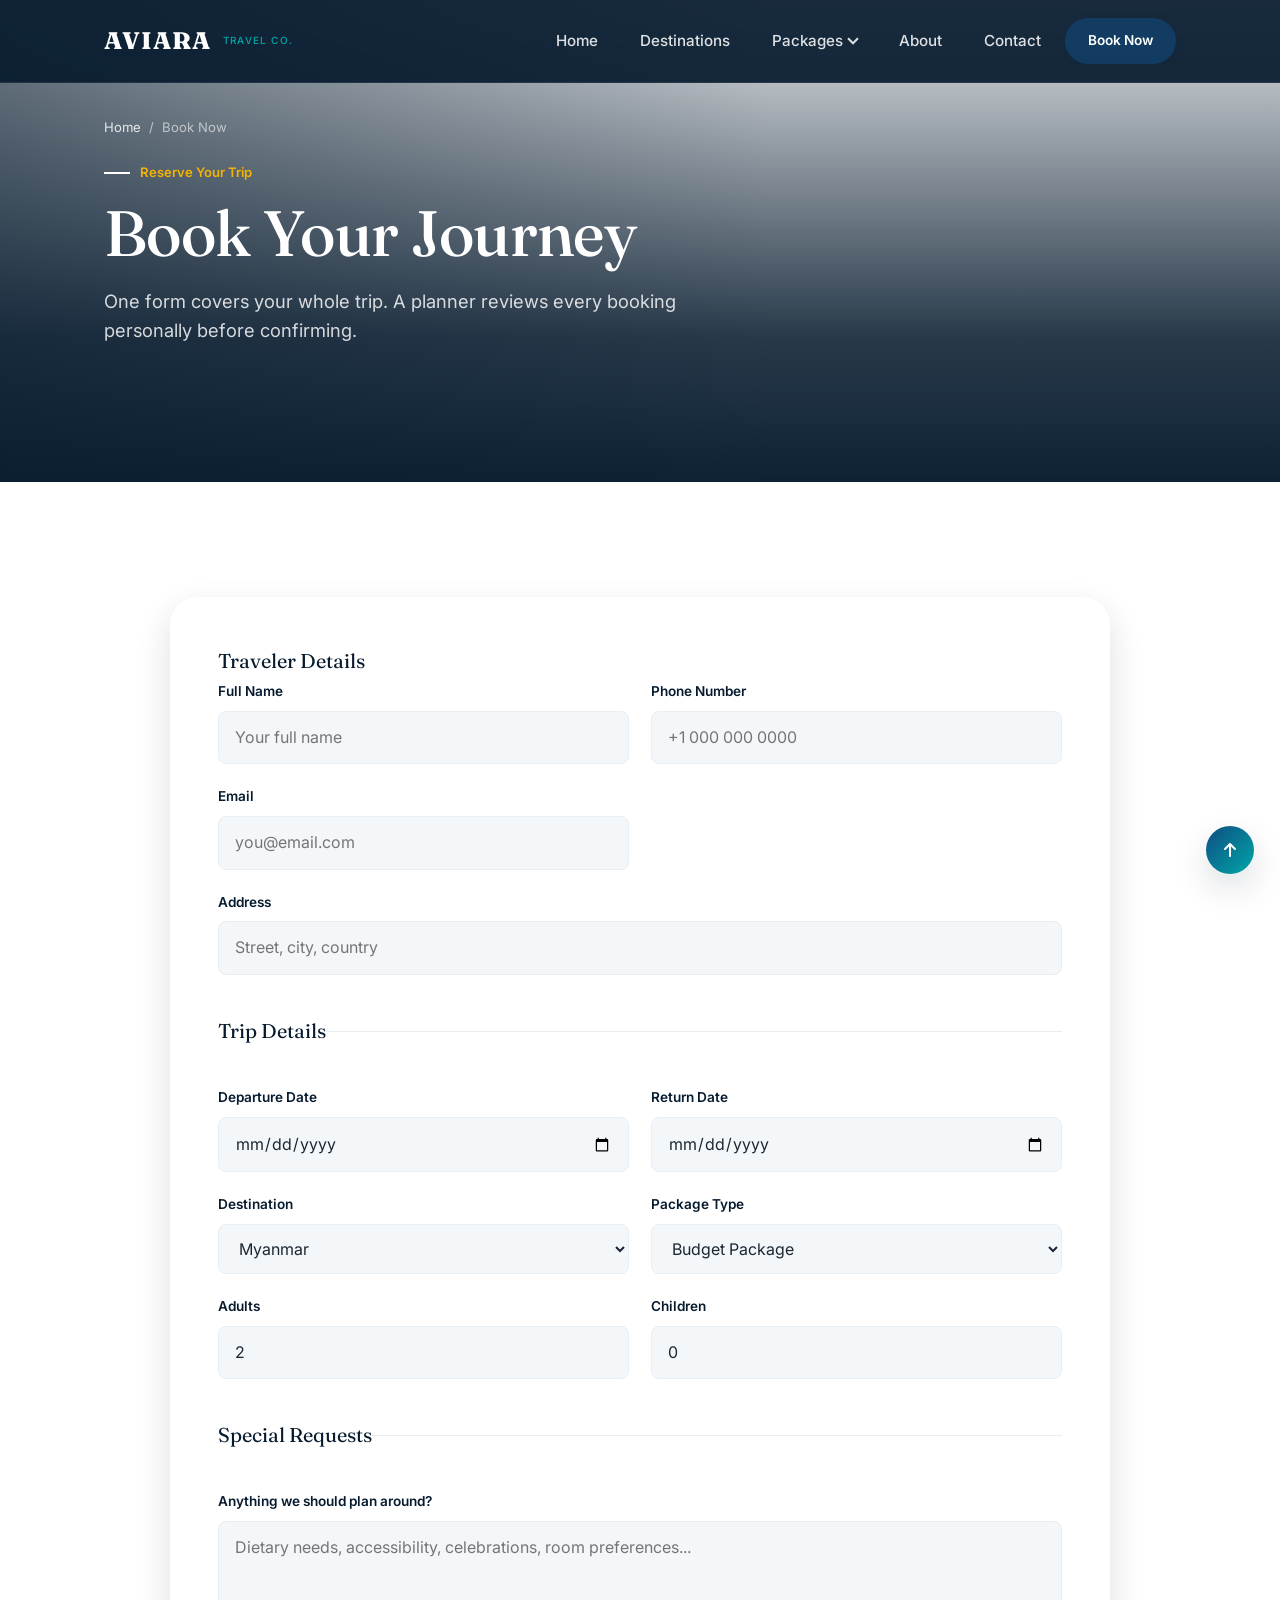
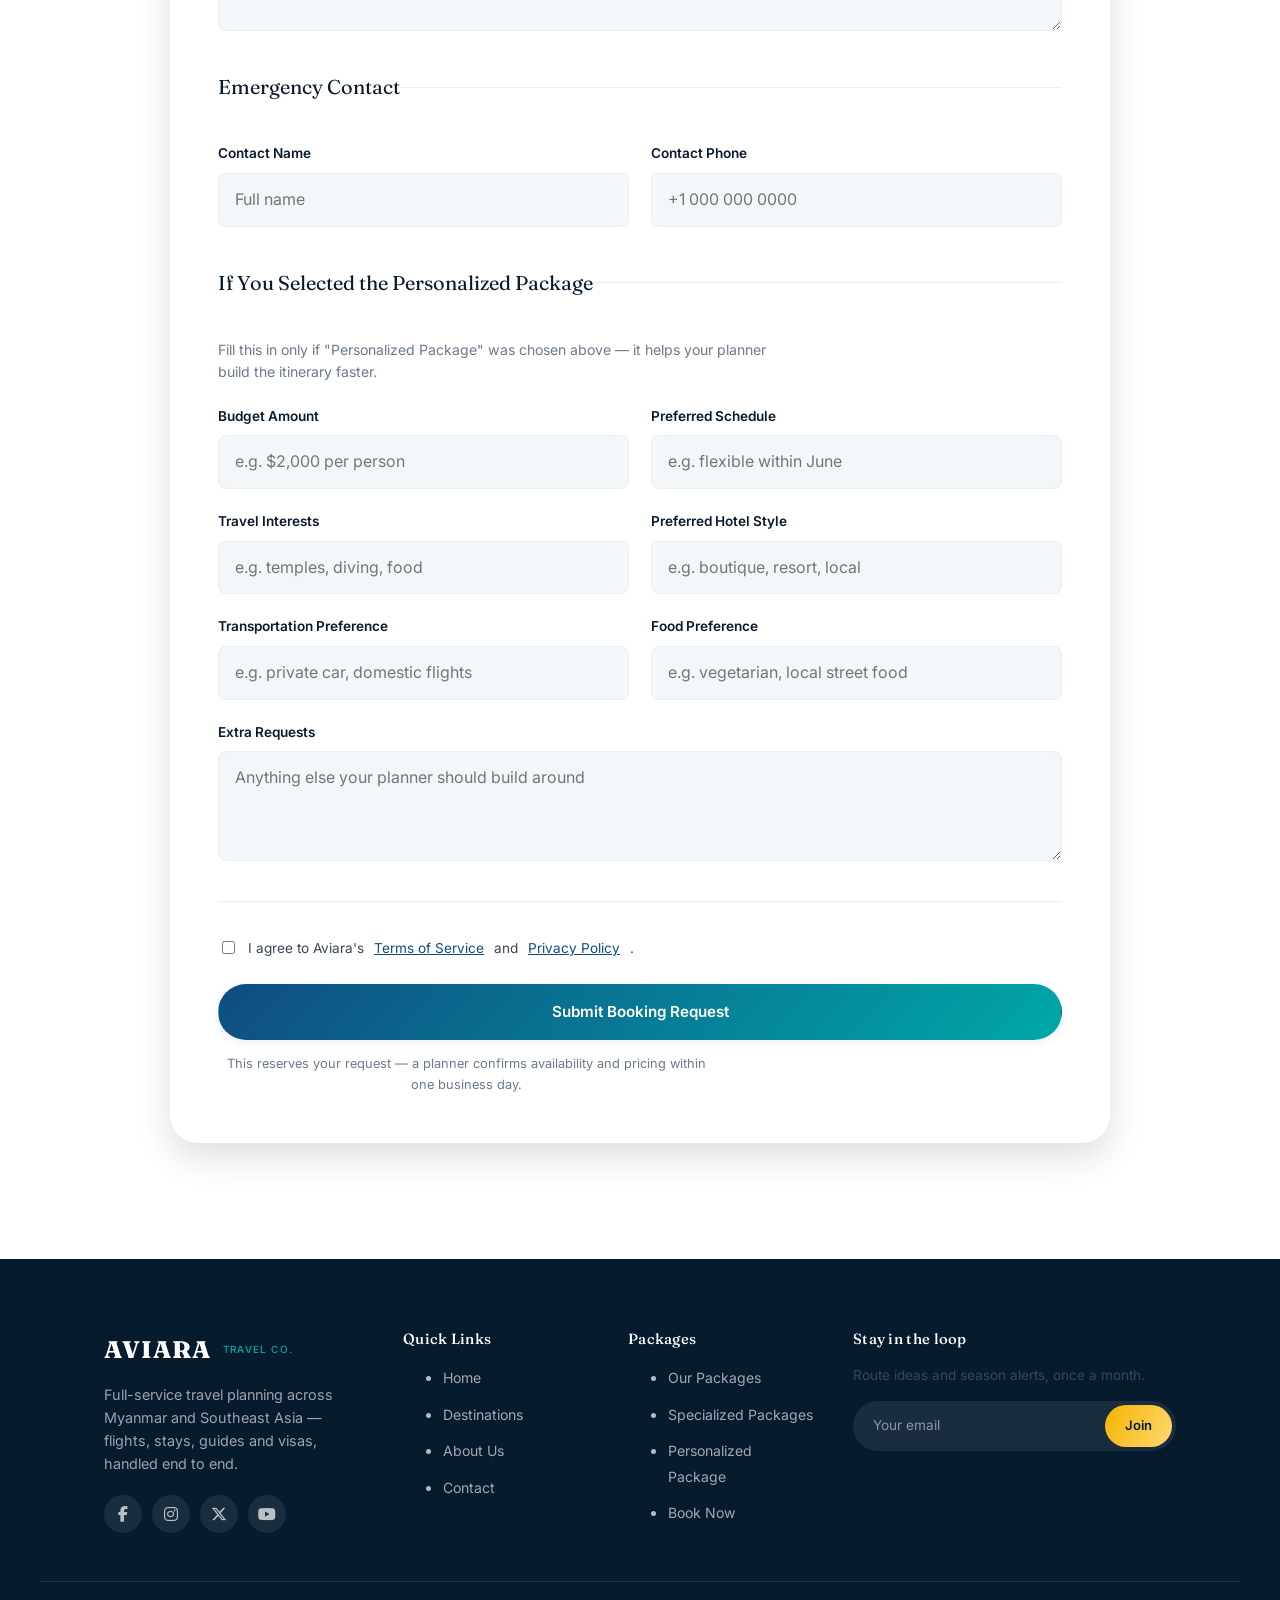
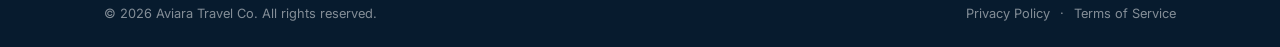
<file: booking.html>
<!DOCTYPE html>
<html lang="en">
<head>
<meta charset="UTF-8">
<meta name="viewport" content="width=device-width, initial-scale=1.0">
<title>Book Now — Aviara Travel Co.</title>
<meta name="description" content="Book your Myanmar or Southeast Asia trip with Aviara — one form, every detail covered.">
<link rel="preconnect" href="https://fonts.googleapis.com">
<link rel="stylesheet" href="https://cdnjs.cloudflare.com/ajax/libs/font-awesome/6.5.1/css/all.min.css">
<link rel="stylesheet" href="style.css">
</head>
<body>

<header class="site-header">
  <nav class="nav container">
    <a href="index.html" class="brand">AVIARA<span>Travel Co.</span></a>
    <input type="checkbox" id="nav-toggle" class="nav-toggle">
    <label for="nav-toggle" class="hamburger" aria-label="Toggle menu"><span></span><span></span><span></span></label>
    <ul class="nav-menu">
      <li><a href="index.html">Home</a></li>
      <li><a href="destinations.html">Destinations</a></li>
      <li class="has-dropdown">
        <a href="our-package.html">Packages <span class="caret"></span></a>
        <div class="dropdown">
          <a href="our-package.html"><strong>Our Packages</strong><small>Budget, Standard &amp; Exclusive tiers</small></a>
          <a href="specialized-package.html"><strong>Specialized Packages</strong><small>Adventure, honeymoon &amp; food journeys</small></a>
          <a href="personalized-package.html"><strong>Personalized Package</strong><small>Build a trip around you</small></a>
        </div>
      </li>
      <li><a href="about.html">About</a></li>
      <li><a href="contact.html">Contact</a></li>
      <li class="nav-cta is-active"><a href="booking.html" class="btn btn--gold btn--sm">Book Now</a></li>
    </ul>
  </nav>
</header>

<section class="hero hero--page" style="min-height:38vh; background-image:url('https://images.unsplash.com/photo-1488646953014-85cb44e25828?q=80&w=1800&auto=format&fit=crop');">
  <div class="container">
    <div class="hero-content">
      <div class="crumbs"><a href="index.html">Home</a> / <span>Book Now</span></div>
      <p class="eyebrow">Reserve Your Trip</p>
      <h1>Book Your Journey</h1>
      <p class="lead">One form covers your whole trip. A planner reviews every booking personally before confirming.</p>
    </div>
  </div>
</section>

<section class="section">
  <div class="container">
    <form class="form-panel" style="max-width:940px; margin-inline:auto;">

      <!-- TRAVELER DETAILS -->
      <fieldset class="form-section" style="margin-top:0; padding-top:0; border-top:none;">
        <legend>Traveler Details</legend>
        <div class="form-grid">
          <div class="field">
            <label for="bk-name">Full Name</label>
            <input type="text" id="bk-name" name="full_name" placeholder="Your full name" required>
          </div>
          <div class="field">
            <label for="bk-phone">Phone Number</label>
            <input type="tel" id="bk-phone" name="phone" placeholder="+1 000 000 0000" required>
          </div>
          <div class="field">
            <label for="bk-email">Email</label>
            <input type="email" id="bk-email" name="email" placeholder="you@email.com" required>
          </div>
          <div class="field full">
            <label for="bk-address">Address</label>
            <input type="text" id="bk-address" name="address" placeholder="Street, city, country">
          </div>
        </div>
      </fieldset>

      <!-- TRIP DETAILS -->
      <fieldset class="form-section">
        <legend>Trip Details</legend>
        <div class="form-grid">
          <div class="field">
            <label for="bk-depart">Departure Date</label>
            <input type="date" id="bk-depart" name="departure_date" required>
          </div>
          <div class="field">
            <label for="bk-return">Return Date</label>
            <input type="date" id="bk-return" name="return_date" required>
          </div>
          <div class="field">
            <label for="bk-destination">Destination</label>
            <select id="bk-destination" name="destination">
              <option>Myanmar</option>
              <option>Thailand</option>
              <option>Vietnam</option>
              <option>Singapore</option>
              <option>Malaysia</option>
              <option>Indonesia</option>
              <option>Cambodia</option>
              <option>Multi-country route</option>
            </select>
          </div>
          <div class="field">
            <label for="bk-package">Package Type</label>
            <select id="bk-package" name="package_type">
              <option>Budget Package</option>
              <option>Standard Package</option>
              <option>Exclusive Package</option>
              <option>Adventure &amp; Nature</option>
              <option>Honeymoon &amp; Couples</option>
              <option>Food &amp; Culture</option>
              <option>Personalized Package</option>
            </select>
          </div>
          <div class="field">
            <label for="bk-adults">Adults</label>
            <input type="number" id="bk-adults" name="adults" min="1" value="2">
          </div>
          <div class="field">
            <label for="bk-children">Children</label>
            <input type="number" id="bk-children" name="children" min="0" value="0">
          </div>
        </div>
      </fieldset>

      <!-- SPECIAL REQUESTS -->
      <fieldset class="form-section">
        <legend>Special Requests</legend>
        <div class="form-grid">
          <div class="field full">
            <label for="bk-requests">Anything we should plan around?</label>
            <textarea id="bk-requests" name="special_requests" placeholder="Dietary needs, accessibility, celebrations, room preferences..."></textarea>
          </div>
        </div>
      </fieldset>

      <!-- EMERGENCY CONTACT -->
      <fieldset class="form-section">
        <legend>Emergency Contact</legend>
        <div class="form-grid">
          <div class="field">
            <label for="bk-ec-name">Contact Name</label>
            <input type="text" id="bk-ec-name" name="emergency_name" placeholder="Full name">
          </div>
          <div class="field">
            <label for="bk-ec-phone">Contact Phone</label>
            <input type="tel" id="bk-ec-phone" name="emergency_phone" placeholder="+1 000 000 0000">
          </div>
        </div>
      </fieldset>

      <!-- PERSONALIZED PACKAGE ADD-ON -->
      <fieldset class="form-section">
        <legend>If You Selected the Personalized Package</legend>
        <p class="section-sub">Fill this in only if "Personalized Package" was chosen above — it helps your planner build the itinerary faster.</p>
        <div class="form-grid">
          <div class="field">
            <label for="bk-p-budget">Budget Amount</label>
            <input type="text" id="bk-p-budget" name="p_budget" placeholder="e.g. $2,000 per person">
          </div>
          <div class="field">
            <label for="bk-p-schedule">Preferred Schedule</label>
            <input type="text" id="bk-p-schedule" name="p_schedule" placeholder="e.g. flexible within June">
          </div>
          <div class="field">
            <label for="bk-p-interests">Travel Interests</label>
            <input type="text" id="bk-p-interests" name="p_interests" placeholder="e.g. temples, diving, food">
          </div>
          <div class="field">
            <label for="bk-p-hotel">Preferred Hotel Style</label>
            <input type="text" id="bk-p-hotel" name="p_hotel" placeholder="e.g. boutique, resort, local">
          </div>
          <div class="field">
            <label for="bk-p-transport">Transportation Preference</label>
            <input type="text" id="bk-p-transport" name="p_transport" placeholder="e.g. private car, domestic flights">
          </div>
          <div class="field">
            <label for="bk-p-food">Food Preference</label>
            <input type="text" id="bk-p-food" name="p_food" placeholder="e.g. vegetarian, local street food">
          </div>
          <div class="field full">
            <label for="bk-p-extra">Extra Requests</label>
            <textarea id="bk-p-extra" name="p_extra" placeholder="Anything else your planner should build around"></textarea>
          </div>
        </div>
      </fieldset>

      <!-- TERMS + SUBMIT -->
      <fieldset class="form-section">
        <label class="field-check">
          <input type="checkbox" name="terms" required>
          I agree to Aviara's <a href="#" style="color:var(--primary); text-decoration:underline;">Terms of Service</a> and <a href="#" style="color:var(--primary); text-decoration:underline;">Privacy Policy</a>.
        </label>
        <button type="submit" class="btn btn--primary btn--block" style="margin-top:24px;">Submit Booking Request</button>
        <p style="font-size:.8rem; color:var(--gray); margin-top:14px; text-align:center;">This reserves your request — a planner confirms availability and pricing within one business day.</p>
      </fieldset>

    </form>
  </div>
</section>

<footer class="site-footer">
  <div class="container footer-top">
    <div class="footer-brand">
      <a href="index.html" class="brand">AVIARA<span>Travel Co.</span></a>
      <p>Full-service travel planning across Myanmar and Southeast Asia — flights, stays, guides and visas, handled end to end.</p>
      <div class="footer-social">
        <a href="#" aria-label="Facebook"><i class="fa-brands fa-facebook-f"></i></a>
        <a href="#" aria-label="Instagram"><i class="fa-brands fa-instagram"></i></a>
        <a href="#" aria-label="X"><i class="fa-brands fa-x-twitter"></i></a>
        <a href="#" aria-label="YouTube"><i class="fa-brands fa-youtube"></i></a>
      </div>
    </div>
    <div class="footer-col">
      <h4>Quick Links</h4>
      <ul>
        <li><a href="index.html">Home</a></li>
        <li><a href="destinations.html">Destinations</a></li>
        <li><a href="about.html">About Us</a></li>
        <li><a href="contact.html">Contact</a></li>
      </ul>
    </div>
    <div class="footer-col">
      <h4>Packages</h4>
      <ul>
        <li><a href="our-package.html">Our Packages</a></li>
        <li><a href="specialized-package.html">Specialized Packages</a></li>
        <li><a href="personalized-package.html">Personalized Package</a></li>
        <li><a href="booking.html">Book Now</a></li>
      </ul>
    </div>
    <div class="footer-col">
      <h4>Stay in the loop</h4>
      <p style="font-size:.85rem; margin-bottom:14px;">Route ideas and season alerts, once a month.</p>
      <form class="newsletter">
        <label for="newsletter-email" class="sr-only" style="position:absolute; left:-9999px;">Email address</label>
        <input type="email" id="newsletter-email" placeholder="Your email">
        <button type="submit">Join</button>
      </form>
    </div>
  </div>
  <div class="container footer-bottom">
    <span>© 2026 Aviara Travel Co. All rights reserved.</span>
    <div class="flex gap-sm">
      <a href="#">Privacy Policy</a>
      <span>·</span>
      <a href="#">Terms of Service</a>
    </div>
  </div>
</footer>

<a href="#" class="back-to-top" aria-label="Back to top"><i class="fa-solid fa-arrow-up"></i></a>

</body>
</html>
</file>
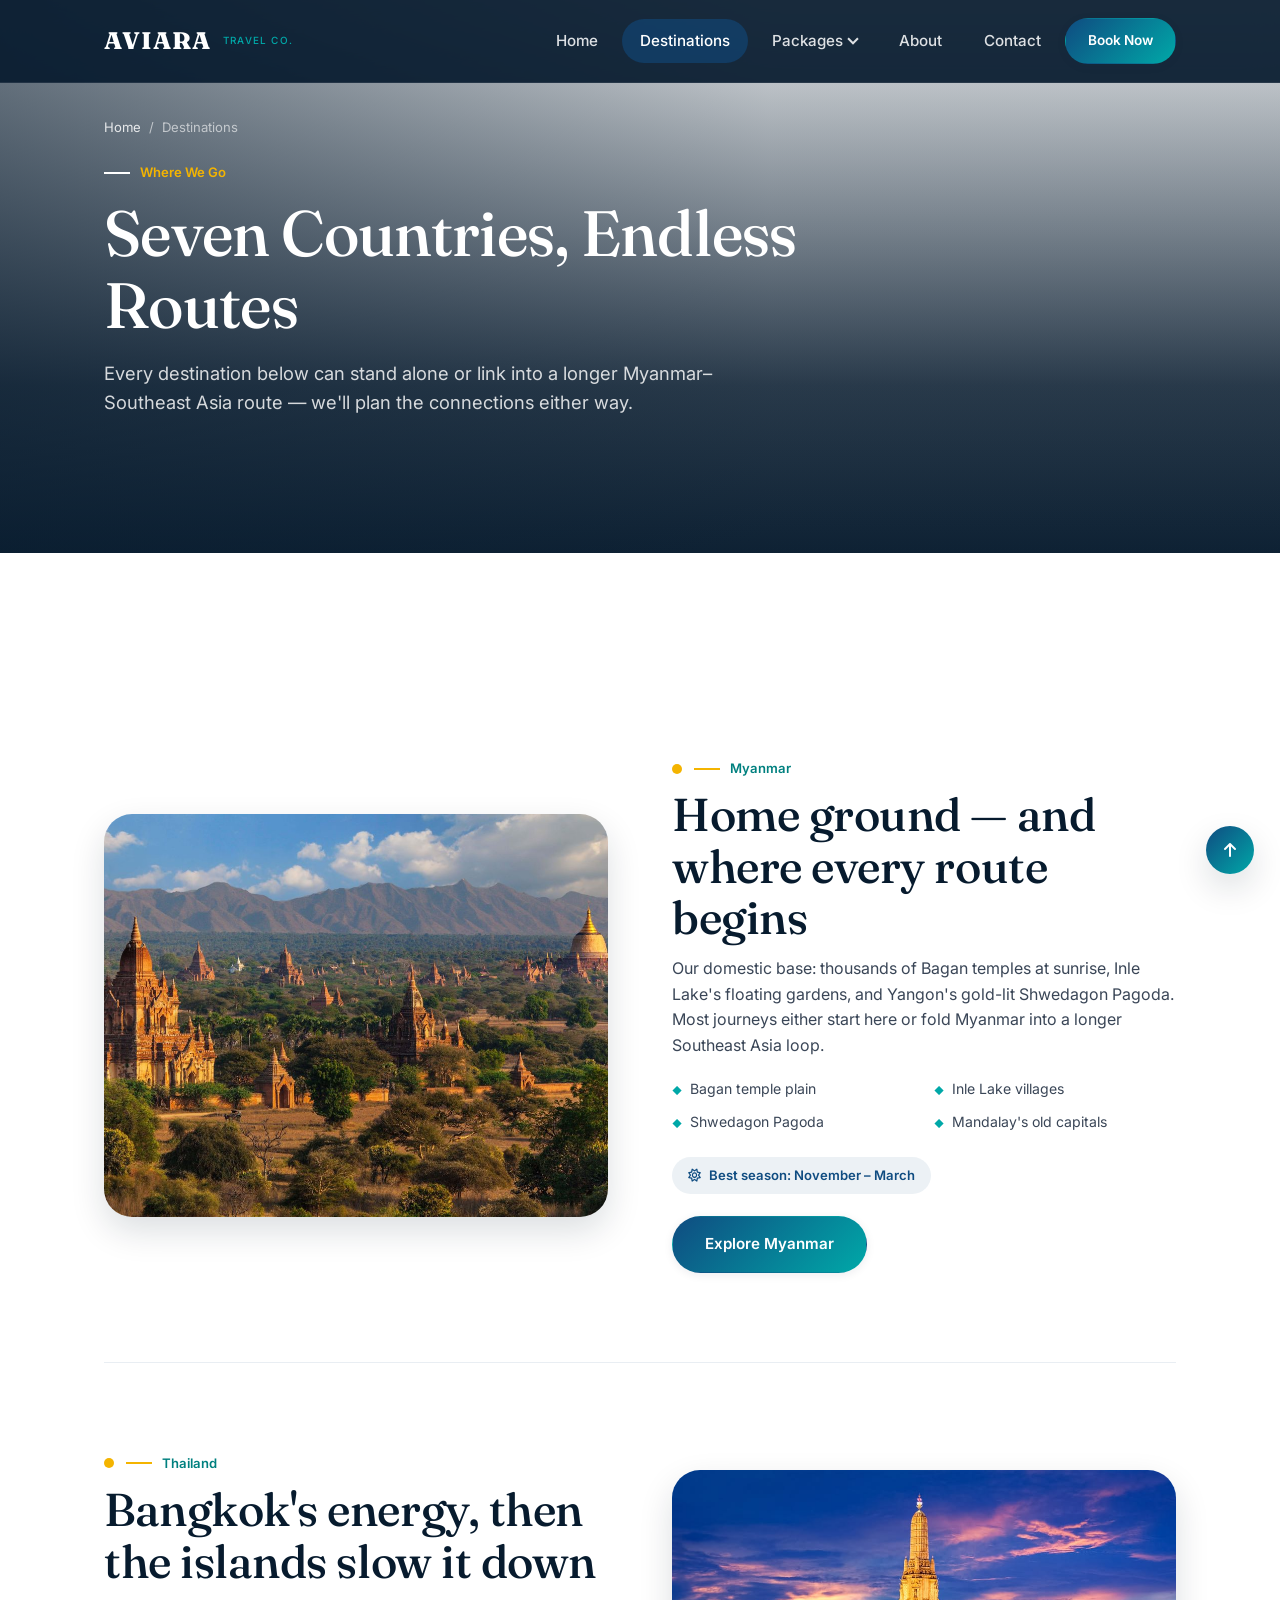
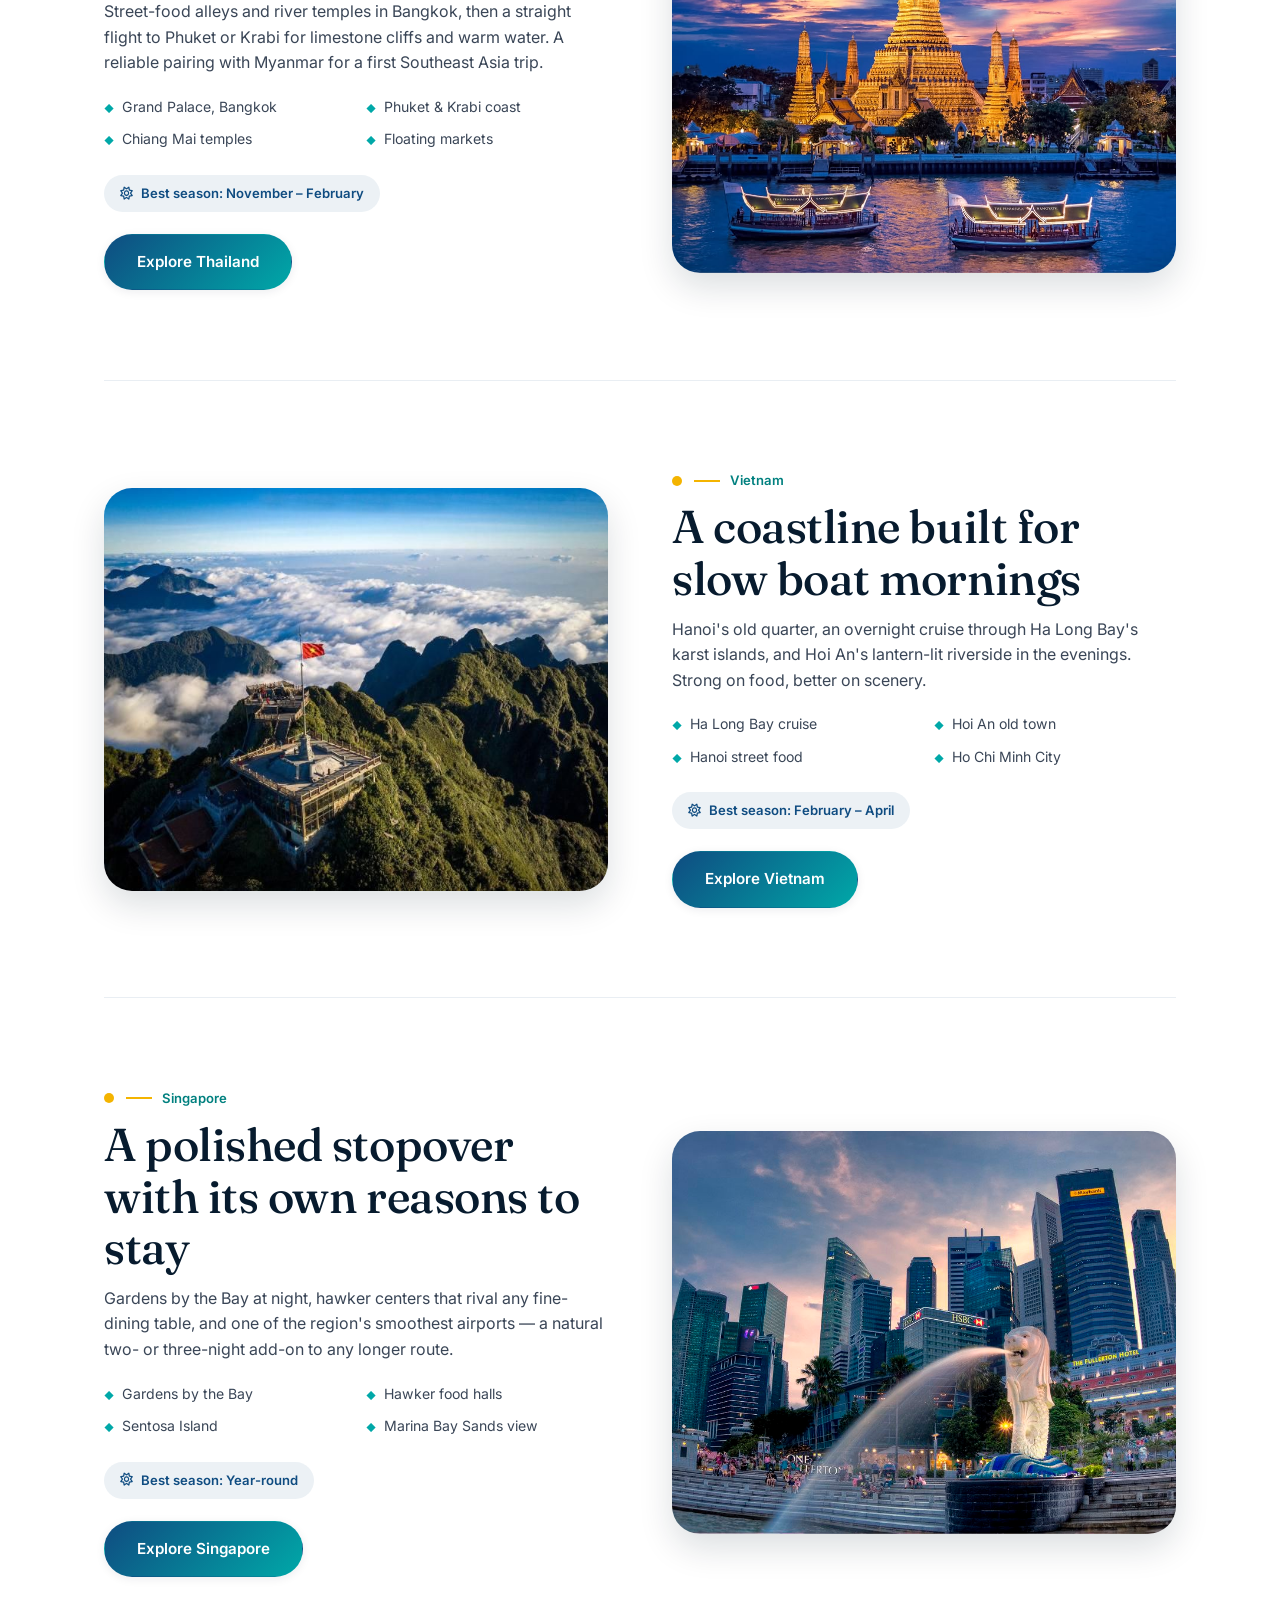
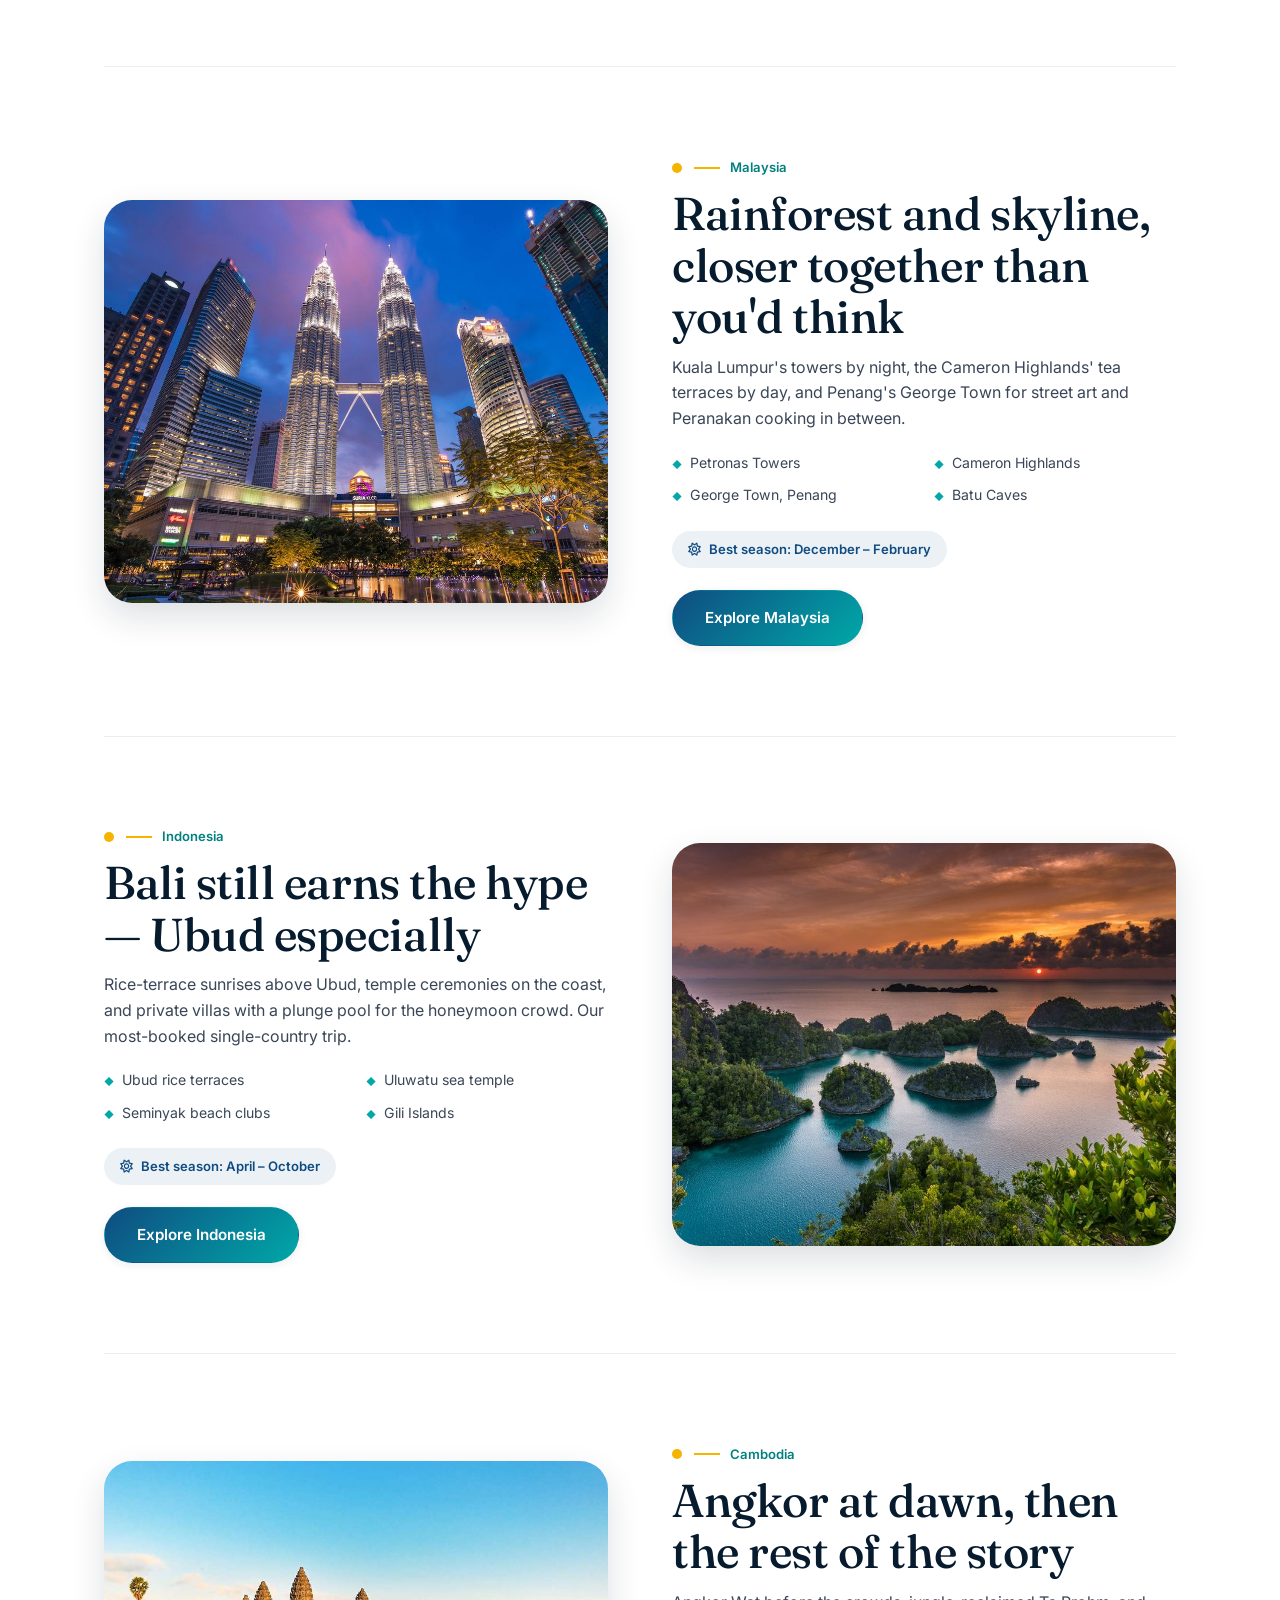
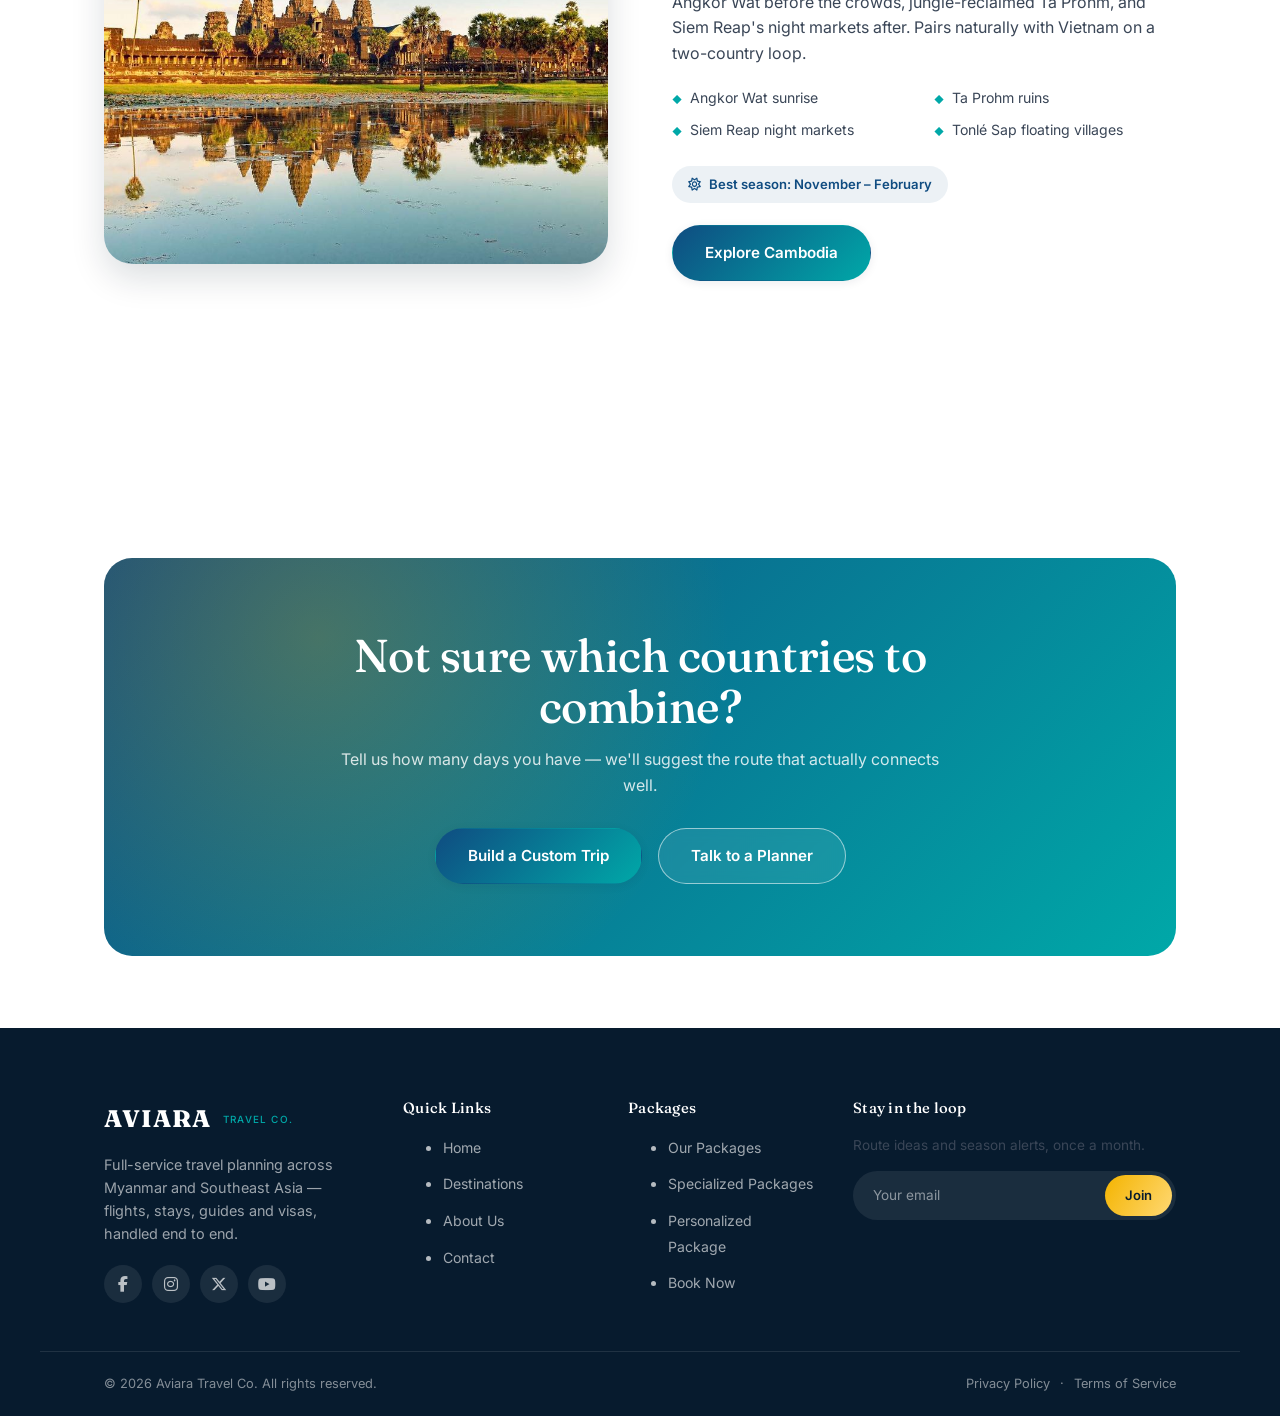
<file: destinations.html>
<!DOCTYPE html>
<html lang="en">
<head>
<meta charset="UTF-8">
<meta name="viewport" content="width=device-width, initial-scale=1.0">
<title>Destinations — Aviara Travel Co.</title>
<meta name="description" content="Seven destinations across Myanmar and Southeast Asia — highlights, attractions and the best season to visit each.">
<link rel="preconnect" href="https://fonts.googleapis.com">
<link rel="stylesheet" href="https://cdnjs.cloudflare.com/ajax/libs/font-awesome/6.5.1/css/all.min.css">
<link rel="stylesheet" href="style.css">
</head>
<body>

<header class="site-header">
  <nav class="nav container">
    <a href="index.html" class="brand">AVIARA<span>Travel Co.</span></a>
    <input type="checkbox" id="nav-toggle" class="nav-toggle">
    <label for="nav-toggle" class="hamburger" aria-label="Toggle menu"><span></span><span></span><span></span></label>
    <ul class="nav-menu">
      <li><a href="index.html">Home</a></li>
      <li class="is-active"><a href="destinations.html">Destinations</a></li>
      <li class="has-dropdown">
        <a href="our-package.html">Packages <span class="caret"></span></a>
        <div class="dropdown">
          <a href="our-package.html"><strong>Our Packages</strong><small>Budget, Standard &amp; Exclusive tiers</small></a>
          <a href="specialized-package.html"><strong>Specialized Packages</strong><small>Adventure, honeymoon &amp; food journeys</small></a>
          <a href="personalized-package.html"><strong>Personalized Package</strong><small>Build a trip around you</small></a>
        </div>
      </li>
      <li><a href="about.html">About</a></li>
      <li><a href="contact.html">Contact</a></li>
      <li class="nav-cta"><a href="booking.html" class="btn btn--gold btn--sm">Book Now</a></li>
    </ul>
  </nav>
</header>

<section class="hero hero--page" style="background-image:url('https://images.unsplash.com/photo-1552733407-5d5c46c3bb3b?q=80&w=1800&auto=format&fit=crop');">
  <div class="container">
    <div class="hero-content">
      <div class="crumbs"><a href="index.html">Home</a> / <span>Destinations</span></div>
      <p class="eyebrow">Where We Go</p>
      <h1>Seven Countries, Endless Routes</h1>
      <p class="lead">Every destination below can stand alone or link into a longer Myanmar–Southeast Asia route — we'll plan the connections either way.</p>
    </div>
  </div>
</section>

<section class="section">
  <div class="container">

    <!-- MYANMAR -->
    <div class="dest-block" id="myanmar">
      <div class="dest-media"><img src="image/dest.jpg" alt="Hot air balloons over Bagan temples, Myanmar"></div>
      <div class="dest-info">
        <div class="country-name"><span class="flag-dot"></span><p class="eyebrow" style="margin:0;">Myanmar</p></div>
        <h2>Home ground — and where every route begins</h2>
        <p style="margin-top:12px;">Our domestic base: thousands of Bagan temples at sunrise, Inle Lake's floating gardens, and Yangon's gold-lit Shwedagon Pagoda. Most journeys either start here or fold Myanmar into a longer Southeast Asia loop.</p>
        <ul class="highlight-list">
          <li>Bagan temple plain</li><li>Inle Lake villages</li>
          <li>Shwedagon Pagoda</li><li>Mandalay's old capitals</li>
        </ul>
        <span class="season"><i class="fa-regular fa-sun"></i> Best season: November – March</span><br>
        <a href="myanmar.html" class="btn btn--primary">Explore Myanmar</a>
      </div>
    </div>

    <!-- THAILAND -->
    <div class="dest-block is-reverse" id="thailand">
      <div class="dest-media"><img src="image/dest1.jpg" alt="Longtail boats in Phuket, Thailand"></div>
      <div class="dest-info">
        <div class="country-name"><span class="flag-dot"></span><p class="eyebrow" style="margin:0;">Thailand</p></div>
        <h2>Bangkok's energy, then the islands slow it down</h2>
        <p style="margin-top:12px;">Street-food alleys and river temples in Bangkok, then a straight flight to Phuket or Krabi for limestone cliffs and warm water. A reliable pairing with Myanmar for a first Southeast Asia trip.</p>
        <ul class="highlight-list">
          <li>Grand Palace, Bangkok</li><li>Phuket &amp; Krabi coast</li>
          <li>Chiang Mai temples</li><li>Floating markets</li>
        </ul>
        <span class="season"><i class="fa-regular fa-sun"></i> Best season: November – February</span><br>
        <a href="thailand.html" class="btn btn--primary">Explore Thailand</a>
      </div>
    </div>

    <!-- VIETNAM -->
    <div class="dest-block" id="vietnam">
      <div class="dest-media"><img src="image/dest2.jpg" alt="Limestone karsts of Ha Long Bay, Vietnam"></div>
      <div class="dest-info">
        <div class="country-name"><span class="flag-dot"></span><p class="eyebrow" style="margin:0;">Vietnam</p></div>
        <h2>A coastline built for slow boat mornings</h2>
        <p style="margin-top:12px;">Hanoi's old quarter, an overnight cruise through Ha Long Bay's karst islands, and Hoi An's lantern-lit riverside in the evenings. Strong on food, better on scenery.</p>
        <ul class="highlight-list">
          <li>Ha Long Bay cruise</li><li>Hoi An old town</li>
          <li>Hanoi street food</li><li>Ho Chi Minh City</li>
        </ul>
        <span class="season"><i class="fa-regular fa-sun"></i> Best season: February – April</span><br>
        <a href="vietnam.html" class="btn btn--primary">Explore Vietnam</a>
      </div>
    </div>

    <!-- SINGAPORE -->
    <div class="dest-block is-reverse" id="singapore">
      <div class="dest-media"><img src="image/dest3.jpg" alt="Marina Bay skyline in Singapore"></div>
      <div class="dest-info">
        <div class="country-name"><span class="flag-dot"></span><p class="eyebrow" style="margin:0;">Singapore</p></div>
        <h2>A polished stopover with its own reasons to stay</h2>
        <p style="margin-top:12px;">Gardens by the Bay at night, hawker centers that rival any fine-dining table, and one of the region's smoothest airports — a natural two- or three-night add-on to any longer route.</p>
        <ul class="highlight-list">
          <li>Gardens by the Bay</li><li>Hawker food halls</li>
          <li>Sentosa Island</li><li>Marina Bay Sands view</li>
        </ul>
        <span class="season"><i class="fa-regular fa-sun"></i> Best season: Year-round</span><br>
        <a href="singapore.html" class="btn btn--primary">Explore Singapore</a>
      </div>
    </div>

    <!-- MALAYSIA -->
    <div class="dest-block" id="malaysia">
      <div class="dest-media"><img src="image/dest4.jpg" alt="Petronas Towers in Kuala Lumpur, Malaysia"></div>
      <div class="dest-info">
        <div class="country-name"><span class="flag-dot"></span><p class="eyebrow" style="margin:0;">Malaysia</p></div>
        <h2>Rainforest and skyline, closer together than you'd think</h2>
        <p style="margin-top:12px;">Kuala Lumpur's towers by night, the Cameron Highlands' tea terraces by day, and Penang's George Town for street art and Peranakan cooking in between.</p>
        <ul class="highlight-list">
          <li>Petronas Towers</li><li>Cameron Highlands</li>
          <li>George Town, Penang</li><li>Batu Caves</li>
        </ul>
        <span class="season"><i class="fa-regular fa-sun"></i> Best season: December – February</span><br>
        <a href="malaysia.html" class="btn btn--primary">Explore Malaysia</a>
      </div>
    </div>

    <!-- INDONESIA -->
    <div class="dest-block is-reverse" id="indonesia">
      <div class="dest-media"><img src="image/dest5.jpg" alt="Rice terraces in Ubud, Bali, Indonesia"></div>
      <div class="dest-info">
        <div class="country-name"><span class="flag-dot"></span><p class="eyebrow" style="margin:0;">Indonesia</p></div>
        <h2>Bali still earns the hype — Ubud especially</h2>
        <p style="margin-top:12px;">Rice-terrace sunrises above Ubud, temple ceremonies on the coast, and private villas with a plunge pool for the honeymoon crowd. Our most-booked single-country trip.</p>
        <ul class="highlight-list">
          <li>Ubud rice terraces</li><li>Uluwatu sea temple</li>
          <li>Seminyak beach clubs</li><li>Gili Islands</li>
        </ul>
        <span class="season"><i class="fa-regular fa-sun"></i> Best season: April – October</span><br>
        <a href="indonesia.html" class="btn btn--primary">Explore Indonesia</a>
      </div>
    </div>

    <!-- CAMBODIA -->
    <div class="dest-block" id="cambodia">
      <div class="dest-media"><img src="image/dest6.jpg" alt="Angkor Wat temple at sunrise, Cambodia"></div>
      <div class="dest-info">
        <div class="country-name"><span class="flag-dot"></span><p class="eyebrow" style="margin:0;">Cambodia</p></div>
        <h2>Angkor at dawn, then the rest of the story</h2>
        <p style="margin-top:12px;">Angkor Wat before the crowds, jungle-reclaimed Ta Prohm, and Siem Reap's night markets after. Pairs naturally with Vietnam on a two-country loop.</p>
        <ul class="highlight-list">
          <li>Angkor Wat sunrise</li><li>Ta Prohm ruins</li>
          <li>Siem Reap night markets</li><li>Tonlé Sap floating villages</li>
        </ul>
        <span class="season"><i class="fa-regular fa-sun"></i> Best season: November – February</span><br>
        <a href="cambodia.html" class="btn btn--primary">Explore Cambodia</a>
      </div>
    </div>

  </div>
</section>

<section class="section section--tight">
  <div class="container">
    <div class="cta-band">
      <h2>Not sure which countries to combine?</h2>
      <p>Tell us how many days you have — we'll suggest the route that actually connects well.</p>
      <div class="hero-actions">
        <a href="personalized-package.html" class="btn btn--gold">Build a Custom Trip</a>
        <a href="contact.html" class="btn btn--ghost">Talk to a Planner</a>
      </div>
    </div>
  </div>
</section>

<footer class="site-footer">
  <div class="container footer-top">
    <div class="footer-brand">
      <a href="index.html" class="brand">AVIARA<span>Travel Co.</span></a>
      <p>Full-service travel planning across Myanmar and Southeast Asia — flights, stays, guides and visas, handled end to end.</p>
      <div class="footer-social">
        <a href="#" aria-label="Facebook"><i class="fa-brands fa-facebook-f"></i></a>
        <a href="#" aria-label="Instagram"><i class="fa-brands fa-instagram"></i></a>
        <a href="#" aria-label="X"><i class="fa-brands fa-x-twitter"></i></a>
        <a href="#" aria-label="YouTube"><i class="fa-brands fa-youtube"></i></a>
      </div>
    </div>
    <div class="footer-col">
      <h4>Quick Links</h4>
      <ul>
        <li><a href="index.html">Home</a></li>
        <li><a href="destinations.html">Destinations</a></li>
        <li><a href="about.html">About Us</a></li>
        <li><a href="contact.html">Contact</a></li>
      </ul>
    </div>
    <div class="footer-col">
      <h4>Packages</h4>
      <ul>
        <li><a href="our-package.html">Our Packages</a></li>
        <li><a href="specialized-package.html">Specialized Packages</a></li>
        <li><a href="personalized-package.html">Personalized Package</a></li>
        <li><a href="booking.html">Book Now</a></li>
      </ul>
    </div>
    <div class="footer-col">
      <h4>Stay in the loop</h4>
      <p style="font-size:.85rem; margin-bottom:14px;">Route ideas and season alerts, once a month.</p>
      <form class="newsletter">
        <label for="newsletter-email" class="sr-only" style="position:absolute; left:-9999px;">Email address</label>
        <input type="email" id="newsletter-email" placeholder="Your email">
        <button type="submit">Join</button>
      </form>
    </div>
  </div>
  <div class="container footer-bottom">
    <span>© 2026 Aviara Travel Co. All rights reserved.</span>
    <div class="flex gap-sm">
      <a href="#">Privacy Policy</a>
      <span>·</span>
      <a href="#">Terms of Service</a>
    </div>
  </div>
</footer>

<a href="#" class="back-to-top" aria-label="Back to top"><i class="fa-solid fa-arrow-up"></i></a>

</body>
</html>
</file>
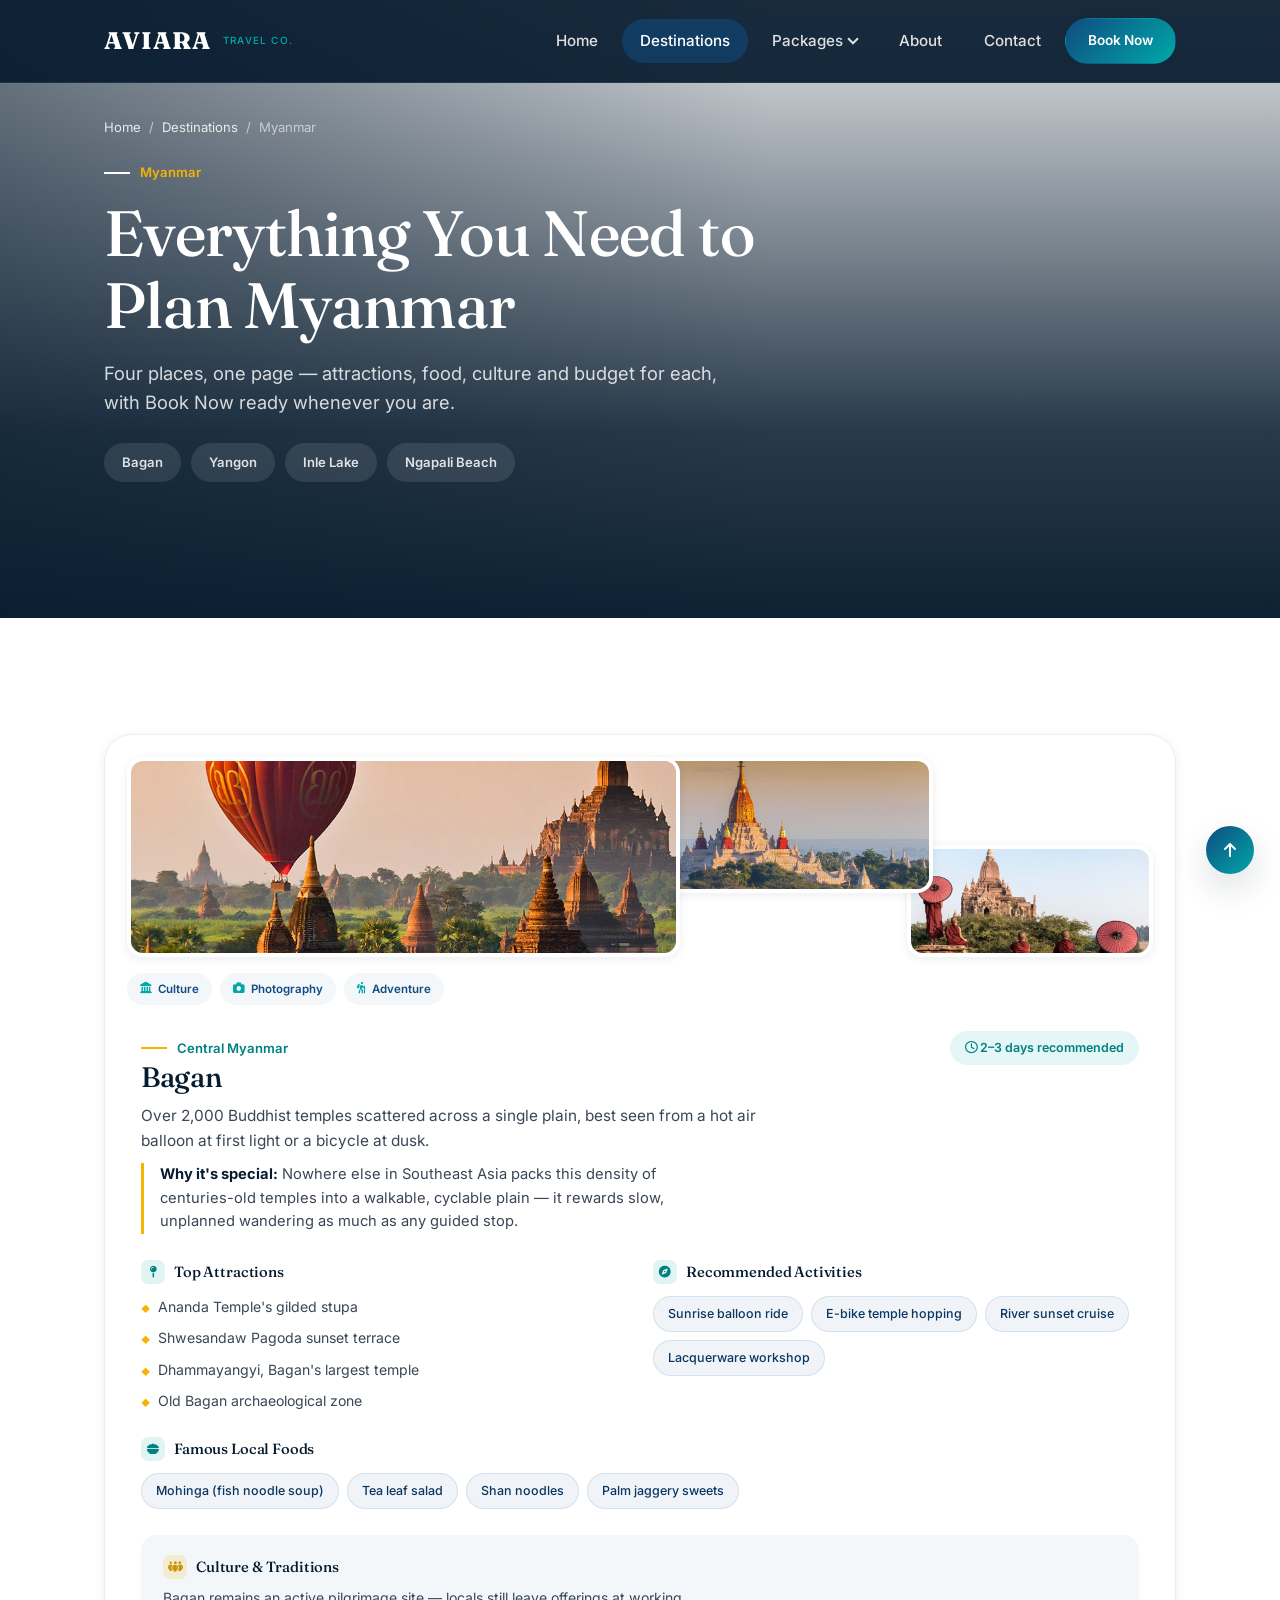
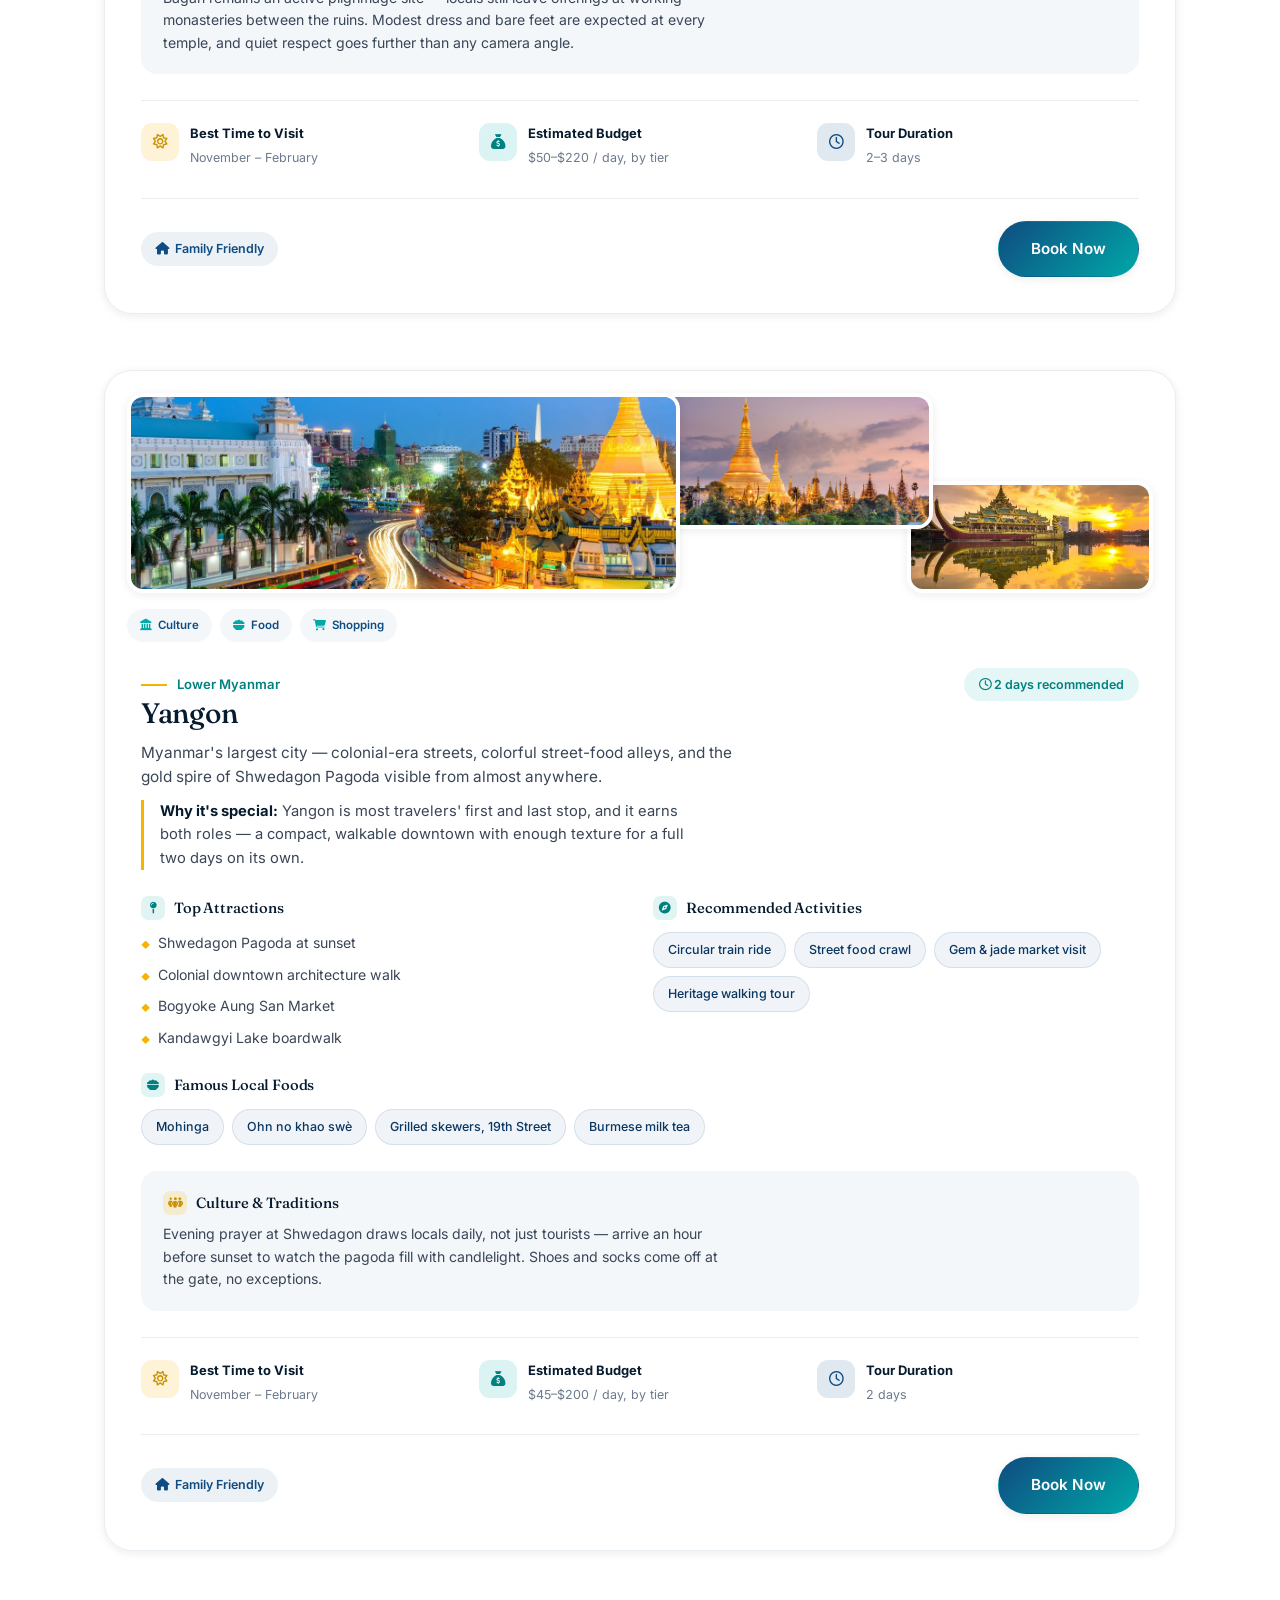
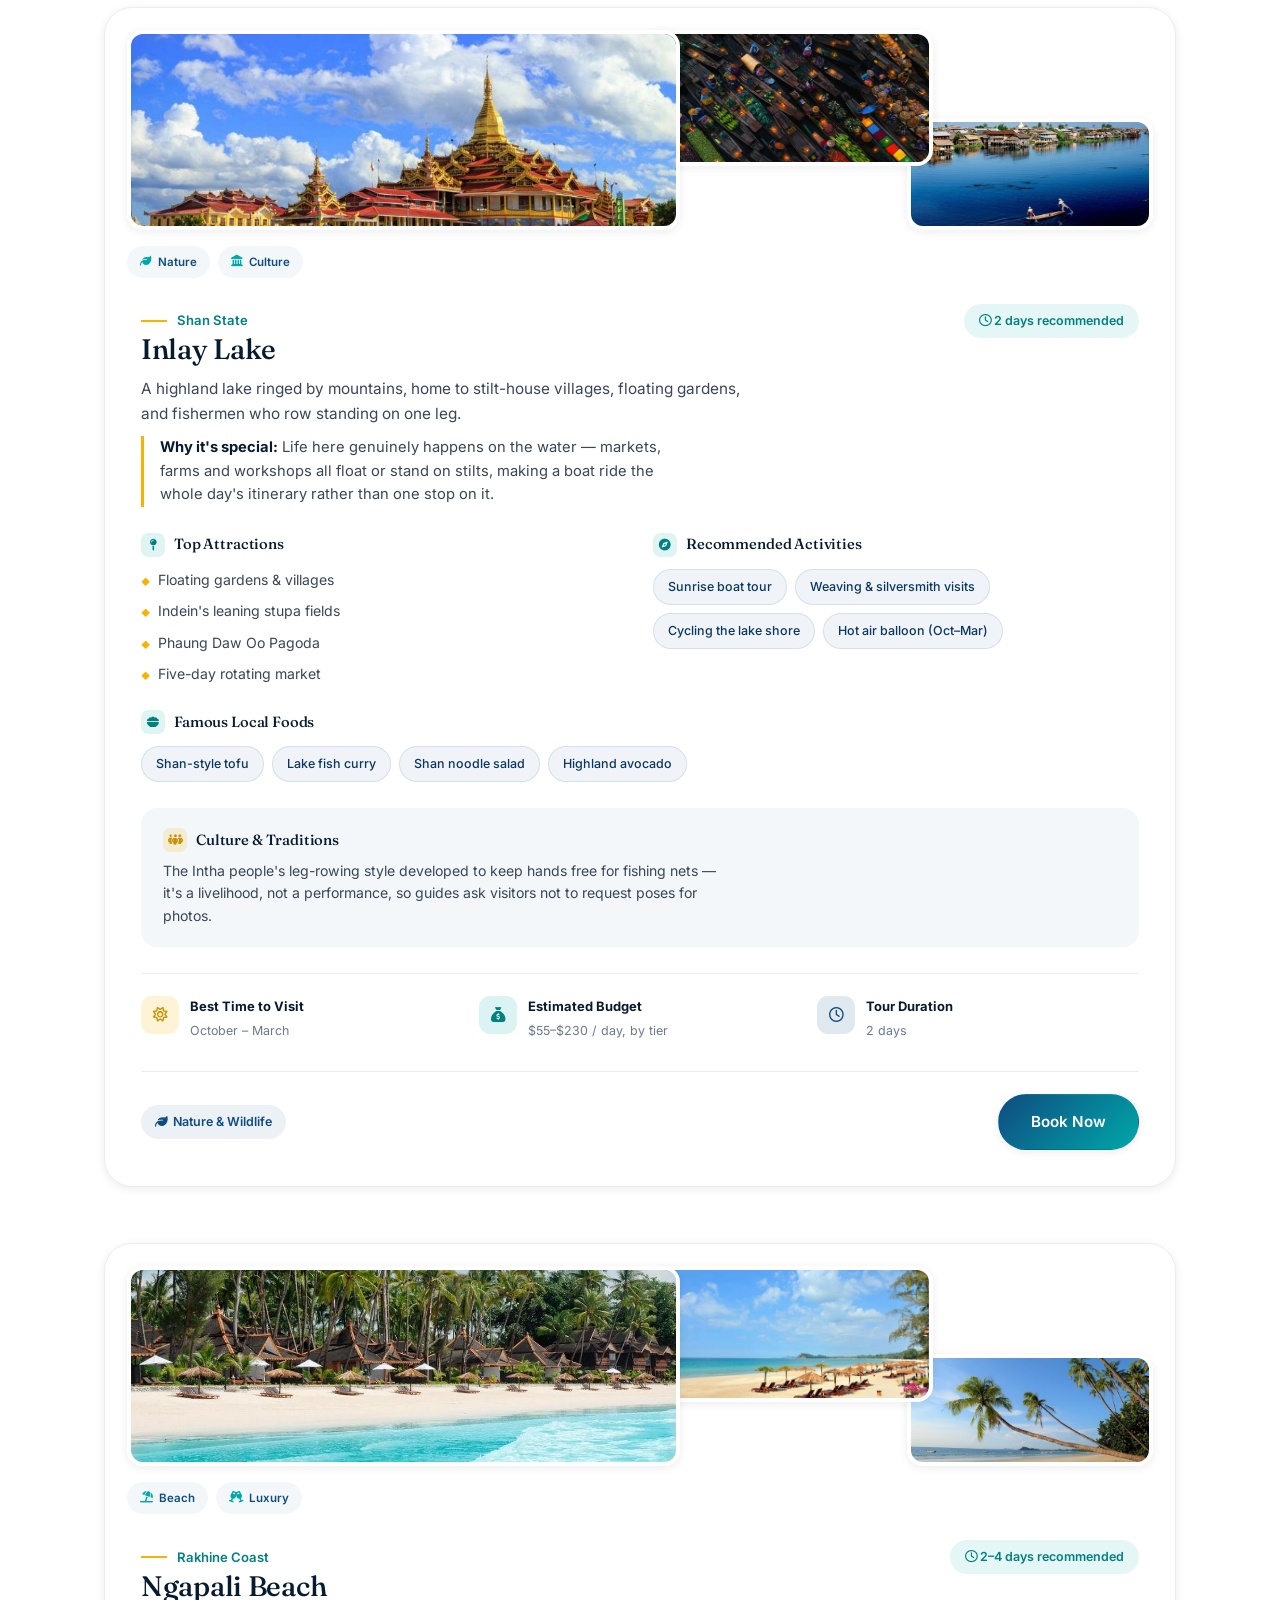
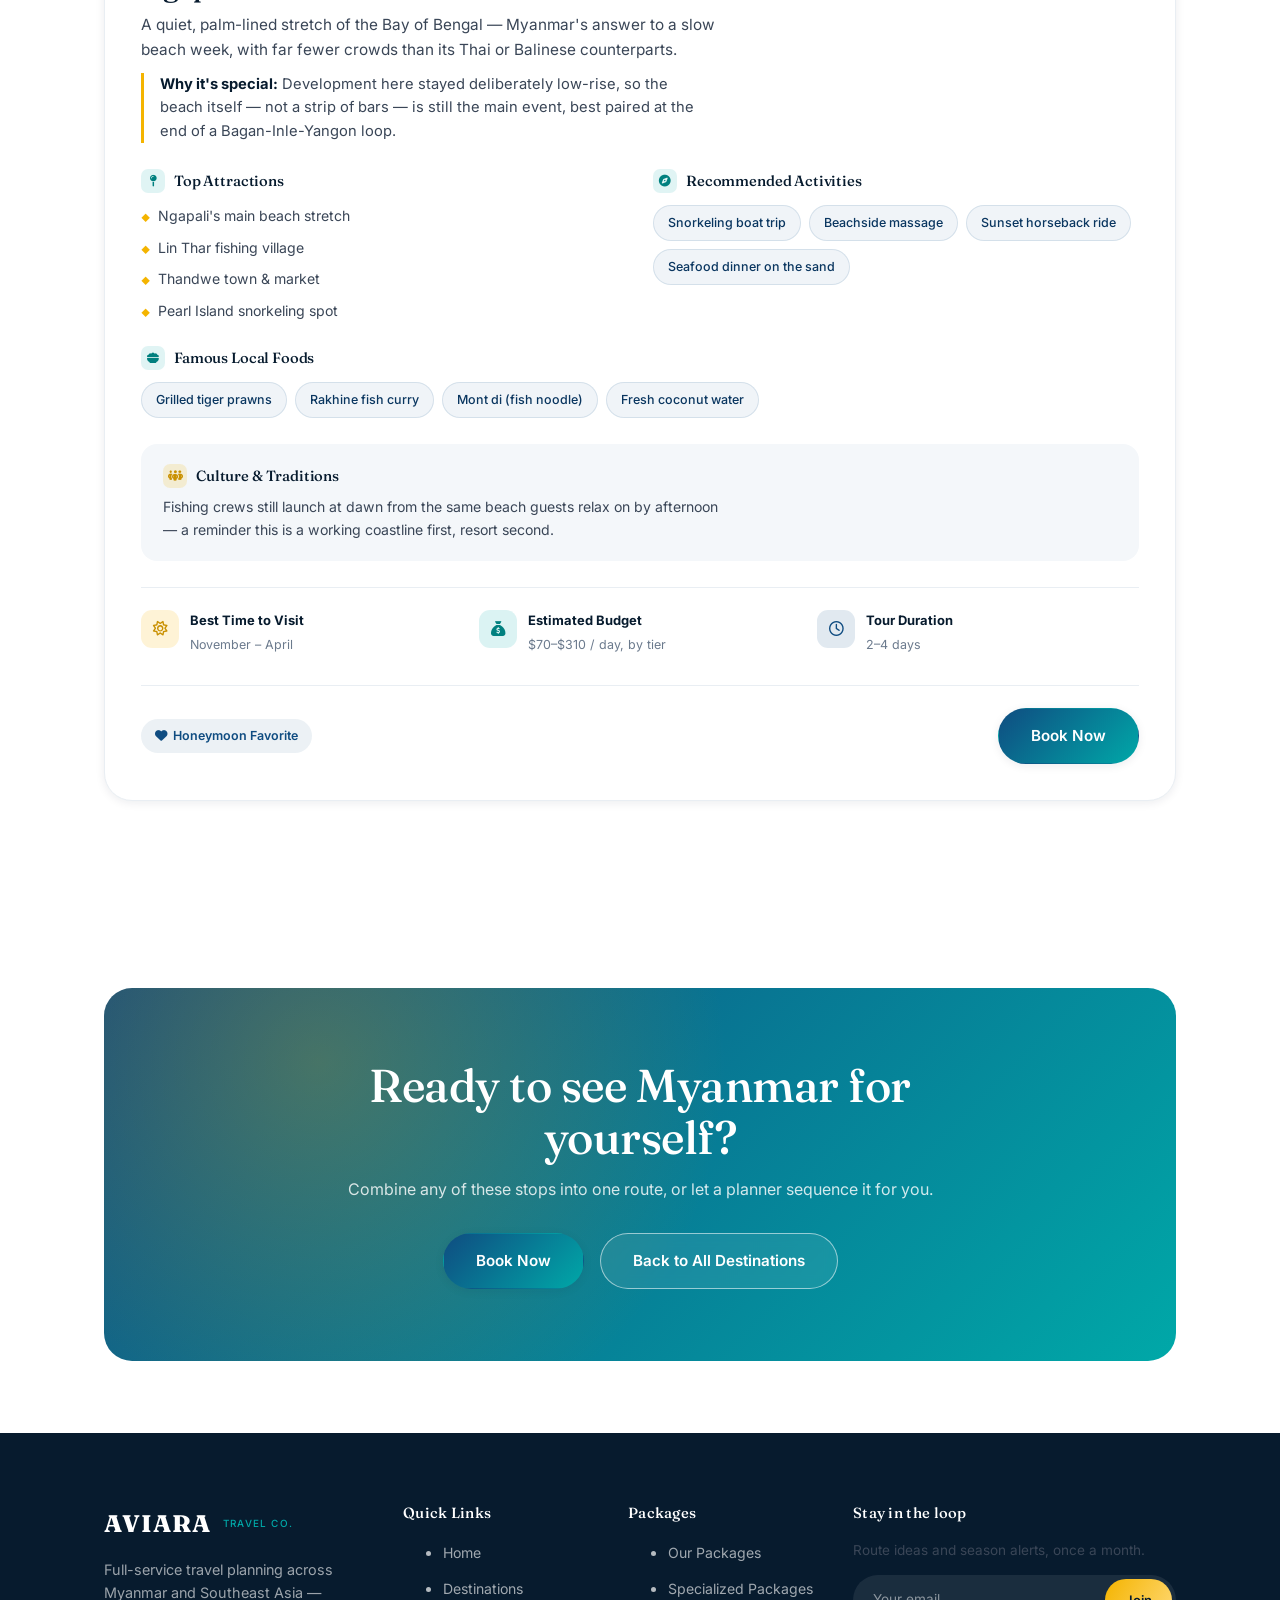
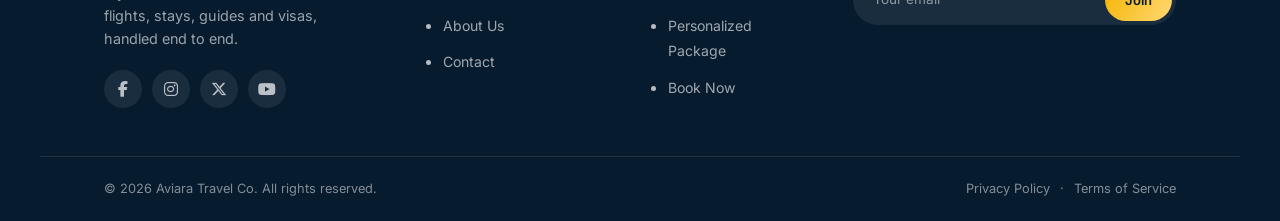
<file: myanmar.html>
<!DOCTYPE html>
<html lang="en">
<head>
<meta charset="UTF-8">
<meta name="viewport" content="width=device-width, initial-scale=1.0">
<title>Myanmar Destinations — Aviara Travel Co.</title>
<meta name="description" content="Everything to know about traveling Myanmar — Bagan, Yangon, Inle Lake and Ngapali Beach — attractions, food, culture and booking, all on one page.">
<link rel="preconnect" href="https://fonts.googleapis.com">
<link rel="stylesheet" href="https://cdnjs.cloudflare.com/ajax/libs/font-awesome/6.5.1/css/all.min.css">
<link rel="stylesheet" href="style.css">
</head>
<body>

<header class="site-header">
  <nav class="nav container">
    <a href="index.html" class="brand">AVIARA<span>Travel Co.</span></a>
    <input type="checkbox" id="nav-toggle" class="nav-toggle">
    <label for="nav-toggle" class="hamburger" aria-label="Toggle menu"><span></span><span></span><span></span></label>
    <ul class="nav-menu">
      <li><a href="index.html">Home</a></li>
      <li class="is-active"><a href="destinations.html">Destinations</a></li>
      <li class="has-dropdown">
        <a href="our-package.html">Packages <span class="caret"></span></a>
        <div class="dropdown">
          <a href="our-package.html"><strong>Our Packages</strong><small>Budget, Standard &amp; Exclusive tiers</small></a>
          <a href="specialized-package.html"><strong>Specialized Packages</strong><small>Adventure, honeymoon &amp; food journeys</small></a>
          <a href="personalized-package.html"><strong>Personalized Package</strong><small>Build a trip around you</small></a>
        </div>
      </li>
      <li><a href="about.html">About</a></li>
      <li><a href="contact.html">Contact</a></li>
      <li class="nav-cta"><a href="booking.html" class="btn btn--gold btn--sm">Book Now</a></li>
    </ul>
  </nav>
</header>

<section class="hero hero--page" style="background-image:url('https://images.unsplash.com/photo-1595815771614-ade9d652a65d?q=80&w=1800&auto=format&fit=crop');">
  <div class="container">
    <div class="hero-content">
      <div class="crumbs"><a href="index.html">Home</a> / <a href="destinations.html">Destinations</a> / <span>Myanmar</span></div>
      <p class="eyebrow">Myanmar</p>
      <h1>Everything You Need to Plan Myanmar</h1>
      <p class="lead">Four places, one page — attractions, food, culture and budget for each, with Book Now ready whenever you are.</p>
      <div class="country-jump">
        <a href="#bagan">Bagan</a>
        <a href="#yangon">Yangon</a>
        <a href="#inle">Inle Lake</a>
        <a href="#ngapali">Ngapali Beach</a>
      </div>
    </div>
  </div>
</section>

<section class="section">
  <div class="container" style="display:flex; flex-direction:column; gap:56px;">

    <!-- BAGAN -->
    <article class="explore-card" id="bagan">
      <div class="ec-media">
        <div class="ec-photos">
          <img class="ec-img-main" src="image/bagan.jpg" alt="Hot air balloons over the temples of Bagan at sunrise">
          <img class="ec-img-a" src="image/bagan1.jpg" alt="Temple culture detail">
          <img class="ec-img-b" src="image/bagan2.jpg" alt="Local street food">
        </div>
        <div class="ec-icons">
          <span class="ec-icon"><i class="fa-solid fa-landmark"></i> Culture</span>
          <span class="ec-icon"><i class="fa-solid fa-camera"></i> Photography</span>
          <span class="ec-icon"><i class="fa-solid fa-person-hiking"></i> Adventure</span>
        </div>
      </div>
      <div class="ec-body">
        <div class="ec-head">
          <div><p class="eyebrow" style="margin-bottom:2px;">Central Myanmar</p><h3>Bagan</h3></div>
          <span class="ec-duration"><i class="fa-regular fa-clock"></i> 2–3 days recommended</span>
        </div>
        <p class="ec-intro">Over 2,000 Buddhist temples scattered across a single plain, best seen from a hot air balloon at first light or a bicycle at dusk.</p>
        <p style="margin-top:10px; font-size:.92rem; color:var(--gray-dark);"><strong style="color:var(--navy);">Why it's special:</strong> Nowhere else in Southeast Asia packs this density of centuries-old temples into a walkable, cyclable plain — it rewards slow, unplanned wandering as much as any guided stop.</p>

        <div class="ec-grid">
          <div class="ec-block">
            <h4><i class="fa-solid fa-map-pin"></i> Top Attractions</h4>
            <ul class="ec-attractions">
              <li>Ananda Temple's gilded stupa</li>
              <li>Shwesandaw Pagoda sunset terrace</li>
              <li>Dhammayangyi, Bagan's largest temple</li>
              <li>Old Bagan archaeological zone</li>
            </ul>
          </div>
          <div class="ec-block">
            <h4><i class="fa-solid fa-compass"></i> Recommended Activities</h4>
            <div class="tag-row">
              <span class="tag-pill">Sunrise balloon ride</span>
              <span class="tag-pill">E-bike temple hopping</span>
              <span class="tag-pill">River sunset cruise</span>
              <span class="tag-pill">Lacquerware workshop</span>
            </div>
          </div>
        </div>

        <div class="ec-block" style="margin-top:24px;">
          <h4><i class="fa-solid fa-bowl-food"></i> Famous Local Foods</h4>
          <div class="tag-row">
            <span class="tag-pill">Mohinga (fish noodle soup)</span>
            <span class="tag-pill">Tea leaf salad</span>
            <span class="tag-pill">Shan noodles</span>
            <span class="tag-pill">Palm jaggery sweets</span>
          </div>
        </div>

        <div class="ec-culture">
          <h4><i class="fa-solid fa-people-group"></i> Culture &amp; Traditions</h4>
          <p>Bagan remains an active pilgrimage site — locals still leave offerings at working monasteries between the ruins. Modest dress and bare feet are expected at every temple, and quiet respect goes further than any camera angle.</p>
        </div>

        <div class="ec-facts">
          <div class="ec-fact"><div class="icon"><i class="fa-regular fa-sun"></i></div><div><strong>Best Time to Visit</strong><span>November – February</span></div></div>
          <div class="ec-fact"><div class="icon"><i class="fa-solid fa-sack-dollar"></i></div><div><strong>Estimated Budget</strong><span>$50–$220 / day, by tier</span></div></div>
          <div class="ec-fact"><div class="icon"><i class="fa-regular fa-clock"></i></div><div><strong>Tour Duration</strong><span>2–3 days</span></div></div>
        </div>

        <div class="ec-footer">
          <div class="badge-row" style="margin-top:0;">
            <span class="badge"><i class="fa-solid fa-house"></i>&nbsp; Family Friendly</span>
          </div>
          <a href="booking.html" class="btn btn--gold">Book Now</a>
        </div>
      </div>
    </article>

    <!-- YANGON -->
    <article class="explore-card" id="yangon">
      <div class="ec-media">
        <div class="ec-photos">
          <img class="ec-img-main" src="image/yangon.jpg" alt="Shwedagon Pagoda glowing at dusk in Yangon">
          <img class="ec-img-a" src="image/yangon1.jpg" alt="Forest and nature scenery">
          <img class="ec-img-b" src="image/yangon2.jpg" alt="Trekking and adventure">
        </div>
        <div class="ec-icons">
          <span class="ec-icon"><i class="fa-solid fa-landmark"></i> Culture</span>
          <span class="ec-icon"><i class="fa-solid fa-bowl-food"></i> Food</span>
          <span class="ec-icon"><i class="fa-solid fa-cart-shopping"></i> Shopping</span>
        </div>
      </div>
      <div class="ec-body">
        <div class="ec-head">
          <div><p class="eyebrow" style="margin-bottom:2px;">Lower Myanmar</p><h3>Yangon</h3></div>
          <span class="ec-duration"><i class="fa-regular fa-clock"></i> 2 days recommended</span>
        </div>
        <p class="ec-intro">Myanmar's largest city — colonial-era streets, colorful street-food alleys, and the gold spire of Shwedagon Pagoda visible from almost anywhere.</p>
        <p style="margin-top:10px; font-size:.92rem; color:var(--gray-dark);"><strong style="color:var(--navy);">Why it's special:</strong> Yangon is most travelers' first and last stop, and it earns both roles — a compact, walkable downtown with enough texture for a full two days on its own.</p>

        <div class="ec-grid">
          <div class="ec-block">
            <h4><i class="fa-solid fa-map-pin"></i> Top Attractions</h4>
            <ul class="ec-attractions">
              <li>Shwedagon Pagoda at sunset</li>
              <li>Colonial downtown architecture walk</li>
              <li>Bogyoke Aung San Market</li>
              <li>Kandawgyi Lake boardwalk</li>
            </ul>
          </div>
          <div class="ec-block">
            <h4><i class="fa-solid fa-compass"></i> Recommended Activities</h4>
            <div class="tag-row">
              <span class="tag-pill">Circular train ride</span>
              <span class="tag-pill">Street food crawl</span>
              <span class="tag-pill">Gem &amp; jade market visit</span>
              <span class="tag-pill">Heritage walking tour</span>
            </div>
          </div>
        </div>

        <div class="ec-block" style="margin-top:24px;">
          <h4><i class="fa-solid fa-bowl-food"></i> Famous Local Foods</h4>
          <div class="tag-row">
            <span class="tag-pill">Mohinga</span>
            <span class="tag-pill">Ohn no khao swè</span>
            <span class="tag-pill">Grilled skewers, 19th Street</span>
            <span class="tag-pill">Burmese milk tea</span>
          </div>
        </div>

        <div class="ec-culture">
          <h4><i class="fa-solid fa-people-group"></i> Culture &amp; Traditions</h4>
          <p>Evening prayer at Shwedagon draws locals daily, not just tourists — arrive an hour before sunset to watch the pagoda fill with candlelight. Shoes and socks come off at the gate, no exceptions.</p>
        </div>

        <div class="ec-facts">
          <div class="ec-fact"><div class="icon"><i class="fa-regular fa-sun"></i></div><div><strong>Best Time to Visit</strong><span>November – February</span></div></div>
          <div class="ec-fact"><div class="icon"><i class="fa-solid fa-sack-dollar"></i></div><div><strong>Estimated Budget</strong><span>$45–$200 / day, by tier</span></div></div>
          <div class="ec-fact"><div class="icon"><i class="fa-regular fa-clock"></i></div><div><strong>Tour Duration</strong><span>2 days</span></div></div>
        </div>

        <div class="ec-footer">
          <div class="badge-row" style="margin-top:0;">
            <span class="badge"><i class="fa-solid fa-house"></i>&nbsp; Family Friendly</span>
          </div>
          <a href="booking.html" class="btn btn--gold">Book Now</a>
        </div>
      </div>
    </article>

    <!-- INLE LAKE -->
    <article class="explore-card" id="inle">
      <div class="ec-media">
        <div class="ec-photos">
          <img class="ec-img-main" src="image/inlay.jpg" alt="Fishermen on Inle Lake using traditional leg-rowing technique">
          <img class="ec-img-a" src="image/inlay1.jpg" alt="Beach and coastline view">
          <img class="ec-img-b" src="image/inlay2.jpg" alt="Luxury resort pool">
        </div>
        <div class="ec-icons">
          <span class="ec-icon"><i class="fa-solid fa-leaf"></i> Nature</span>
          <span class="ec-icon"><i class="fa-solid fa-landmark"></i> Culture</span>
        </div>
      </div>
      <div class="ec-body">
        <div class="ec-head">
          <div><p class="eyebrow" style="margin-bottom:2px;">Shan State</p><h3>Inlay Lake</h3></div>
          <span class="ec-duration"><i class="fa-regular fa-clock"></i> 2 days recommended</span>
        </div>
        <p class="ec-intro">A highland lake ringed by mountains, home to stilt-house villages, floating gardens, and fishermen who row standing on one leg.</p>
        <p style="margin-top:10px; font-size:.92rem; color:var(--gray-dark);"><strong style="color:var(--navy);">Why it's special:</strong> Life here genuinely happens on the water — markets, farms and workshops all float or stand on stilts, making a boat ride the whole day's itinerary rather than one stop on it.</p>

        <div class="ec-grid">
          <div class="ec-block">
            <h4><i class="fa-solid fa-map-pin"></i> Top Attractions</h4>
            <ul class="ec-attractions">
              <li>Floating gardens &amp; villages</li>
              <li>Indein's leaning stupa fields</li>
              <li>Phaung Daw Oo Pagoda</li>
              <li>Five-day rotating market</li>
            </ul>
          </div>
          <div class="ec-block">
            <h4><i class="fa-solid fa-compass"></i> Recommended Activities</h4>
            <div class="tag-row">
              <span class="tag-pill">Sunrise boat tour</span>
              <span class="tag-pill">Weaving &amp; silversmith visits</span>
              <span class="tag-pill">Cycling the lake shore</span>
              <span class="tag-pill">Hot air balloon (Oct–Mar)</span>
            </div>
          </div>
        </div>

        <div class="ec-block" style="margin-top:24px;">
          <h4><i class="fa-solid fa-bowl-food"></i> Famous Local Foods</h4>
          <div class="tag-row">
            <span class="tag-pill">Shan-style tofu</span>
            <span class="tag-pill">Lake fish curry</span>
            <span class="tag-pill">Shan noodle salad</span>
            <span class="tag-pill">Highland avocado</span>
          </div>
        </div>

        <div class="ec-culture">
          <h4><i class="fa-solid fa-people-group"></i> Culture &amp; Traditions</h4>
          <p>The Intha people's leg-rowing style developed to keep hands free for fishing nets — it's a livelihood, not a performance, so guides ask visitors not to request poses for photos.</p>
        </div>

        <div class="ec-facts">
          <div class="ec-fact"><div class="icon"><i class="fa-regular fa-sun"></i></div><div><strong>Best Time to Visit</strong><span>October – March</span></div></div>
          <div class="ec-fact"><div class="icon"><i class="fa-solid fa-sack-dollar"></i></div><div><strong>Estimated Budget</strong><span>$55–$230 / day, by tier</span></div></div>
          <div class="ec-fact"><div class="icon"><i class="fa-regular fa-clock"></i></div><div><strong>Tour Duration</strong><span>2 days</span></div></div>
        </div>

        <div class="ec-footer">
          <div class="badge-row" style="margin-top:0;">
            <span class="badge"><i class="fa-solid fa-leaf"></i>&nbsp; Nature &amp; Wildlife</span>
          </div>
          <a href="booking.html" class="btn btn--gold">Book Now</a>
        </div>
      </div>
    </article>

    <!-- NGAPALI BEACH -->
    <article class="explore-card" id="ngapali">
      <div class="ec-media">
        <div class="ec-photos">
          <img class="ec-img-main" src="image/ngapali.jpg" alt="Palm-lined beach at Ngapali, Myanmar">
          <img class="ec-img-a" src="image/ngapali1.jpg" alt="Local market and shopping street">
          <img class="ec-img-b" src="image/ngapali2.jpg" alt="Family enjoying the trip">
        </div>
        <div class="ec-icons">
          <span class="ec-icon"><i class="fa-solid fa-umbrella-beach"></i> Beach</span>
          <span class="ec-icon"><i class="fa-solid fa-champagne-glasses"></i> Luxury</span>
        </div>
      </div>
      <div class="ec-body">
        <div class="ec-head">
          <div><p class="eyebrow" style="margin-bottom:2px;">Rakhine Coast</p><h3>Ngapali Beach</h3></div>
          <span class="ec-duration"><i class="fa-regular fa-clock"></i> 2–4 days recommended</span>
        </div>
        <p class="ec-intro">A quiet, palm-lined stretch of the Bay of Bengal — Myanmar's answer to a slow beach week, with far fewer crowds than its Thai or Balinese counterparts.</p>
        <p style="margin-top:10px; font-size:.92rem; color:var(--gray-dark);"><strong style="color:var(--navy);">Why it's special:</strong> Development here stayed deliberately low-rise, so the beach itself — not a strip of bars — is still the main event, best paired at the end of a Bagan-Inle-Yangon loop.</p>

        <div class="ec-grid">
          <div class="ec-block">
            <h4><i class="fa-solid fa-map-pin"></i> Top Attractions</h4>
            <ul class="ec-attractions">
              <li>Ngapali's main beach stretch</li>
              <li>Lin Thar fishing village</li>
              <li>Thandwe town &amp; market</li>
              <li>Pearl Island snorkeling spot</li>
            </ul>
          </div>
          <div class="ec-block">
            <h4><i class="fa-solid fa-compass"></i> Recommended Activities</h4>
            <div class="tag-row">
              <span class="tag-pill">Snorkeling boat trip</span>
              <span class="tag-pill">Beachside massage</span>
              <span class="tag-pill">Sunset horseback ride</span>
              <span class="tag-pill">Seafood dinner on the sand</span>
            </div>
          </div>
        </div>

        <div class="ec-block" style="margin-top:24px;">
          <h4><i class="fa-solid fa-bowl-food"></i> Famous Local Foods</h4>
          <div class="tag-row">
            <span class="tag-pill">Grilled tiger prawns</span>
            <span class="tag-pill">Rakhine fish curry</span>
            <span class="tag-pill">Mont di (fish noodle)</span>
            <span class="tag-pill">Fresh coconut water</span>
          </div>
        </div>

        <div class="ec-culture">
          <h4><i class="fa-solid fa-people-group"></i> Culture &amp; Traditions</h4>
          <p>Fishing crews still launch at dawn from the same beach guests relax on by afternoon — a reminder this is a working coastline first, resort second.</p>
        </div>

        <div class="ec-facts">
          <div class="ec-fact"><div class="icon"><i class="fa-regular fa-sun"></i></div><div><strong>Best Time to Visit</strong><span>November – April</span></div></div>
          <div class="ec-fact"><div class="icon"><i class="fa-solid fa-sack-dollar"></i></div><div><strong>Estimated Budget</strong><span>$70–$310 / day, by tier</span></div></div>
          <div class="ec-fact"><div class="icon"><i class="fa-regular fa-clock"></i></div><div><strong>Tour Duration</strong><span>2–4 days</span></div></div>
        </div>

        <div class="ec-footer">
          <div class="badge-row" style="margin-top:0;">
            <span class="badge"><i class="fa-solid fa-heart"></i>&nbsp; Honeymoon Favorite</span>
          </div>
          <a href="booking.html" class="btn btn--gold">Book Now</a>
        </div>
      </div>
    </article>

  </div>
</section>

<section class="section section--tight">
  <div class="container">
    <div class="cta-band">
      <h2>Ready to see Myanmar for yourself?</h2>
      <p>Combine any of these stops into one route, or let a planner sequence it for you.</p>
      <div class="hero-actions">
        <a href="booking.html" class="btn btn--gold">Book Now</a>
        <a href="destinations.html" class="btn btn--ghost">Back to All Destinations</a>
      </div>
    </div>
  </div>
</section>

<footer class="site-footer">
  <div class="container footer-top">
    <div class="footer-brand">
      <a href="index.html" class="brand">AVIARA<span>Travel Co.</span></a>
      <p>Full-service travel planning across Myanmar and Southeast Asia — flights, stays, guides and visas, handled end to end.</p>
      <div class="footer-social">
        <a href="#" aria-label="Facebook"><i class="fa-brands fa-facebook-f"></i></a>
        <a href="#" aria-label="Instagram"><i class="fa-brands fa-instagram"></i></a>
        <a href="#" aria-label="X"><i class="fa-brands fa-x-twitter"></i></a>
        <a href="#" aria-label="YouTube"><i class="fa-brands fa-youtube"></i></a>
      </div>
    </div>
    <div class="footer-col">
      <h4>Quick Links</h4>
      <ul>
        <li><a href="index.html">Home</a></li>
        <li><a href="destinations.html">Destinations</a></li>
        <li><a href="about.html">About Us</a></li>
        <li><a href="contact.html">Contact</a></li>
      </ul>
    </div>
    <div class="footer-col">
      <h4>Packages</h4>
      <ul>
        <li><a href="our-package.html">Our Packages</a></li>
        <li><a href="specialized-package.html">Specialized Packages</a></li>
        <li><a href="personalized-package.html">Personalized Package</a></li>
        <li><a href="booking.html">Book Now</a></li>
      </ul>
    </div>
    <div class="footer-col">
      <h4>Stay in the loop</h4>
      <p style="font-size:.85rem; margin-bottom:14px;">Route ideas and season alerts, once a month.</p>
      <form class="newsletter">
        <label for="newsletter-email" class="sr-only" style="position:absolute; left:-9999px;">Email address</label>
        <input type="email" id="newsletter-email" placeholder="Your email">
        <button type="submit">Join</button>
      </form>
    </div>
  </div>
  <div class="container footer-bottom">
    <span>© 2026 Aviara Travel Co. All rights reserved.</span>
    <div class="flex gap-sm">
      <a href="#">Privacy Policy</a>
      <span>·</span>
      <a href="#">Terms of Service</a>
    </div>
  </div>
</footer>

<a href="#" class="back-to-top" aria-label="Back to top"><i class="fa-solid fa-arrow-up"></i></a>

</body>
</html>
</file>
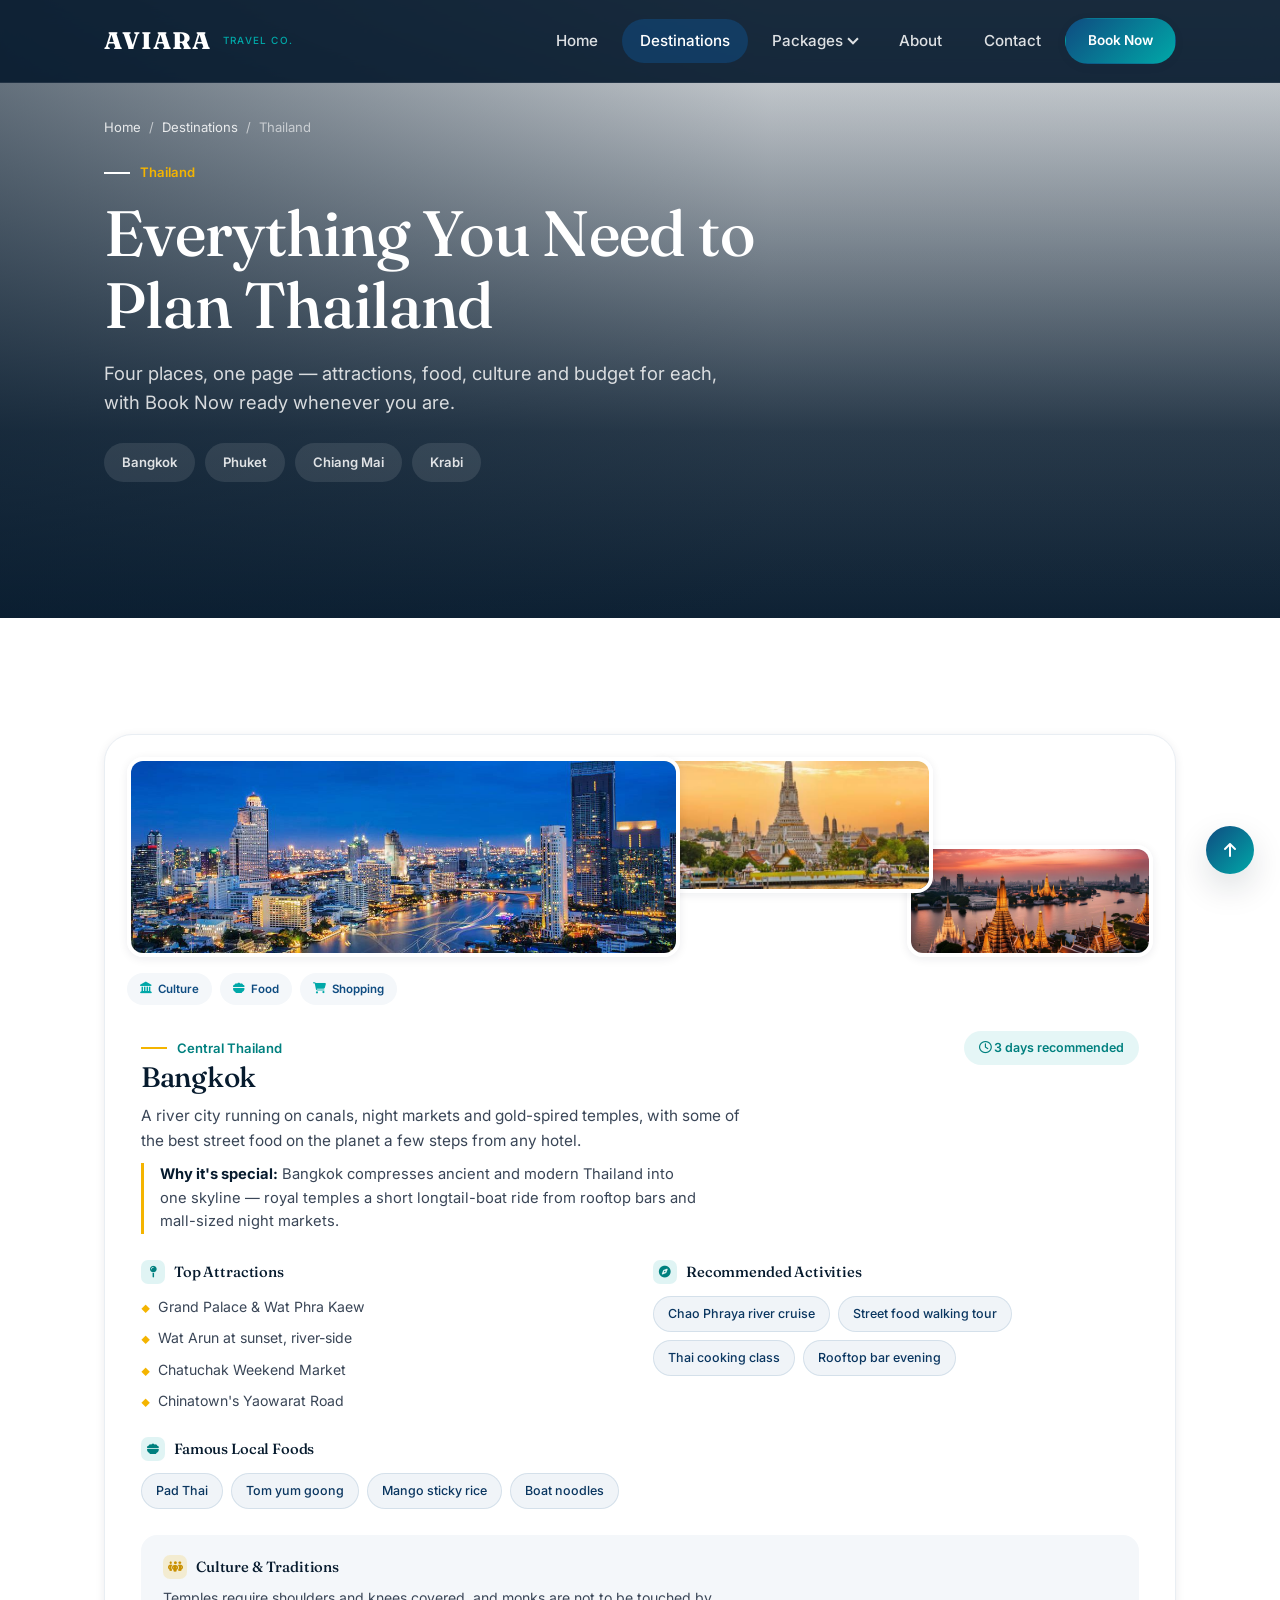
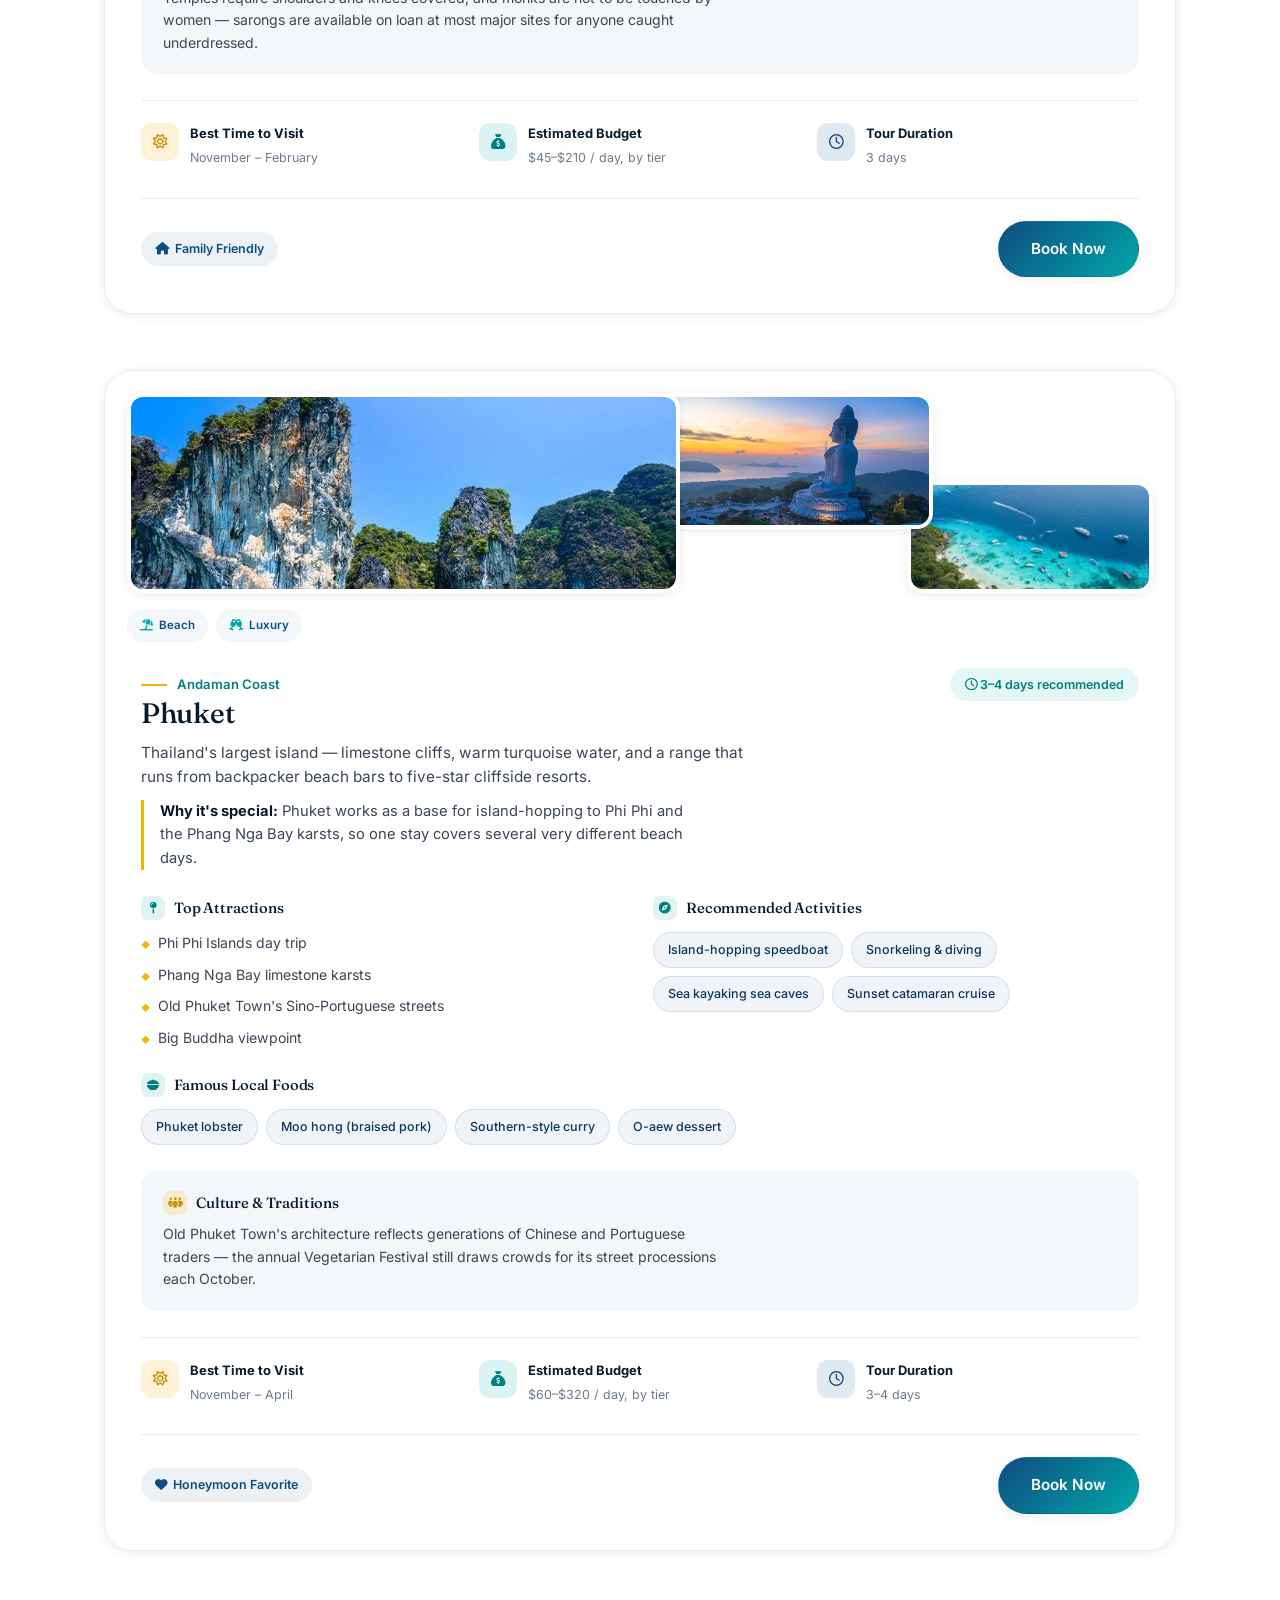
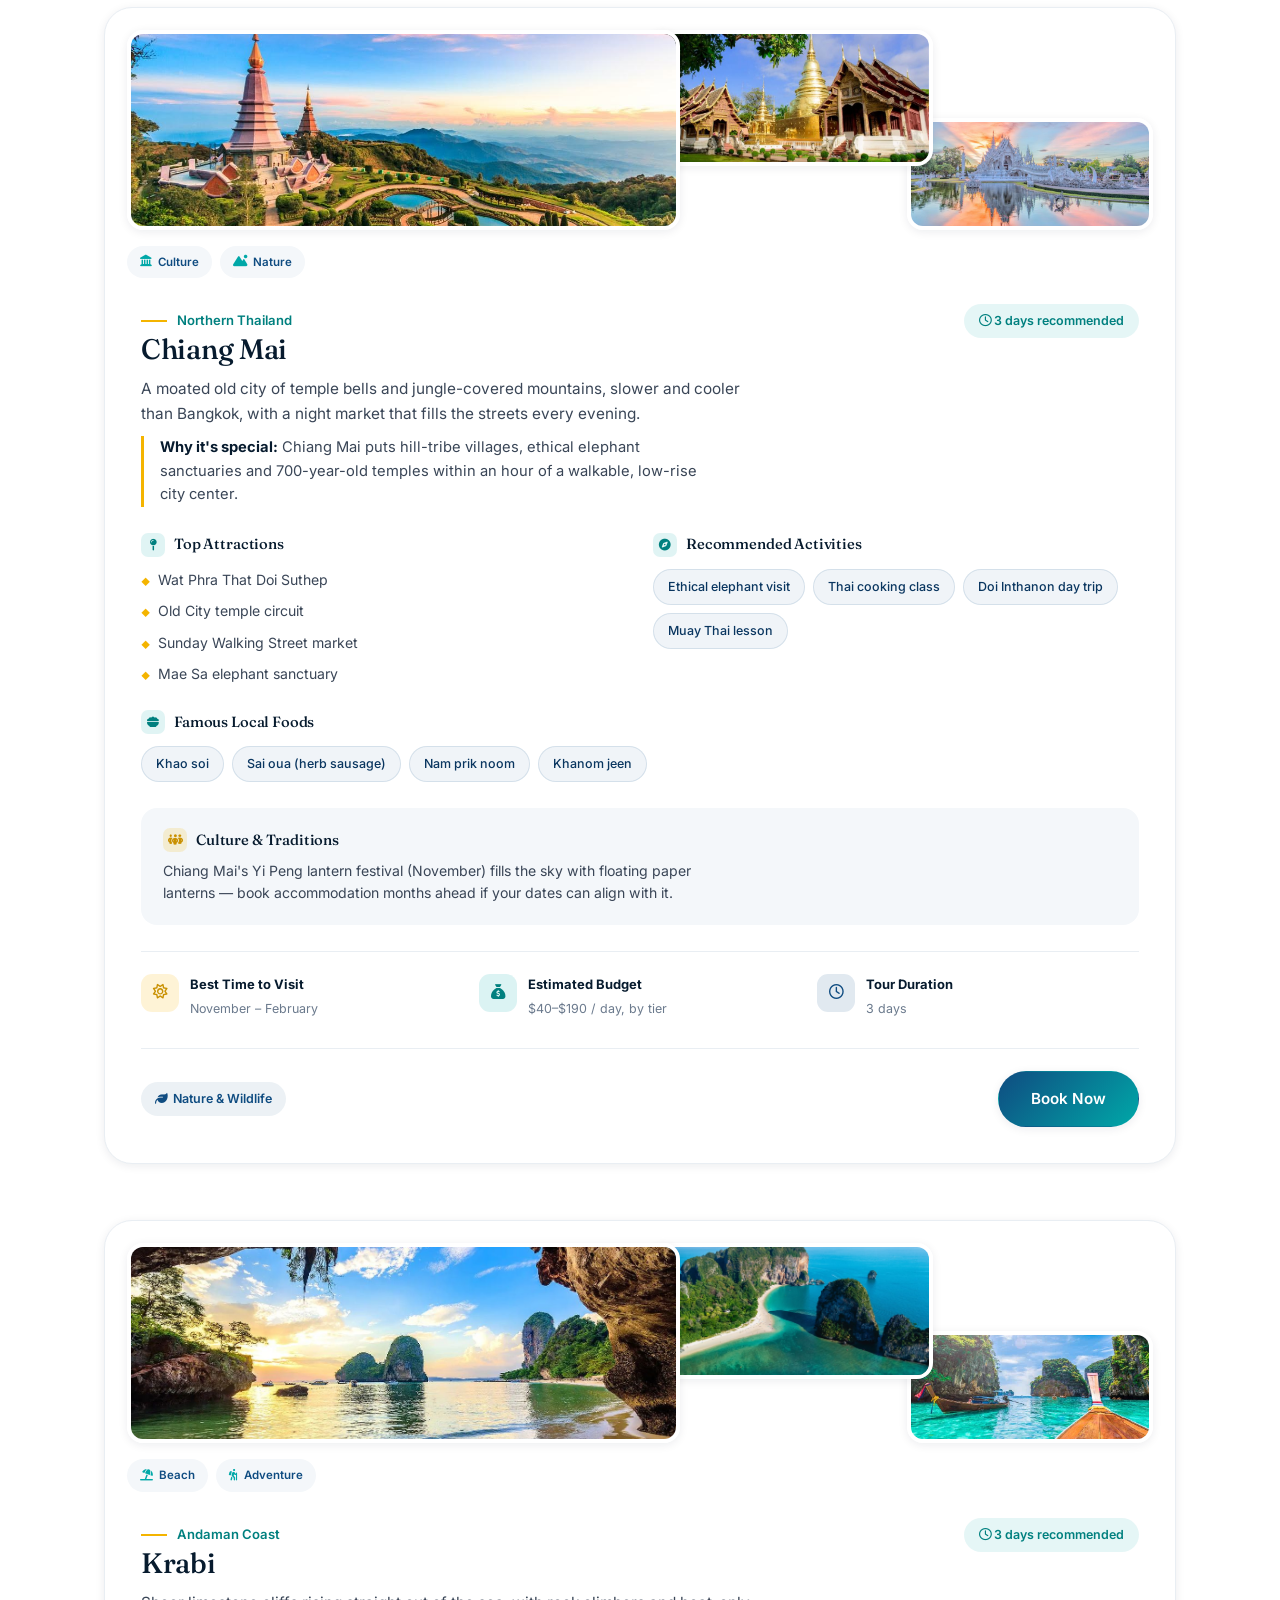
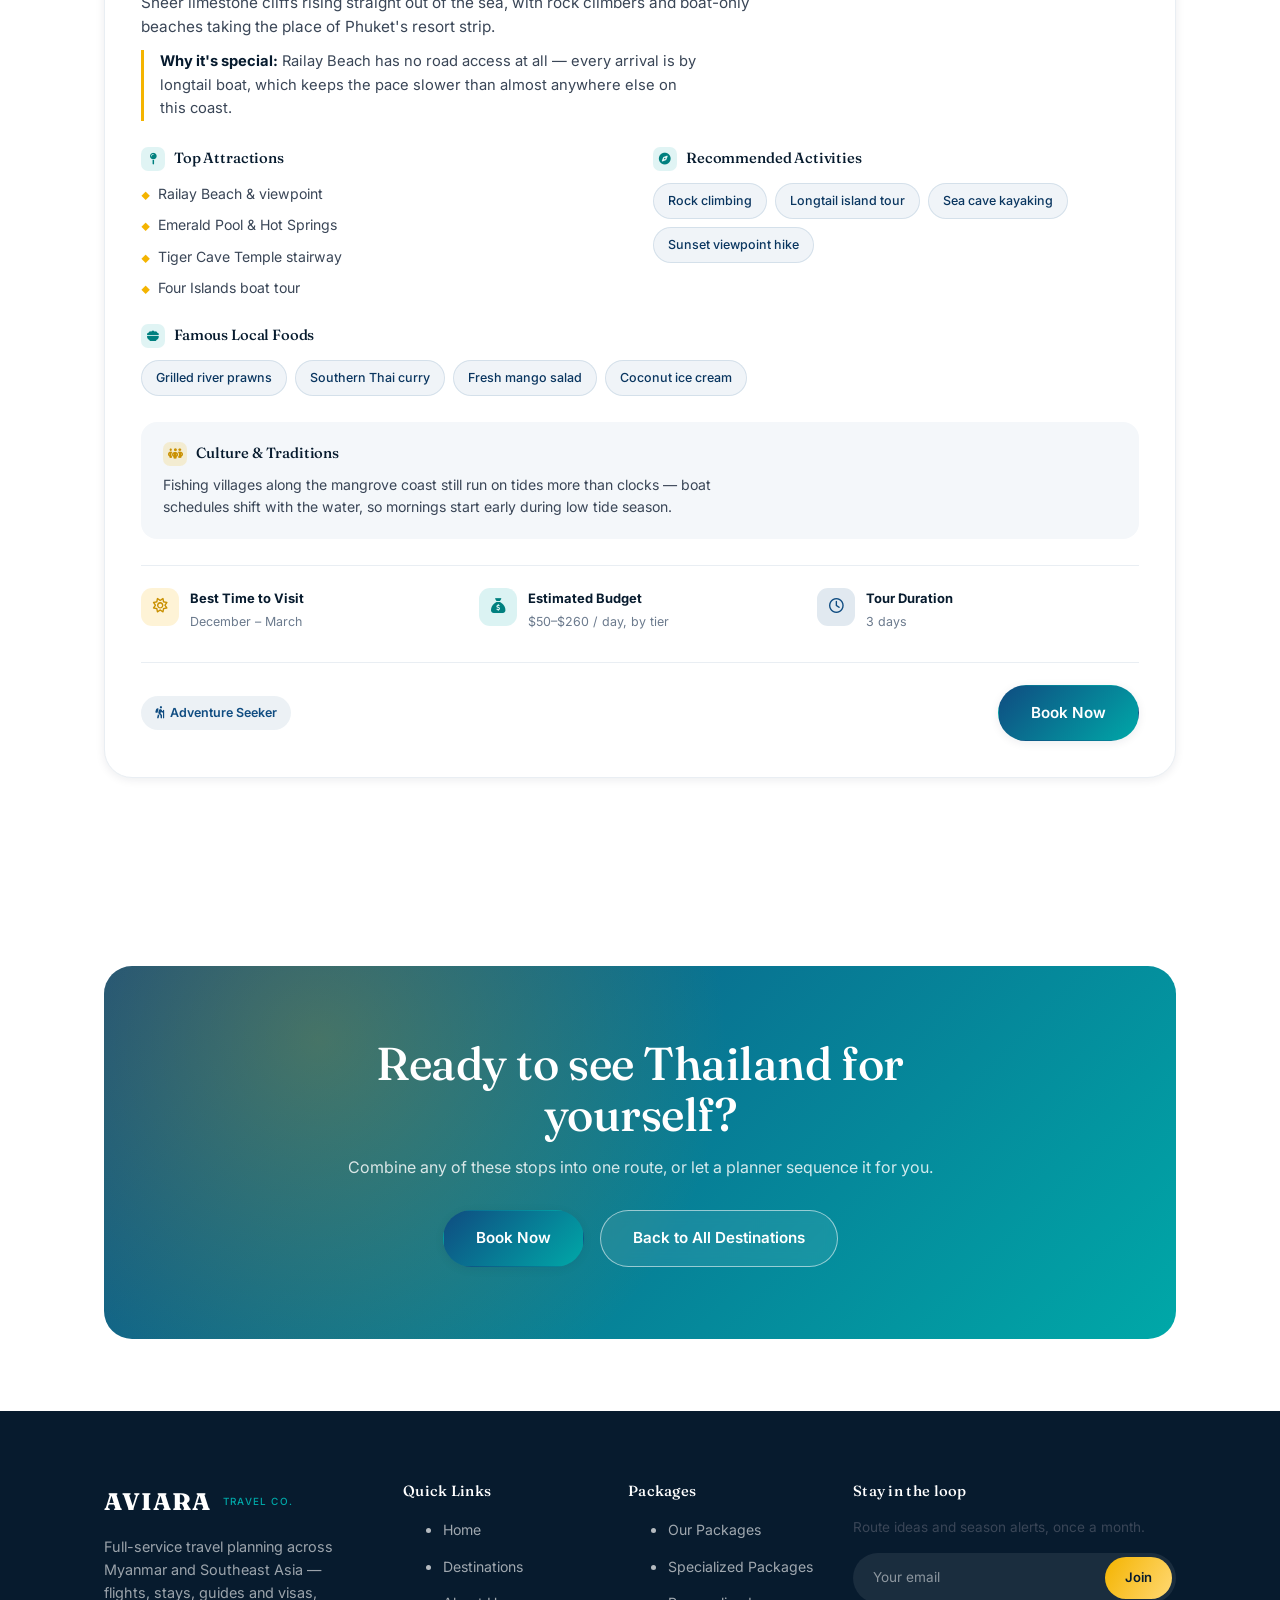
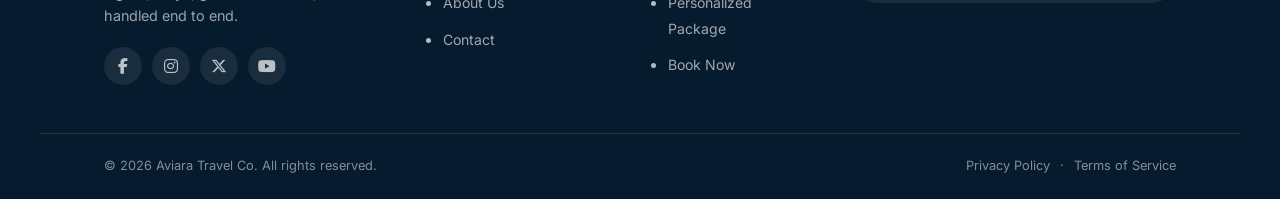
<file: thailand.html>
<!DOCTYPE html>
<html lang="en">
<head>
<meta charset="UTF-8">
<meta name="viewport" content="width=device-width, initial-scale=1.0">
<title>Thailand Destinations — Aviara Travel Co.</title>
<meta name="description" content="Everything to know about traveling Thailand — Bangkok, Phuket, Chiang Mai and Krabi — attractions, food, culture and booking, all on one page.">
<link rel="preconnect" href="https://fonts.googleapis.com">
<link rel="stylesheet" href="https://cdnjs.cloudflare.com/ajax/libs/font-awesome/6.5.1/css/all.min.css">
<link rel="stylesheet" href="style.css">
</head>
<body>

<header class="site-header">
  <nav class="nav container">
    <a href="index.html" class="brand">AVIARA<span>Travel Co.</span></a>
    <input type="checkbox" id="nav-toggle" class="nav-toggle">
    <label for="nav-toggle" class="hamburger" aria-label="Toggle menu"><span></span><span></span><span></span></label>
    <ul class="nav-menu">
      <li><a href="index.html">Home</a></li>
      <li class="is-active"><a href="destinations.html">Destinations</a></li>
      <li class="has-dropdown">
        <a href="our-package.html">Packages <span class="caret"></span></a>
        <div class="dropdown">
          <a href="our-package.html"><strong>Our Packages</strong><small>Budget, Standard &amp; Exclusive tiers</small></a>
          <a href="specialized-package.html"><strong>Specialized Packages</strong><small>Adventure, honeymoon &amp; food journeys</small></a>
          <a href="personalized-package.html"><strong>Personalized Package</strong><small>Build a trip around you</small></a>
        </div>
      </li>
      <li><a href="about.html">About</a></li>
      <li><a href="contact.html">Contact</a></li>
      <li class="nav-cta"><a href="booking.html" class="btn btn--gold btn--sm">Book Now</a></li>
    </ul>
  </nav>
</header>

<section class="hero hero--page" style="background-image:url('https://images.unsplash.com/photo-1508009603885-50cf7c579365?q=80&w=1800&auto=format&fit=crop');">
  <div class="container">
    <div class="hero-content">
      <div class="crumbs"><a href="index.html">Home</a> / <a href="destinations.html">Destinations</a> / <span>Thailand</span></div>
      <p class="eyebrow">Thailand</p>
      <h1>Everything You Need to Plan Thailand</h1>
      <p class="lead">Four places, one page — attractions, food, culture and budget for each, with Book Now ready whenever you are.</p>
      <div class="country-jump">
        <a href="#bangkok">Bangkok</a>
        <a href="#phuket">Phuket</a>
        <a href="#chiangmai">Chiang Mai</a>
        <a href="#krabi">Krabi</a>
      </div>
    </div>
  </div>
</section>

<section class="section">
  <div class="container" style="display:flex; flex-direction:column; gap:56px;">

    <!-- BANGKOK -->
    <article class="explore-card" id="bangkok">
      <div class="ec-media">
        <div class="ec-photos">
          <img class="ec-img-main" src="image/bangkok.jpg" alt="Grand Palace and river temples in Bangkok">
          <img class="ec-img-a" src="/image/bangkok1.jpg" alt="Temple culture detail">
          <img class="ec-img-b" src="/image/bangkok2.jpg" alt="Local street food">
        </div>
        <div class="ec-icons">
          <span class="ec-icon"><i class="fa-solid fa-landmark"></i> Culture</span>
          <span class="ec-icon"><i class="fa-solid fa-bowl-food"></i> Food</span>
          <span class="ec-icon"><i class="fa-solid fa-cart-shopping"></i> Shopping</span>
        </div>
      </div>
      <div class="ec-body">
        <div class="ec-head">
          <div><p class="eyebrow" style="margin-bottom:2px;">Central Thailand</p><h3>Bangkok</h3></div>
          <span class="ec-duration"><i class="fa-regular fa-clock"></i> 3 days recommended</span>
        </div>
        <p class="ec-intro">A river city running on canals, night markets and gold-spired temples, with some of the best street food on the planet a few steps from any hotel.</p>
        <p style="margin-top:10px; font-size:.92rem; color:var(--gray-dark);"><strong style="color:var(--navy);">Why it's special:</strong> Bangkok compresses ancient and modern Thailand into one skyline — royal temples a short longtail-boat ride from rooftop bars and mall-sized night markets.</p>

        <div class="ec-grid">
          <div class="ec-block">
            <h4><i class="fa-solid fa-map-pin"></i> Top Attractions</h4>
            <ul class="ec-attractions">
              <li>Grand Palace &amp; Wat Phra Kaew</li>
              <li>Wat Arun at sunset, river-side</li>
              <li>Chatuchak Weekend Market</li>
              <li>Chinatown's Yaowarat Road</li>
            </ul>
          </div>
          <div class="ec-block">
            <h4><i class="fa-solid fa-compass"></i> Recommended Activities</h4>
            <div class="tag-row">
              <span class="tag-pill">Chao Phraya river cruise</span>
              <span class="tag-pill">Street food walking tour</span>
              <span class="tag-pill">Thai cooking class</span>
              <span class="tag-pill">Rooftop bar evening</span>
            </div>
          </div>
        </div>

        <div class="ec-block" style="margin-top:24px;">
          <h4><i class="fa-solid fa-bowl-food"></i> Famous Local Foods</h4>
          <div class="tag-row">
            <span class="tag-pill">Pad Thai</span>
            <span class="tag-pill">Tom yum goong</span>
            <span class="tag-pill">Mango sticky rice</span>
            <span class="tag-pill">Boat noodles</span>
          </div>
        </div>

        <div class="ec-culture">
          <h4><i class="fa-solid fa-people-group"></i> Culture &amp; Traditions</h4>
          <p>Temples require shoulders and knees covered, and monks are not to be touched by women — sarongs are available on loan at most major sites for anyone caught underdressed.</p>
        </div>

        <div class="ec-facts">
          <div class="ec-fact"><div class="icon"><i class="fa-regular fa-sun"></i></div><div><strong>Best Time to Visit</strong><span>November – February</span></div></div>
          <div class="ec-fact"><div class="icon"><i class="fa-solid fa-sack-dollar"></i></div><div><strong>Estimated Budget</strong><span>$45–$210 / day, by tier</span></div></div>
          <div class="ec-fact"><div class="icon"><i class="fa-regular fa-clock"></i></div><div><strong>Tour Duration</strong><span>3 days</span></div></div>
        </div>

        <div class="ec-footer">
          <div class="badge-row" style="margin-top:0;"><span class="badge"><i class="fa-solid fa-house"></i>&nbsp; Family Friendly</span></div>
          <a href="booking.html" class="btn btn--gold">Book Now</a>
        </div>
      </div>
    </article>

    <!-- PHUKET -->
    <article class="explore-card" id="phuket">
      <div class="ec-media">
        <div class="ec-photos">
          <img class="ec-img-main" src="/image/phuket.jpg" alt="Longtail boats along the coast of Phuket">
          <img class="ec-img-a" src="/image/phuket1.jpg" alt="Forest and nature scenery">
          <img class="ec-img-b" src="/image/phuket2.jpg" alt="Trekking and adventure">
        </div>
        <div class="ec-icons">
          <span class="ec-icon"><i class="fa-solid fa-umbrella-beach"></i> Beach</span>
          <span class="ec-icon"><i class="fa-solid fa-champagne-glasses"></i> Luxury</span>
        </div>
      </div>
      <div class="ec-body">
        <div class="ec-head">
          <div><p class="eyebrow" style="margin-bottom:2px;">Andaman Coast</p><h3>Phuket</h3></div>
          <span class="ec-duration"><i class="fa-regular fa-clock"></i> 3–4 days recommended</span>
        </div>
        <p class="ec-intro">Thailand's largest island — limestone cliffs, warm turquoise water, and a range that runs from backpacker beach bars to five-star cliffside resorts.</p>
        <p style="margin-top:10px; font-size:.92rem; color:var(--gray-dark);"><strong style="color:var(--navy);">Why it's special:</strong> Phuket works as a base for island-hopping to Phi Phi and the Phang Nga Bay karsts, so one stay covers several very different beach days.</p>

        <div class="ec-grid">
          <div class="ec-block">
            <h4><i class="fa-solid fa-map-pin"></i> Top Attractions</h4>
            <ul class="ec-attractions">
              <li>Phi Phi Islands day trip</li>
              <li>Phang Nga Bay limestone karsts</li>
              <li>Old Phuket Town's Sino-Portuguese streets</li>
              <li>Big Buddha viewpoint</li>
            </ul>
          </div>
          <div class="ec-block">
            <h4><i class="fa-solid fa-compass"></i> Recommended Activities</h4>
            <div class="tag-row">
              <span class="tag-pill">Island-hopping speedboat</span>
              <span class="tag-pill">Snorkeling &amp; diving</span>
              <span class="tag-pill">Sea kayaking sea caves</span>
              <span class="tag-pill">Sunset catamaran cruise</span>
            </div>
          </div>
        </div>

        <div class="ec-block" style="margin-top:24px;">
          <h4><i class="fa-solid fa-bowl-food"></i> Famous Local Foods</h4>
          <div class="tag-row">
            <span class="tag-pill">Phuket lobster</span>
            <span class="tag-pill">Moo hong (braised pork)</span>
            <span class="tag-pill">Southern-style curry</span>
            <span class="tag-pill">O-aew dessert</span>
          </div>
        </div>

        <div class="ec-culture">
          <h4><i class="fa-solid fa-people-group"></i> Culture &amp; Traditions</h4>
          <p>Old Phuket Town's architecture reflects generations of Chinese and Portuguese traders — the annual Vegetarian Festival still draws crowds for its street processions each October.</p>
        </div>

        <div class="ec-facts">
          <div class="ec-fact"><div class="icon"><i class="fa-regular fa-sun"></i></div><div><strong>Best Time to Visit</strong><span>November – April</span></div></div>
          <div class="ec-fact"><div class="icon"><i class="fa-solid fa-sack-dollar"></i></div><div><strong>Estimated Budget</strong><span>$60–$320 / day, by tier</span></div></div>
          <div class="ec-fact"><div class="icon"><i class="fa-regular fa-clock"></i></div><div><strong>Tour Duration</strong><span>3–4 days</span></div></div>
        </div>

        <div class="ec-footer">
          <div class="badge-row" style="margin-top:0;"><span class="badge"><i class="fa-solid fa-heart"></i>&nbsp; Honeymoon Favorite</span></div>
          <a href="booking.html" class="btn btn--gold">Book Now</a>
        </div>
      </div>
    </article>

    <!-- CHIANG MAI -->
    <article class="explore-card" id="chiangmai">
      <div class="ec-media">
        <div class="ec-photos">
          <img class="ec-img-main" src="/image/chiang mai.jpg" alt="Lanterns and temple in Chiang Mai's old town">
          <img class="ec-img-a" src="/image/chiang mai1.jpg" alt="Beach and coastline view">
          <img class="ec-img-b" src="/image/chiang mai2.jpg" alt="Luxury resort pool">
        </div>
        <div class="ec-icons">
          <span class="ec-icon"><i class="fa-solid fa-landmark"></i> Culture</span>
          <span class="ec-icon"><i class="fa-solid fa-mountain-sun"></i> Nature</span>
        </div>
      </div>
      <div class="ec-body">
        <div class="ec-head">
          <div><p class="eyebrow" style="margin-bottom:2px;">Northern Thailand</p><h3>Chiang Mai</h3></div>
          <span class="ec-duration"><i class="fa-regular fa-clock"></i> 3 days recommended</span>
        </div>
        <p class="ec-intro">A moated old city of temple bells and jungle-covered mountains, slower and cooler than Bangkok, with a night market that fills the streets every evening.</p>
        <p style="margin-top:10px; font-size:.92rem; color:var(--gray-dark);"><strong style="color:var(--navy);">Why it's special:</strong> Chiang Mai puts hill-tribe villages, ethical elephant sanctuaries and 700-year-old temples within an hour of a walkable, low-rise city center.</p>

        <div class="ec-grid">
          <div class="ec-block">
            <h4><i class="fa-solid fa-map-pin"></i> Top Attractions</h4>
            <ul class="ec-attractions">
              <li>Wat Phra That Doi Suthep</li>
              <li>Old City temple circuit</li>
              <li>Sunday Walking Street market</li>
              <li>Mae Sa elephant sanctuary</li>
            </ul>
          </div>
          <div class="ec-block">
            <h4><i class="fa-solid fa-compass"></i> Recommended Activities</h4>
            <div class="tag-row">
              <span class="tag-pill">Ethical elephant visit</span>
              <span class="tag-pill">Thai cooking class</span>
              <span class="tag-pill">Doi Inthanon day trip</span>
              <span class="tag-pill">Muay Thai lesson</span>
            </div>
          </div>
        </div>

        <div class="ec-block" style="margin-top:24px;">
          <h4><i class="fa-solid fa-bowl-food"></i> Famous Local Foods</h4>
          <div class="tag-row">
            <span class="tag-pill">Khao soi</span>
            <span class="tag-pill">Sai oua (herb sausage)</span>
            <span class="tag-pill">Nam prik noom</span>
            <span class="tag-pill">Khanom jeen</span>
          </div>
        </div>

        <div class="ec-culture">
          <h4><i class="fa-solid fa-people-group"></i> Culture &amp; Traditions</h4>
          <p>Chiang Mai's Yi Peng lantern festival (November) fills the sky with floating paper lanterns — book accommodation months ahead if your dates can align with it.</p>
        </div>

        <div class="ec-facts">
          <div class="ec-fact"><div class="icon"><i class="fa-regular fa-sun"></i></div><div><strong>Best Time to Visit</strong><span>November – February</span></div></div>
          <div class="ec-fact"><div class="icon"><i class="fa-solid fa-sack-dollar"></i></div><div><strong>Estimated Budget</strong><span>$40–$190 / day, by tier</span></div></div>
          <div class="ec-fact"><div class="icon"><i class="fa-regular fa-clock"></i></div><div><strong>Tour Duration</strong><span>3 days</span></div></div>
        </div>

        <div class="ec-footer">
          <div class="badge-row" style="margin-top:0;"><span class="badge"><i class="fa-solid fa-leaf"></i>&nbsp; Nature &amp; Wildlife</span></div>
          <a href="booking.html" class="btn btn--gold">Book Now</a>
        </div>
      </div>
    </article>

    <!-- KRABI -->
    <article class="explore-card" id="krabi">
      <div class="ec-media">
        <div class="ec-photos">
          <img class="ec-img-main" src="image/krabi.jpg" alt="Limestone cliffs at Railay Beach, Krabi">
          <img class="ec-img-a" src="image/krabi1.jpg" alt="Local market and shopping street">
          <img class="ec-img-b" src="image/krabi2.jpg" alt="Family enjoying the trip">
        </div>
        <div class="ec-icons">
          <span class="ec-icon"><i class="fa-solid fa-umbrella-beach"></i> Beach</span>
          <span class="ec-icon"><i class="fa-solid fa-person-hiking"></i> Adventure</span>
        </div>
      </div>
      <div class="ec-body">
        <div class="ec-head">
          <div><p class="eyebrow" style="margin-bottom:2px;">Andaman Coast</p><h3>Krabi</h3></div>
          <span class="ec-duration"><i class="fa-regular fa-clock"></i> 3 days recommended</span>
        </div>
        <p class="ec-intro">Sheer limestone cliffs rising straight out of the sea, with rock climbers and boat-only beaches taking the place of Phuket's resort strip.</p>
        <p style="margin-top:10px; font-size:.92rem; color:var(--gray-dark);"><strong style="color:var(--navy);">Why it's special:</strong> Railay Beach has no road access at all — every arrival is by longtail boat, which keeps the pace slower than almost anywhere else on this coast.</p>

        <div class="ec-grid">
          <div class="ec-block">
            <h4><i class="fa-solid fa-map-pin"></i> Top Attractions</h4>
            <ul class="ec-attractions">
              <li>Railay Beach &amp; viewpoint</li>
              <li>Emerald Pool &amp; Hot Springs</li>
              <li>Tiger Cave Temple stairway</li>
              <li>Four Islands boat tour</li>
            </ul>
          </div>
          <div class="ec-block">
            <h4><i class="fa-solid fa-compass"></i> Recommended Activities</h4>
            <div class="tag-row">
              <span class="tag-pill">Rock climbing</span>
              <span class="tag-pill">Longtail island tour</span>
              <span class="tag-pill">Sea cave kayaking</span>
              <span class="tag-pill">Sunset viewpoint hike</span>
            </div>
          </div>
        </div>

        <div class="ec-block" style="margin-top:24px;">
          <h4><i class="fa-solid fa-bowl-food"></i> Famous Local Foods</h4>
          <div class="tag-row">
            <span class="tag-pill">Grilled river prawns</span>
            <span class="tag-pill">Southern Thai curry</span>
            <span class="tag-pill">Fresh mango salad</span>
            <span class="tag-pill">Coconut ice cream</span>
          </div>
        </div>

        <div class="ec-culture">
          <h4><i class="fa-solid fa-people-group"></i> Culture &amp; Traditions</h4>
          <p>Fishing villages along the mangrove coast still run on tides more than clocks — boat schedules shift with the water, so mornings start early during low tide season.</p>
        </div>

        <div class="ec-facts">
          <div class="ec-fact"><div class="icon"><i class="fa-regular fa-sun"></i></div><div><strong>Best Time to Visit</strong><span>December – March</span></div></div>
          <div class="ec-fact"><div class="icon"><i class="fa-solid fa-sack-dollar"></i></div><div><strong>Estimated Budget</strong><span>$50–$260 / day, by tier</span></div></div>
          <div class="ec-fact"><div class="icon"><i class="fa-regular fa-clock"></i></div><div><strong>Tour Duration</strong><span>3 days</span></div></div>
        </div>

        <div class="ec-footer">
          <div class="badge-row" style="margin-top:0;"><span class="badge"><i class="fa-solid fa-person-hiking"></i>&nbsp; Adventure Seeker</span></div>
          <a href="booking.html" class="btn btn--gold">Book Now</a>
        </div>
      </div>
    </article>

  </div>
</section>

<section class="section section--tight">
  <div class="container">
    <div class="cta-band">
      <h2>Ready to see Thailand for yourself?</h2>
      <p>Combine any of these stops into one route, or let a planner sequence it for you.</p>
      <div class="hero-actions">
        <a href="booking.html" class="btn btn--gold">Book Now</a>
        <a href="destinations.html" class="btn btn--ghost">Back to All Destinations</a>
      </div>
    </div>
  </div>
</section>

<footer class="site-footer">
  <div class="container footer-top">
    <div class="footer-brand">
      <a href="index.html" class="brand">AVIARA<span>Travel Co.</span></a>
      <p>Full-service travel planning across Myanmar and Southeast Asia — flights, stays, guides and visas, handled end to end.</p>
      <div class="footer-social">
        <a href="#" aria-label="Facebook"><i class="fa-brands fa-facebook-f"></i></a>
        <a href="#" aria-label="Instagram"><i class="fa-brands fa-instagram"></i></a>
        <a href="#" aria-label="X"><i class="fa-brands fa-x-twitter"></i></a>
        <a href="#" aria-label="YouTube"><i class="fa-brands fa-youtube"></i></a>
      </div>
    </div>
    <div class="footer-col">
      <h4>Quick Links</h4>
      <ul>
        <li><a href="index.html">Home</a></li>
        <li><a href="destinations.html">Destinations</a></li>
        <li><a href="about.html">About Us</a></li>
        <li><a href="contact.html">Contact</a></li>
      </ul>
    </div>
    <div class="footer-col">
      <h4>Packages</h4>
      <ul>
        <li><a href="our-package.html">Our Packages</a></li>
        <li><a href="specialized-package.html">Specialized Packages</a></li>
        <li><a href="personalized-package.html">Personalized Package</a></li>
        <li><a href="booking.html">Book Now</a></li>
      </ul>
    </div>
    <div class="footer-col">
      <h4>Stay in the loop</h4>
      <p style="font-size:.85rem; margin-bottom:14px;">Route ideas and season alerts, once a month.</p>
      <form class="newsletter">
        <label for="newsletter-email" class="sr-only" style="position:absolute; left:-9999px;">Email address</label>
        <input type="email" id="newsletter-email" placeholder="Your email">
        <button type="submit">Join</button>
      </form>
    </div>
  </div>
  <div class="container footer-bottom">
    <span>© 2026 Aviara Travel Co. All rights reserved.</span>
    <div class="flex gap-sm">
      <a href="#">Privacy Policy</a>
      <span>·</span>
      <a href="#">Terms of Service</a>
    </div>
  </div>
</footer>

<a href="#" class="back-to-top" aria-label="Back to top"><i class="fa-solid fa-arrow-up"></i></a>

</body>
</html>
</file>
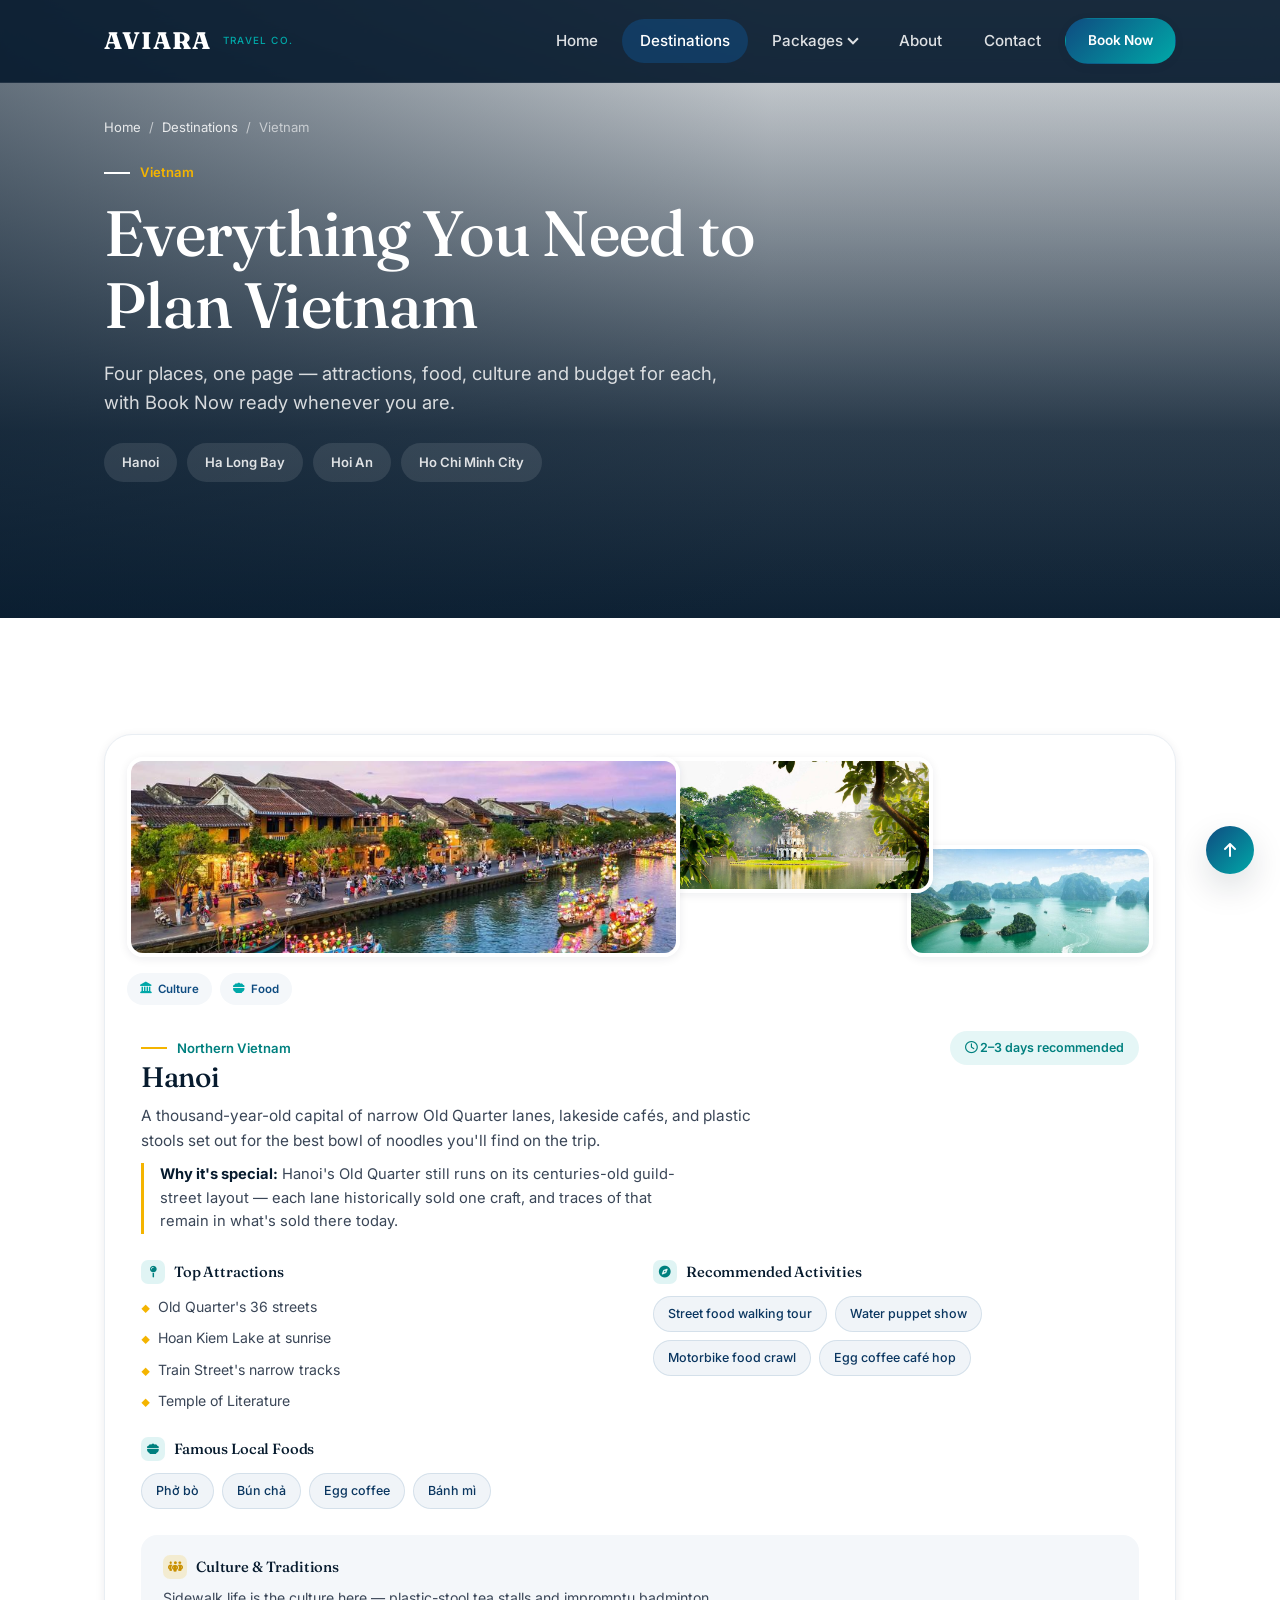
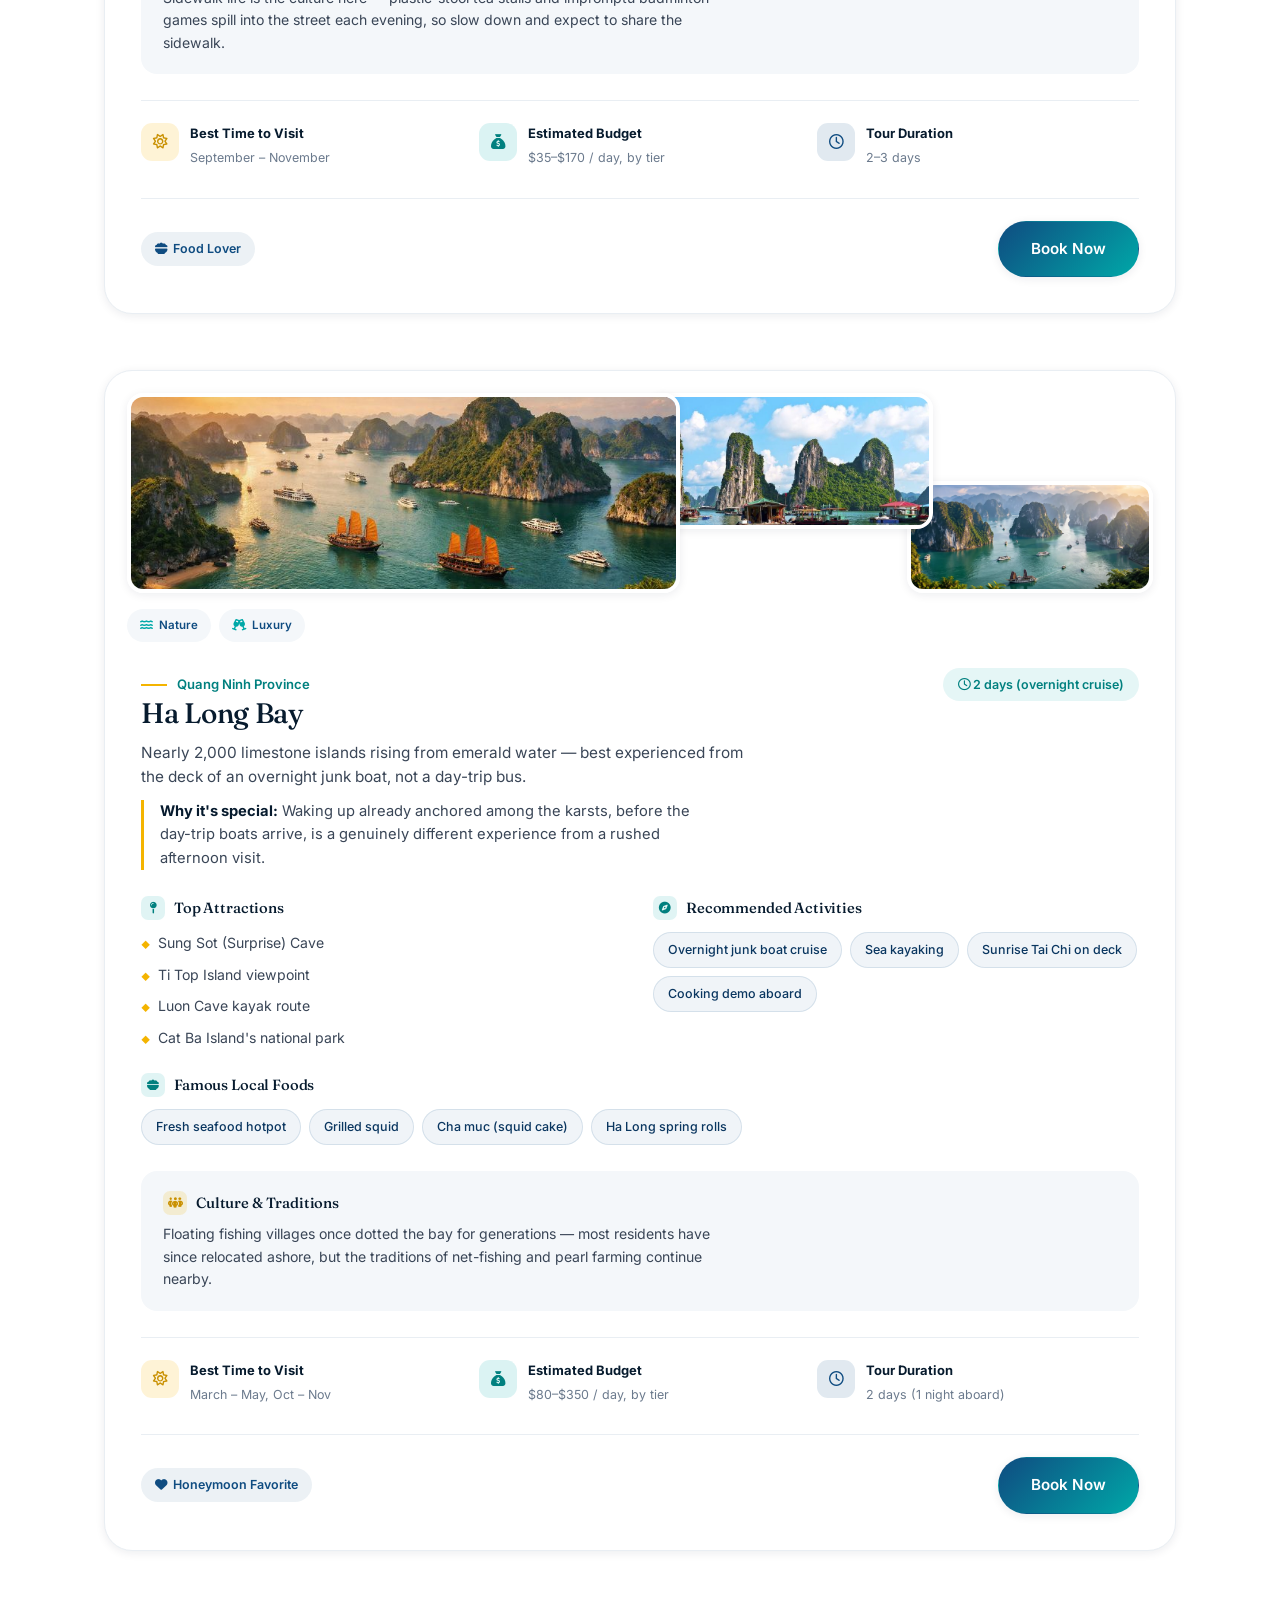
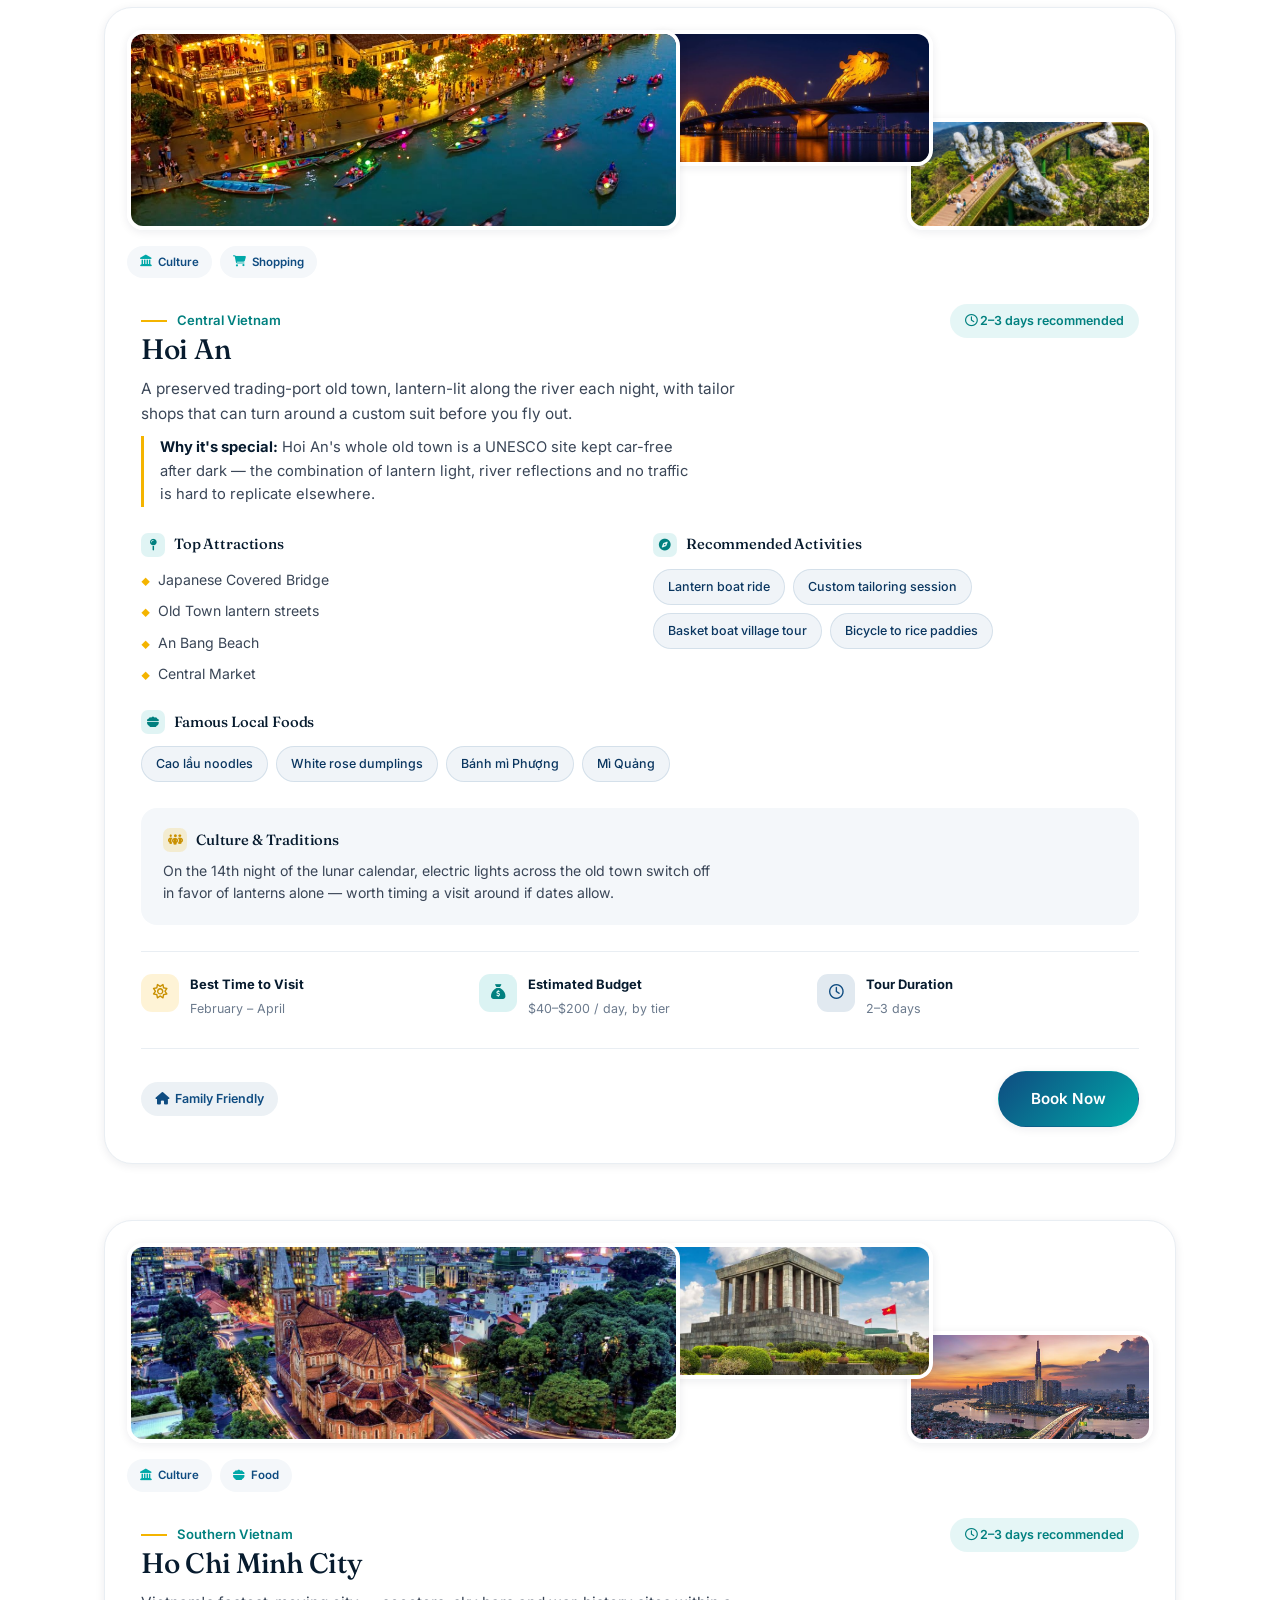
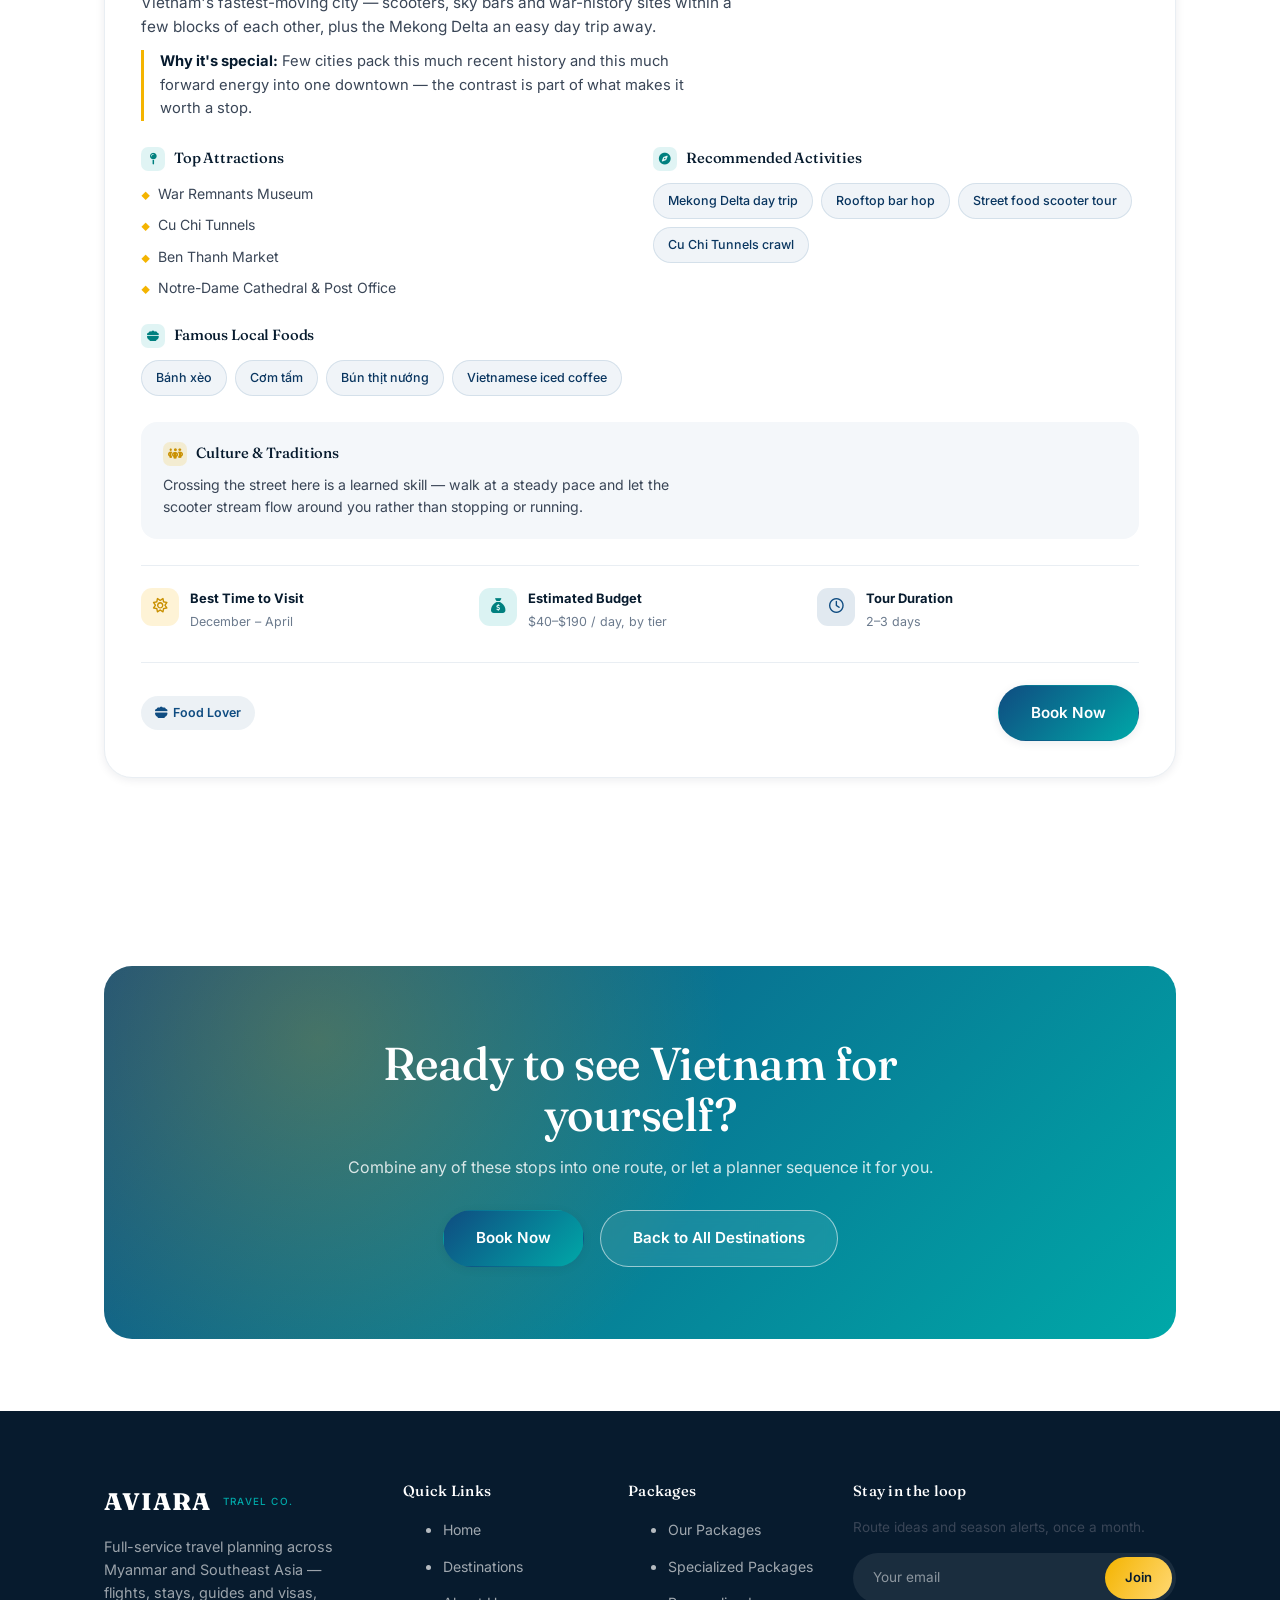
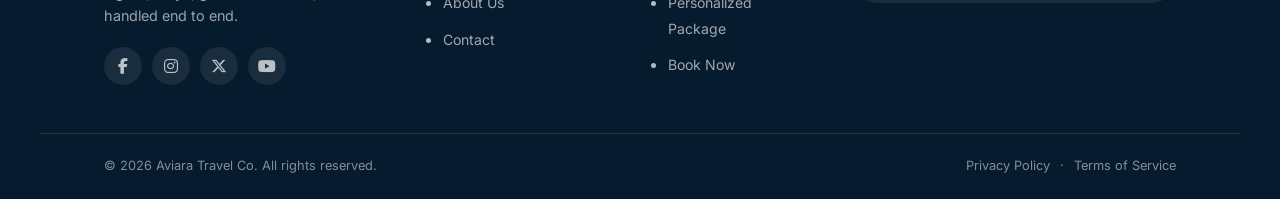
<file: vietnam.html>
<!DOCTYPE html>
<html lang="en">
<head>
<meta charset="UTF-8">
<meta name="viewport" content="width=device-width, initial-scale=1.0">
<title>Vietnam Destinations — Aviara Travel Co.</title>
<meta name="description" content="Everything to know about traveling Vietnam — Hanoi, Ha Long Bay, Hoi An and Ho Chi Minh City — attractions, food, culture and booking, all on one page.">
<link rel="preconnect" href="https://fonts.googleapis.com">
<link rel="stylesheet" href="https://cdnjs.cloudflare.com/ajax/libs/font-awesome/6.5.1/css/all.min.css">
<link rel="stylesheet" href="style.css">
</head>
<body>

<header class="site-header">
  <nav class="nav container">
    <a href="index.html" class="brand">AVIARA<span>Travel Co.</span></a>
    <input type="checkbox" id="nav-toggle" class="nav-toggle">
    <label for="nav-toggle" class="hamburger" aria-label="Toggle menu"><span></span><span></span><span></span></label>
    <ul class="nav-menu">
      <li><a href="index.html">Home</a></li>
      <li class="is-active"><a href="destinations.html">Destinations</a></li>
      <li class="has-dropdown">
        <a href="our-package.html">Packages <span class="caret"></span></a>
        <div class="dropdown">
          <a href="our-package.html"><strong>Our Packages</strong><small>Budget, Standard &amp; Exclusive tiers</small></a>
          <a href="specialized-package.html"><strong>Specialized Packages</strong><small>Adventure, honeymoon &amp; food journeys</small></a>
          <a href="personalized-package.html"><strong>Personalized Package</strong><small>Build a trip around you</small></a>
        </div>
      </li>
      <li><a href="about.html">About</a></li>
      <li><a href="contact.html">Contact</a></li>
      <li class="nav-cta"><a href="booking.html" class="btn btn--gold btn--sm">Book Now</a></li>
    </ul>
  </nav>
</header>

<section class="hero hero--page" style="background-image:url('https://images.unsplash.com/photo-1528127269322-539801943592?q=80&w=1800&auto=format&fit=crop');">
  <div class="container">
    <div class="hero-content">
      <div class="crumbs"><a href="index.html">Home</a> / <a href="destinations.html">Destinations</a> / <span>Vietnam</span></div>
      <p class="eyebrow">Vietnam</p>
      <h1>Everything You Need to Plan Vietnam</h1>
      <p class="lead">Four places, one page — attractions, food, culture and budget for each, with Book Now ready whenever you are.</p>
      <div class="country-jump">
        <a href="#hanoi">Hanoi</a>
        <a href="#halong">Ha Long Bay</a>
        <a href="#hoian">Hoi An</a>
        <a href="#hcmc">Ho Chi Minh City</a>
      </div>
    </div>
  </div>
</section>

<section class="section">
  <div class="container" style="display:flex; flex-direction:column; gap:56px;">

    <!-- HANOI -->
    <article class="explore-card" id="hanoi">
      <div class="ec-media">
        <div class="ec-photos">
          <img class="ec-img-main" src="image/hanoi.jpg" alt="Old Quarter streets of Hanoi, Vietnam">
          <img class="ec-img-a" src="image/hanoi1.jpg" alt="Temple culture detail">
          <img class="ec-img-b" src="image/hanoi2.jpg" alt="Local street food">
        </div>
        <div class="ec-icons">
          <span class="ec-icon"><i class="fa-solid fa-landmark"></i> Culture</span>
          <span class="ec-icon"><i class="fa-solid fa-bowl-food"></i> Food</span>
        </div>
      </div>
      <div class="ec-body">
        <div class="ec-head">
          <div><p class="eyebrow" style="margin-bottom:2px;">Northern Vietnam</p><h3>Hanoi</h3></div>
          <span class="ec-duration"><i class="fa-regular fa-clock"></i> 2–3 days recommended</span>
        </div>
        <p class="ec-intro">A thousand-year-old capital of narrow Old Quarter lanes, lakeside cafés, and plastic stools set out for the best bowl of noodles you'll find on the trip.</p>
        <p style="margin-top:10px; font-size:.92rem; color:var(--gray-dark);"><strong style="color:var(--navy);">Why it's special:</strong> Hanoi's Old Quarter still runs on its centuries-old guild-street layout — each lane historically sold one craft, and traces of that remain in what's sold there today.</p>

        <div class="ec-grid">
          <div class="ec-block">
            <h4><i class="fa-solid fa-map-pin"></i> Top Attractions</h4>
            <ul class="ec-attractions">
              <li>Old Quarter's 36 streets</li>
              <li>Hoan Kiem Lake at sunrise</li>
              <li>Train Street's narrow tracks</li>
              <li>Temple of Literature</li>
            </ul>
          </div>
          <div class="ec-block">
            <h4><i class="fa-solid fa-compass"></i> Recommended Activities</h4>
            <div class="tag-row">
              <span class="tag-pill">Street food walking tour</span>
              <span class="tag-pill">Water puppet show</span>
              <span class="tag-pill">Motorbike food crawl</span>
              <span class="tag-pill">Egg coffee café hop</span>
            </div>
          </div>
        </div>

        <div class="ec-block" style="margin-top:24px;">
          <h4><i class="fa-solid fa-bowl-food"></i> Famous Local Foods</h4>
          <div class="tag-row">
            <span class="tag-pill">Phở bò</span>
            <span class="tag-pill">Bún chả</span>
            <span class="tag-pill">Egg coffee</span>
            <span class="tag-pill">Bánh mì</span>
          </div>
        </div>

        <div class="ec-culture">
          <h4><i class="fa-solid fa-people-group"></i> Culture &amp; Traditions</h4>
          <p>Sidewalk life is the culture here — plastic-stool tea stalls and impromptu badminton games spill into the street each evening, so slow down and expect to share the sidewalk.</p>
        </div>

        <div class="ec-facts">
          <div class="ec-fact"><div class="icon"><i class="fa-regular fa-sun"></i></div><div><strong>Best Time to Visit</strong><span>September – November</span></div></div>
          <div class="ec-fact"><div class="icon"><i class="fa-solid fa-sack-dollar"></i></div><div><strong>Estimated Budget</strong><span>$35–$170 / day, by tier</span></div></div>
          <div class="ec-fact"><div class="icon"><i class="fa-regular fa-clock"></i></div><div><strong>Tour Duration</strong><span>2–3 days</span></div></div>
        </div>

        <div class="ec-footer">
          <div class="badge-row" style="margin-top:0;"><span class="badge"><i class="fa-solid fa-bowl-food"></i>&nbsp; Food Lover</span></div>
          <a href="booking.html" class="btn btn--gold">Book Now</a>
        </div>
      </div>
    </article>

    <!-- HA LONG BAY -->
    <article class="explore-card" id="halong">
      <div class="ec-media">
        <div class="ec-photos">
          <img class="ec-img-main" src="image/hanl.jpg" alt="Limestone islands of Ha Long Bay, Vietnam">
          <img class="ec-img-a" src="/image/hanl1.jpg" alt="Forest and nature scenery">
          <img class="ec-img-b" src="/image/hanl2.jpg" alt="Trekking and adventure">
        </div>
        <div class="ec-icons">
          <span class="ec-icon"><i class="fa-solid fa-water"></i> Nature</span>
          <span class="ec-icon"><i class="fa-solid fa-champagne-glasses"></i> Luxury</span>
        </div>
      </div>
      <div class="ec-body">
        <div class="ec-head">
          <div><p class="eyebrow" style="margin-bottom:2px;">Quang Ninh Province</p><h3>Ha Long Bay</h3></div>
          <span class="ec-duration"><i class="fa-regular fa-clock"></i> 2 days (overnight cruise)</span>
        </div>
        <p class="ec-intro">Nearly 2,000 limestone islands rising from emerald water — best experienced from the deck of an overnight junk boat, not a day-trip bus.</p>
        <p style="margin-top:10px; font-size:.92rem; color:var(--gray-dark);"><strong style="color:var(--navy);">Why it's special:</strong> Waking up already anchored among the karsts, before the day-trip boats arrive, is a genuinely different experience from a rushed afternoon visit.</p>

        <div class="ec-grid">
          <div class="ec-block">
            <h4><i class="fa-solid fa-map-pin"></i> Top Attractions</h4>
            <ul class="ec-attractions">
              <li>Sung Sot (Surprise) Cave</li>
              <li>Ti Top Island viewpoint</li>
              <li>Luon Cave kayak route</li>
              <li>Cat Ba Island's national park</li>
            </ul>
          </div>
          <div class="ec-block">
            <h4><i class="fa-solid fa-compass"></i> Recommended Activities</h4>
            <div class="tag-row">
              <span class="tag-pill">Overnight junk boat cruise</span>
              <span class="tag-pill">Sea kayaking</span>
              <span class="tag-pill">Sunrise Tai Chi on deck</span>
              <span class="tag-pill">Cooking demo aboard</span>
            </div>
          </div>
        </div>

        <div class="ec-block" style="margin-top:24px;">
          <h4><i class="fa-solid fa-bowl-food"></i> Famous Local Foods</h4>
          <div class="tag-row">
            <span class="tag-pill">Fresh seafood hotpot</span>
            <span class="tag-pill">Grilled squid</span>
            <span class="tag-pill">Cha muc (squid cake)</span>
            <span class="tag-pill">Ha Long spring rolls</span>
          </div>
        </div>

        <div class="ec-culture">
          <h4><i class="fa-solid fa-people-group"></i> Culture &amp; Traditions</h4>
          <p>Floating fishing villages once dotted the bay for generations — most residents have since relocated ashore, but the traditions of net-fishing and pearl farming continue nearby.</p>
        </div>

        <div class="ec-facts">
          <div class="ec-fact"><div class="icon"><i class="fa-regular fa-sun"></i></div><div><strong>Best Time to Visit</strong><span>March – May, Oct – Nov</span></div></div>
          <div class="ec-fact"><div class="icon"><i class="fa-solid fa-sack-dollar"></i></div><div><strong>Estimated Budget</strong><span>$80–$350 / day, by tier</span></div></div>
          <div class="ec-fact"><div class="icon"><i class="fa-regular fa-clock"></i></div><div><strong>Tour Duration</strong><span>2 days (1 night aboard)</span></div></div>
        </div>

        <div class="ec-footer">
          <div class="badge-row" style="margin-top:0;"><span class="badge"><i class="fa-solid fa-heart"></i>&nbsp; Honeymoon Favorite</span></div>
          <a href="booking.html" class="btn btn--gold">Book Now</a>
        </div>
      </div>
    </article>

    <!-- HOI AN -->
    <article class="explore-card" id="hoian">
      <div class="ec-media">
        <div class="ec-photos">
          <img class="ec-img-main" src="/image/hoi.jpg" alt="Lantern-lit riverside streets of Hoi An at night">
          <img class="ec-img-a" src="/image/hoi1.jpg" alt="Beach and coastline view">
          <img class="ec-img-b" src="/image/hoi2.jpg" alt="Luxury resort pool">
        </div>
        <div class="ec-icons">
          <span class="ec-icon"><i class="fa-solid fa-landmark"></i> Culture</span>
          <span class="ec-icon"><i class="fa-solid fa-cart-shopping"></i> Shopping</span>
        </div>
      </div>
      <div class="ec-body">
        <div class="ec-head">
          <div><p class="eyebrow" style="margin-bottom:2px;">Central Vietnam</p><h3>Hoi An</h3></div>
          <span class="ec-duration"><i class="fa-regular fa-clock"></i> 2–3 days recommended</span>
        </div>
        <p class="ec-intro">A preserved trading-port old town, lantern-lit along the river each night, with tailor shops that can turn around a custom suit before you fly out.</p>
        <p style="margin-top:10px; font-size:.92rem; color:var(--gray-dark);"><strong style="color:var(--navy);">Why it's special:</strong> Hoi An's whole old town is a UNESCO site kept car-free after dark — the combination of lantern light, river reflections and no traffic is hard to replicate elsewhere.</p>

        <div class="ec-grid">
          <div class="ec-block">
            <h4><i class="fa-solid fa-map-pin"></i> Top Attractions</h4>
            <ul class="ec-attractions">
              <li>Japanese Covered Bridge</li>
              <li>Old Town lantern streets</li>
              <li>An Bang Beach</li>
              <li>Central Market</li>
            </ul>
          </div>
          <div class="ec-block">
            <h4><i class="fa-solid fa-compass"></i> Recommended Activities</h4>
            <div class="tag-row">
              <span class="tag-pill">Lantern boat ride</span>
              <span class="tag-pill">Custom tailoring session</span>
              <span class="tag-pill">Basket boat village tour</span>
              <span class="tag-pill">Bicycle to rice paddies</span>
            </div>
          </div>
        </div>

        <div class="ec-block" style="margin-top:24px;">
          <h4><i class="fa-solid fa-bowl-food"></i> Famous Local Foods</h4>
          <div class="tag-row">
            <span class="tag-pill">Cao lầu noodles</span>
            <span class="tag-pill">White rose dumplings</span>
            <span class="tag-pill">Bánh mì Phượng</span>
            <span class="tag-pill">Mì Quảng</span>
          </div>
        </div>

        <div class="ec-culture">
          <h4><i class="fa-solid fa-people-group"></i> Culture &amp; Traditions</h4>
          <p>On the 14th night of the lunar calendar, electric lights across the old town switch off in favor of lanterns alone — worth timing a visit around if dates allow.</p>
        </div>

        <div class="ec-facts">
          <div class="ec-fact"><div class="icon"><i class="fa-regular fa-sun"></i></div><div><strong>Best Time to Visit</strong><span>February – April</span></div></div>
          <div class="ec-fact"><div class="icon"><i class="fa-solid fa-sack-dollar"></i></div><div><strong>Estimated Budget</strong><span>$40–$200 / day, by tier</span></div></div>
          <div class="ec-fact"><div class="icon"><i class="fa-regular fa-clock"></i></div><div><strong>Tour Duration</strong><span>2–3 days</span></div></div>
        </div>

        <div class="ec-footer">
          <div class="badge-row" style="margin-top:0;"><span class="badge"><i class="fa-solid fa-house"></i>&nbsp; Family Friendly</span></div>
          <a href="booking.html" class="btn btn--gold">Book Now</a>
        </div>
      </div>
    </article>

    <!-- HO CHI MINH CITY -->
    <article class="explore-card" id="hcmc">
      <div class="ec-media">
        <div class="ec-photos">
          <img class="ec-img-main" src="/image/hochi.jpg" alt="Skyline and streets of Ho Chi Minh City">
          <img class="ec-img-a" src="/image/hochi1.jpg" alt="Local market and shopping street">
          <img class="ec-img-b" src="/image/hochi2.jpg" alt="Family enjoying the trip">
        </div>
        <div class="ec-icons">
          <span class="ec-icon"><i class="fa-solid fa-landmark"></i> Culture</span>
          <span class="ec-icon"><i class="fa-solid fa-bowl-food"></i> Food</span>
        </div>
      </div>
      <div class="ec-body">
        <div class="ec-head">
          <div><p class="eyebrow" style="margin-bottom:2px;">Southern Vietnam</p><h3>Ho Chi Minh City</h3></div>
          <span class="ec-duration"><i class="fa-regular fa-clock"></i> 2–3 days recommended</span>
        </div>
        <p class="ec-intro">Vietnam's fastest-moving city — scooters, sky bars and war-history sites within a few blocks of each other, plus the Mekong Delta an easy day trip away.</p>
        <p style="margin-top:10px; font-size:.92rem; color:var(--gray-dark);"><strong style="color:var(--navy);">Why it's special:</strong> Few cities pack this much recent history and this much forward energy into one downtown — the contrast is part of what makes it worth a stop.</p>

        <div class="ec-grid">
          <div class="ec-block">
            <h4><i class="fa-solid fa-map-pin"></i> Top Attractions</h4>
            <ul class="ec-attractions">
              <li>War Remnants Museum</li>
              <li>Cu Chi Tunnels</li>
              <li>Ben Thanh Market</li>
              <li>Notre-Dame Cathedral &amp; Post Office</li>
            </ul>
          </div>
          <div class="ec-block">
            <h4><i class="fa-solid fa-compass"></i> Recommended Activities</h4>
            <div class="tag-row">
              <span class="tag-pill">Mekong Delta day trip</span>
              <span class="tag-pill">Rooftop bar hop</span>
              <span class="tag-pill">Street food scooter tour</span>
              <span class="tag-pill">Cu Chi Tunnels crawl</span>
            </div>
          </div>
        </div>

        <div class="ec-block" style="margin-top:24px;">
          <h4><i class="fa-solid fa-bowl-food"></i> Famous Local Foods</h4>
          <div class="tag-row">
            <span class="tag-pill">Bánh xèo</span>
            <span class="tag-pill">Cơm tấm</span>
            <span class="tag-pill">Bún thịt nướng</span>
            <span class="tag-pill">Vietnamese iced coffee</span>
          </div>
        </div>

        <div class="ec-culture">
          <h4><i class="fa-solid fa-people-group"></i> Culture &amp; Traditions</h4>
          <p>Crossing the street here is a learned skill — walk at a steady pace and let the scooter stream flow around you rather than stopping or running.</p>
        </div>

        <div class="ec-facts">
          <div class="ec-fact"><div class="icon"><i class="fa-regular fa-sun"></i></div><div><strong>Best Time to Visit</strong><span>December – April</span></div></div>
          <div class="ec-fact"><div class="icon"><i class="fa-solid fa-sack-dollar"></i></div><div><strong>Estimated Budget</strong><span>$40–$190 / day, by tier</span></div></div>
          <div class="ec-fact"><div class="icon"><i class="fa-regular fa-clock"></i></div><div><strong>Tour Duration</strong><span>2–3 days</span></div></div>
        </div>

        <div class="ec-footer">
          <div class="badge-row" style="margin-top:0;"><span class="badge"><i class="fa-solid fa-bowl-food"></i>&nbsp; Food Lover</span></div>
          <a href="booking.html" class="btn btn--gold">Book Now</a>
        </div>
      </div>
    </article>

  </div>
</section>

<section class="section section--tight">
  <div class="container">
    <div class="cta-band">
      <h2>Ready to see Vietnam for yourself?</h2>
      <p>Combine any of these stops into one route, or let a planner sequence it for you.</p>
      <div class="hero-actions">
        <a href="booking.html" class="btn btn--gold">Book Now</a>
        <a href="destinations.html" class="btn btn--ghost">Back to All Destinations</a>
      </div>
    </div>
  </div>
</section>

<footer class="site-footer">
  <div class="container footer-top">
    <div class="footer-brand">
      <a href="index.html" class="brand">AVIARA<span>Travel Co.</span></a>
      <p>Full-service travel planning across Myanmar and Southeast Asia — flights, stays, guides and visas, handled end to end.</p>
      <div class="footer-social">
        <a href="#" aria-label="Facebook"><i class="fa-brands fa-facebook-f"></i></a>
        <a href="#" aria-label="Instagram"><i class="fa-brands fa-instagram"></i></a>
        <a href="#" aria-label="X"><i class="fa-brands fa-x-twitter"></i></a>
        <a href="#" aria-label="YouTube"><i class="fa-brands fa-youtube"></i></a>
      </div>
    </div>
    <div class="footer-col">
      <h4>Quick Links</h4>
      <ul>
        <li><a href="index.html">Home</a></li>
        <li><a href="destinations.html">Destinations</a></li>
        <li><a href="about.html">About Us</a></li>
        <li><a href="contact.html">Contact</a></li>
      </ul>
    </div>
    <div class="footer-col">
      <h4>Packages</h4>
      <ul>
        <li><a href="our-package.html">Our Packages</a></li>
        <li><a href="specialized-package.html">Specialized Packages</a></li>
        <li><a href="personalized-package.html">Personalized Package</a></li>
        <li><a href="booking.html">Book Now</a></li>
      </ul>
    </div>
    <div class="footer-col">
      <h4>Stay in the loop</h4>
      <p style="font-size:.85rem; margin-bottom:14px;">Route ideas and season alerts, once a month.</p>
      <form class="newsletter">
        <label for="newsletter-email" class="sr-only" style="position:absolute; left:-9999px;">Email address</label>
        <input type="email" id="newsletter-email" placeholder="Your email">
        <button type="submit">Join</button>
      </form>
    </div>
  </div>
  <div class="container footer-bottom">
    <span>© 2026 Aviara Travel Co. All rights reserved.</span>
    <div class="flex gap-sm">
      <a href="#">Privacy Policy</a>
      <span>·</span>
      <a href="#">Terms of Service</a>
    </div>
  </div>
</footer>

<a href="#" class="back-to-top" aria-label="Back to top"><i class="fa-solid fa-arrow-up"></i></a>

</body>
</html>
</file>
<file: style.css>
/* ==========================================================================
   AVIARA — Travel Agency
   Shared Stylesheet
   Design system: deep-ocean blue / teal / gold, editorial-luxury travel feel
   Fonts: Fraunces (display serif) + Inter (body/UI)
   ========================================================================== */

@import url('https://fonts.googleapis.com/css2?family=Fraunces:ital,opsz,wght@0,9..144,300;0,9..144,400;0,9..144,500;0,9..144,600;0,9..144,700;1,9..144,400;1,9..144,500&family=Inter:wght@300;400;500;600;700&display=swap');

/* ---------------------------------------------------------------------- */
/* 1. TOKENS                                                               */
/* ---------------------------------------------------------------------- */
:root{
  /* Brand palette (from brief) */
  --primary:        #0F4C81;
  --primary-dark:   #0A3660;
  --secondary:      #00A8A8;
  --secondary-dark: #00807F;
  --accent:         #F4B400;
  --accent-dark:    #C99000;
  --navy:           #071B2E;
  --white:          #FFFFFF;
  --light:          #F4F7FA;
  --light-2:        #E9EEF3;
  --gray:           #6B7A8D;
  --gray-dark:      #3A4657;
  --text:           #1B2733;

  /* Gradients */
  --grad-ocean: linear-gradient(135deg, var(--primary) 0%, var(--secondary) 100%);
  --grad-navy:  linear-gradient(180deg, rgba(7,27,46,0) 0%, rgba(7,27,46,.85) 70%, rgba(7,27,46,.97) 100%);
  --grad-gold:  linear-gradient(120deg, var(--accent) 0%, #FFD873 100%);

  /* Type */
  --font-display: 'Fraunces', Georgia, serif;
  --font-body: 'Inter', -apple-system, Segoe UI, sans-serif;

  /* Radii + shadow */
  --r-sm: 8px;
  --r-md: 16px;
  --r-lg: 28px;
  --r-pill: 999px;
  --shadow-sm: 0 2px 10px rgba(7,27,46,.08);
  --shadow-md: 0 14px 34px rgba(7,27,46,.14);
  --shadow-lg: 0 26px 60px rgba(7,27,46,.22);

  /* Layout */
  --container: 1200px;
  --gutter: clamp(20px, 5vw, 64px);
  --section-pad: clamp(64px, 9vw, 120px);
}

/* ---------------------------------------------------------------------- */
/* 2. RESET + BASE                                                        */
/* ---------------------------------------------------------------------- */
*, *::before, *::after{ box-sizing: border-box; }
html{ scroll-behavior: smooth; }
body, h1, h2, h3, h4, p, figure, blockquote, dl, dd, ul, ol{ margin: 0; }
ul[class], ol[class]{ list-style: none; padding: 0; }
img{ max-width: 100%; display: block; }
a{ color: inherit; text-decoration: none; }
button{ font: inherit; cursor: pointer; }
input, textarea, select{ font: inherit; }

@media (prefers-reduced-motion: reduce){
  *{ animation-duration: .001ms !important; animation-iteration-count: 1 !important; transition-duration: .001ms !important; scroll-behavior: auto !important; }
}

body{
  font-family: var(--font-body);
  color: var(--text);
  background: var(--white);
  line-height: 1.6;
  font-size: 16px;
  -webkit-font-smoothing: antialiased;
  overflow-x: hidden;
}

h1, h2, h3, h4{
  font-family: var(--font-display);
  color: var(--navy);
  line-height: 1.12;
  font-weight: 500;
  letter-spacing: -0.01em;
}

h1{ font-size: clamp(2.6rem, 5vw, 4.4rem); font-weight: 500; }
h2{ font-size: clamp(2rem, 3.6vw, 3rem); }
h3{ font-size: clamp(1.3rem, 2vw, 1.65rem); }
h4{ font-size: 1.15rem; }

p{ color: var(--gray-dark); max-width: 62ch; }

a:focus-visible, button:focus-visible, input:focus-visible, textarea:focus-visible, select:focus-visible, summary:focus-visible{
  outline: 3px solid var(--accent);
  outline-offset: 3px;
}

.container{
  width: 100%;
  max-width: var(--container);
  margin-inline: auto;
  padding-inline: var(--gutter);
}

.section{ padding-block: var(--section-pad); }
.section--tight{ padding-block: clamp(40px, 6vw, 72px); }
.section--light{ background: var(--light); }
.section--navy{ background: var(--navy); color: rgba(255,255,255,.86); }
.section--navy h2, .section--navy h3, .section--navy h4{ color: var(--white); }
.section--navy p{ color: rgba(255,255,255,.68); }

.eyebrow{
  display: inline-flex;
  align-items: center;
  gap: 10px;
  font-family: var(--font-body);
  font-weight: 600;
  font-size: .82rem;
  color: var(--secondary-dark);
  margin-bottom: 14px;
}
.eyebrow::before{
  content: "";
  width: 26px; height: 2px;
  background: var(--accent);
  display: inline-block;
}

.section-head{
  max-width: 640px;
  margin-bottom: clamp(32px, 5vw, 56px);
}
.section-head--center{ margin-inline: auto; text-align: center; }
.section-head p{ margin-top: 14px; }
.section-head--center p{ margin-inline: auto; }

/* ---------------------------------------------------------------------- */
/* 3. BUTTONS                                                             */
/* ---------------------------------------------------------------------- */
.btn{
  display: inline-flex;
  align-items: center;
  justify-content: center;
  gap: 10px;
  padding: 15px 32px;
  border-radius: var(--r-pill);
  font-weight: 600;
  font-size: .95rem;
  border: 1px solid transparent;
  transition: transform .25s ease, box-shadow .25s ease, background .25s ease, color .25s ease, border-color .25s ease;
  white-space: nowrap;
}
.btn:hover{ transform: translateY(-3px); }

.btn--primary{
  background: var(--grad-ocean);
  color: var(--white);
  box-shadow: var(--shadow-sm);
}
.btn--primary:hover{ box-shadow: var(--shadow-md); }

.btn--gold{
  background: var(--grad-ocean);
  color: var(--white);
  box-shadow: var(--shadow-sm);
}
.btn--gold:hover{ box-shadow: var(--shadow-md); }

.btn--ghost{
  background: rgba(255,255,255,.08);
  border-color: rgba(255,255,255,.55);
  color: var(--white);
  backdrop-filter: blur(6px);
}
.btn--ghost:hover{ background: rgba(255,255,255,.18); }

.btn--outline{
  background: transparent;
  border-color: var(--primary);
  color: var(--primary);
}
.btn--outline:hover{ background: var(--primary); color: var(--white); }

.btn--block{ width: 100%; }
.btn--sm{ padding: 11px 22px; font-size: .85rem; }

/* ---------------------------------------------------------------------- */
/* Mobile nav via checkbox hack */
/* ---------------------------------------------------------------------- */

@media (max-width: 900px) {

  /* Header is the anchor for the dropdown */
  .site-header {
    position: sticky;
    top: 0;
    z-index: 1000;
    overflow: visible;
  }

  .nav {
    position: static;
  }

  /* Hamburger button */
  .hamburger {
    display: flex;
    flex-direction: column;
    justify-content: center;
    gap: 5px;
    width: 42px;
    height: 42px;
    border-radius: var(--r-sm);
    background: rgba(255, 255, 255, .1);
    cursor: pointer;
    position: relative;
    z-index: 1002;
  }

  .hamburger span {
    width: 20px;
    height: 2px;
    background: var(--white);
    margin-inline: auto;
    transition: transform .25s ease, opacity .25s ease;
  }

/* Mobile menu panel */
.nav-menu {
  position: fixed;
  top: 86px;
  left: 30%;
  right: 0;
  bottom: auto;

  display: flex;
  flex-direction: column;
  align-items: stretch;

  max-height: calc(100dvh - 86px);
  overflow-y: auto;

  background: var(--navy);
  padding: 24px 28px 40px;
  gap: 4px;

  transform: translateX(110%);
  transition: transform .35s ease;
  z-index: 9999;
}

/* Show menu */
.nav-toggle:checked ~ .nav-menu {
  transform: translateX(0);
}


  .nav-menu a:not(.btn) {
    padding: 16px 10px;
    border-radius: var(--r-sm);
  }

  /* Dropdown submenu */
  .dropdown {
    position: static;
    opacity: 1;
    visibility: visible;
    transform: none;
    display: none;
    box-shadow: none;
    background: rgba(255, 255, 255, .05);
    margin-top: 4px;
  }

  .has-dropdown:hover .dropdown {
    display: block;
  }

  .dropdown a {
    color: var(--white) !important;
  }

  .dropdown a small {
    color: rgba(255, 255, 255, .55);
  }

  .dropdown a:hover {
    background: rgba(255, 255, 255, .08) !important;
  }

  .nav-cta {
    display: none;
  }

  /* Open menu */
  .nav-toggle:checked ~ .nav-menu {
    transform: translateX(0);
  }

  /* Hamburger animation */
  .nav-toggle:checked ~ .hamburger span:nth-child(1) {
    transform: translateY(7px) rotate(45deg);
  }

  .nav-toggle:checked ~ .hamburger span:nth-child(2) {
    opacity: 0;
  }

  .nav-toggle:checked ~ .hamburger span:nth-child(3) {
    transform: translateY(-7px) rotate(-45deg);
  }
}

/* ---------------------------------------------------------------------- */
/* 5. HERO                                                                */
/* ---------------------------------------------------------------------- */
.hero{
  position: relative;
  min-height: 92vh;
  display: flex;
  align-items: flex-end;
  padding-block: 80px 96px;
  color: var(--white);
  background-size: cover;
  background-position: center;
  margin-top: -86px;
}
.hero::before{
  content: "";
  position: absolute; inset: 0;
  background: var(--grad-navy);
}
.hero::after{
  content: "";
  position: absolute; inset: 0;
  background: linear-gradient(90deg, rgba(7,27,46,.55) 0%, rgba(7,27,46,.1) 60%);
}
.hero .container{ position: relative; z-index: 2; }
.hero-content{ max-width: 720px; }
.hero .eyebrow{ color: var(--accent); }
.hero .eyebrow::before{ background: var(--white); }
.hero h1{ color: var(--white); }
.hero p.lead{
  font-size: 1.15rem;
  color: rgba(255,255,255,.82);
  margin-top: 18px;
  max-width: 54ch;
}
.hero-actions{ display: flex; gap: 16px; flex-wrap: wrap; margin-top: 34px; }

.hero--page{ min-height: 52vh; align-items: center; }
.hero--page .hero-content{ padding-block: 40px; }

.hero-stats{
  display: flex;
  gap: clamp(20px, 4vw, 56px);
  margin-top: 56px;
  flex-wrap: wrap;
}
.hero-stats div strong{
  display: block;
  font-family: var(--font-display);
  font-size: 2rem;
  color: var(--white);
}
.hero-stats div span{
  font-size: .82rem;
  color: rgba(255,255,255,.65);
}

/* ---------------------------------------------------------------------- */
/* 6. GRID + CARD UTILITIES                                               */
/* ---------------------------------------------------------------------- */
.grid{ display: grid; gap: clamp(20px, 3vw, 32px); }
.grid-2{ grid-template-columns: repeat(2, 1fr); }
.grid-3{ grid-template-columns: repeat(3, 1fr); }
.grid-4{ grid-template-columns: repeat(4, 1fr); }
@media (max-width: 980px){ .grid-3, .grid-4{ grid-template-columns: repeat(2,1fr); } }
@media (max-width: 620px){ .grid-2, .grid-3, .grid-4{ grid-template-columns: 1fr; } }

.card{
  background: var(--white);
  border-radius: var(--r-md);
  overflow: hidden;
  box-shadow: var(--shadow-sm);
  transition: transform .3s ease, box-shadow .3s ease;
}
.card:hover{ transform: translateY(-8px); box-shadow: var(--shadow-md); }

.media{
  position: relative;
  overflow: hidden;
  aspect-ratio: 4/3;
}
.media img{
  width: 100%; height: 100%; object-fit: cover;
  transition: transform .6s ease;
}
.card:hover .media img{ transform: scale(1.08); }

.media-tag{
  position: absolute; top: 16px; left: 16px;
  background: rgba(255,255,255,.92);
  color: var(--navy);
  font-size: .74rem;
  font-weight: 600;
  padding: 6px 14px;
  border-radius: var(--r-pill);
}

/* Destination card */
.dest-card .body{ padding: 22px 22px 26px; }
.dest-card h3{ margin-bottom: 6px; }
.dest-card .meta{
  display: flex; gap: 14px;
  font-size: .8rem; color: var(--gray);
  margin: 10px 0 14px;
}
.dest-card .meta span{ display: flex; align-items: center; gap: 6px; }
.dest-card .link{
  display: inline-flex; align-items: center; gap: 8px;
  font-weight: 600; color: var(--primary);
  position: relative;
}
.dest-card .link::after{
  content: "";
  position: absolute; left: 0; bottom: -3px;
  height: 1.5px; width: 0;
  background: var(--accent);
  transition: width .3s ease;
}
.dest-card .link:hover::after{ width: 100%; }

/* Category / icon card */
.cat-card{
  padding: 30px 24px;
  border-radius: var(--r-md);
  background: var(--light);
  text-align: left;
  transition: transform .3s ease, background .3s ease;
}
.cat-card:hover{ transform: translateY(-6px); background: var(--white); box-shadow: var(--shadow-md); }
.cat-card .icon{
  width: 52px; height: 52px;
  border-radius: 14px;
  background: var(--grad-ocean);
  color: var(--white);
  display: flex; align-items: center; justify-content: center;
  font-size: 1.3rem;
  margin-bottom: 18px;
}
.cat-card p{ font-size: .92rem; margin-top: 8px; }

/* Feature / why-choose row */
.feature{
  display: flex;
  gap: 18px;
  align-items: flex-start;
}
.feature .icon{
  flex-shrink: 0;
  width: 48px; height: 48px;
  border-radius: 50%;
  background: rgba(0,168,168,.12);
  color: var(--secondary-dark);
  display: flex; align-items: center; justify-content: center;
  font-size: 1.15rem;
}
.feature h4{ margin-bottom: 4px; }
.feature p{ font-size: .92rem; }

/* Testimonial */
.testimonial{
  background: var(--white);
  border-radius: var(--r-md);
  padding: 32px;
  box-shadow: var(--shadow-sm);
}
.testimonial .stars{ color: var(--accent); letter-spacing: 2px; margin-bottom: 14px; }
.testimonial p.quote{ color: var(--gray-dark); font-style: italic; margin-bottom: 22px; }
.testimonial .person{ display: flex; align-items: center; gap: 12px; }
.testimonial .person img{ width: 46px; height: 46px; border-radius: 50%; object-fit: cover; }
.testimonial .person strong{ display: block; font-size: .92rem; color: var(--navy); }
.testimonial .person span{ font-size: .78rem; color: var(--gray); }

/* Tips / articles */
.tip-card .body{ padding: 22px; }
.tip-card .cat{ font-size: .74rem; font-weight: 600; color: var(--secondary-dark); text-transform: uppercase; letter-spacing: .06em; }
.tip-card h4{ margin: 8px 0 6px; }
.tip-card p{ font-size: .88rem; }

/* Gallery caption card */
.gallery-card{ position: relative; border-radius: var(--r-md); overflow: hidden; }
.gallery-card img{ width: 100%; height: 100%; object-fit: cover; transition: transform .6s ease; }
.gallery-card:hover img{ transform: scale(1.1); }
.gallery-card .caption{
  position: absolute; left: 0; right: 0; bottom: 0;
  padding: 20px;
  background: linear-gradient(0deg, rgba(7,27,46,.85), transparent);
  color: var(--white);
}
.gallery-card .caption span{ font-size: .72rem; color: var(--accent); font-weight: 600; letter-spacing: .04em; }
.gallery-card .caption strong{ display: block; font-family: var(--font-display); font-size: 1.1rem; font-weight: 500; margin-top: 2px; }

/* ---------------------------------------------------------------------- */
/* 7. PRICING CARDS                                                       */
/* ---------------------------------------------------------------------- */
.pricing{
  display: grid;
  grid-template-columns: repeat(3, 1fr);
  gap: 28px;
  align-items: stretch;
}
@media (max-width: 980px){ .pricing{ grid-template-columns: 1fr; max-width: 460px; margin-inline: auto; } }

.price-card{
  background: var(--white);
  border-radius: var(--r-lg);
  padding: 40px 32px;
  box-shadow: var(--shadow-sm);
  border: 1px solid var(--light-2);
  display: flex;
  flex-direction: column;
  transition: transform .3s ease, box-shadow .3s ease;
}
.price-card:hover{ transform: translateY(-8px); box-shadow: var(--shadow-md); }

.price-card--featured{
  background: var(--grad-ocean);
  color: var(--white);
  border: none;
  transform: scale(1.04);
  box-shadow: var(--shadow-lg);
}
.price-card--featured:hover{ transform: scale(1.04) translateY(-8px); }
.price-card--featured h3, .price-card--featured .price{ color: var(--white); }
.price-card--featured p{ color: rgba(255,255,255,.78); }
.price-card--featured li{ color: rgba(255,255,255,.92); border-color: rgba(255,255,255,.18); }
.price-card--featured .price small{ color: rgba(255,255,255,.7); }

.price-card .tag{
  align-self: flex-start;
  font-size: .72rem;
  font-weight: 700;
  letter-spacing: .06em;
  text-transform: uppercase;
  color: var(--accent-dark);
  background: rgba(244,180,0,.14);
  padding: 6px 14px;
  border-radius: var(--r-pill);
  margin-bottom: 18px;
}
.price-card--featured .tag{ background: rgba(255,255,255,.2); color: var(--white); }

.price-card .price{
  font-family: var(--font-display);
  font-size: 2.6rem;
  color: var(--navy);
  margin: 6px 0 20px;
}
.price-card .price small{
  font-family: var(--font-body);
  font-size: .95rem;
  font-weight: 500;
  color: var(--gray);
}

.price-card ul{
  margin: 8px 0 30px;
  display: flex;
  flex-direction: column;
  gap: 12px;
  flex-grow: 1;
}
.price-card li{
  display: flex;
  align-items: flex-start;
  gap: 10px;
  font-size: .92rem;
  padding-bottom: 12px;
  border-bottom: 1px dashed var(--light-2);
  color: var(--gray-dark);
}
.price-card li:last-child{ border-bottom: none; padding-bottom: 0; }
.price-card li::before{
  content: "✓";
  color: var(--secondary);
  font-weight: 700;
  flex-shrink: 0;
}
.price-card--featured li::before{ color: var(--accent); }

/* ---------------------------------------------------------------------- */
/* 8. FORMS                                                               */
/* ---------------------------------------------------------------------- */
.form-panel{
  background: var(--white);
  border-radius: var(--r-lg);
  padding: clamp(28px, 4vw, 48px);
  box-shadow: var(--shadow-md);
}
.form-grid{
  display: grid;
  grid-template-columns: repeat(2, 1fr);
  gap: 22px;
}
@media (max-width: 700px){ .form-grid{ grid-template-columns: 1fr; } }
.form-grid .full{ grid-column: 1 / -1; }

.field{ display: flex; flex-direction: column; gap: 8px; }
.field label{ font-size: .85rem; font-weight: 600; color: var(--navy); }
.field .hint{ font-size: .76rem; color: var(--gray); font-weight: 400; }
.field input,
.field select,
.field textarea{
  border: 1.5px solid var(--light-2);
  border-radius: var(--r-sm);
  padding: 13px 16px;
  background: var(--light);
  color: var(--text);
  transition: border-color .2s ease, background .2s ease;
}
.field input:focus,
.field select:focus,
.field textarea:focus{
  border-color: var(--secondary);
  background: var(--white);
  outline: none;
}
.field textarea{ resize: vertical; min-height: 110px; }

.field-check{
  display: flex; align-items: flex-start; gap: 10px;
  font-size: .85rem; color: var(--gray-dark);
}
.field-check input{ margin-top: 3px; }

fieldset{ border: none; padding: 0; margin: 0; }
legend{
  font-family: var(--font-display);
  font-size: 1.25rem;
  color: var(--navy);
  padding: 0;
  margin-bottom: 4px;
}
.form-section + .form-section{ margin-top: 40px; padding-top: 36px; border-top: 1px solid var(--light-2); }
.form-section .section-sub{ font-size: .88rem; color: var(--gray); margin-bottom: 22px; }

.chip-group{ display: flex; flex-wrap: wrap; gap: 10px; }
.chip{
  padding: 10px 18px;
  border-radius: var(--r-pill);
  border: 1.5px solid var(--light-2);
  background: var(--light);
  font-size: .85rem;
  font-weight: 500;
  color: var(--gray-dark);
  display: flex; align-items: center; gap: 8px;
  cursor: pointer;
}
.chip input{ accent-color: var(--secondary); }

.range-display{
  display: flex; justify-content: space-between;
  font-size: .78rem; color: var(--gray); margin-top: 6px;
}

/* Inspiration selector cards (personalized page, visual only) */
.pick-card{
  border-radius: var(--r-md);
  overflow: hidden;
  position: relative;
  cursor: pointer;
  aspect-ratio: 1/1;
}
.pick-card img{ width: 100%; height: 100%; object-fit: cover; transition: transform .4s ease; }
.pick-card:hover img{ transform: scale(1.08); }
.pick-card .overlay{
  position: absolute; inset: 0;
  background: linear-gradient(0deg, rgba(7,27,46,.8), rgba(7,27,46,.05));
  display: flex; align-items: flex-end;
  padding: 16px;
}
.pick-card span{ color: var(--white); font-weight: 600; font-size: .92rem; }

/* ---------------------------------------------------------------------- */
/* 9. ACCORDION (FAQ) — native details/summary, no JS                    */
/* ---------------------------------------------------------------------- */
.accordion{ display: flex; flex-direction: column; gap: 14px; }
.accordion details{
  background: var(--white);
  border: 1px solid var(--light-2);
  border-radius: var(--r-md);
  padding: 6px 24px;
}
.accordion summary{
  padding: 18px 0;
  font-weight: 600;
  color: var(--navy);
  display: flex;
  justify-content: space-between;
  align-items: center;
  list-style: none;
}
.accordion summary::-webkit-details-marker{ display: none; }
.accordion summary::after{
  content: "+";
  font-size: 1.4rem;
  color: var(--secondary);
  font-weight: 400;
  transition: transform .25s ease;
}
.accordion details[open] summary::after{ transform: rotate(45deg); }
.accordion details p{ padding-bottom: 20px; font-size: .92rem; }

/* ---------------------------------------------------------------------- */
/* 10. CTA BAND                                                           */
/* ---------------------------------------------------------------------- */
.cta-band{
  position: relative;
  border-radius: var(--r-lg);
  overflow: hidden;
  padding: clamp(40px, 6vw, 72px);
  background: var(--grad-ocean);
  color: var(--white);
  text-align: center;
}
.cta-band::before{
  content: "";
  position: absolute; inset: 0;
  background: radial-gradient(circle at 20% 20%, rgba(244,180,0,.25), transparent 45%);
}
.cta-band > *{ position: relative; z-index: 1; }
.cta-band h2{ color: var(--white); max-width: 620px; margin-inline: auto; }
.cta-band p{ color: rgba(255,255,255,.82); margin: 14px auto 0; }
.cta-band .hero-actions{ justify-content: center; margin-top: 30px; }

/* ---------------------------------------------------------------------- */
/* 11. FOOTER                                                             */
/* ---------------------------------------------------------------------- */
.site-footer{ background: var(--navy); color: rgba(255,255,255,.7); }
.footer-top{
  padding-block: 72px 48px;
  display: grid;
  grid-template-columns: 1.4fr 1fr 1fr 1.2fr;
  gap: 40px;
}
@media (max-width: 900px){ .footer-top{ grid-template-columns: repeat(2,1fr); } }
@media (max-width: 560px){ .footer-top{ grid-template-columns: 1fr; } }

.footer-brand .brand{ margin-bottom: 14px; }
.footer-brand p{ color: rgba(255,255,255,.6); font-size: .9rem; }
.footer-social{ display: flex; gap: 10px; margin-top: 20px; }
.footer-social a{
  width: 38px; height: 38px;
  border-radius: 50%;
  background: rgba(255,255,255,.08);
  display: flex; align-items: center; justify-content: center;
  transition: background .2s ease, transform .2s ease;
}
.footer-social a:hover{ background: var(--secondary); transform: translateY(-3px); }

.footer-col h4{ color: var(--white); font-size: .92rem; margin-bottom: 18px; letter-spacing: .02em; }
.footer-col ul{ display: flex; flex-direction: column; gap: 11px; }
.footer-col a{ font-size: .88rem; color: rgba(255,255,255,.62); transition: color .2s ease; }
.footer-col a:hover{ color: var(--accent); }

.newsletter{ display: flex; margin-top: 6px; border-radius: var(--r-pill); overflow: hidden; background: rgba(255,255,255,.08); padding: 4px; }
.newsletter input{
  flex: 1; background: transparent; border: none; padding: 10px 16px; color: var(--white); font-size: .85rem;
}
.newsletter input::placeholder{ color: rgba(255,255,255,.5); }
.newsletter button{
  background: var(--grad-gold); color: var(--navy); border: none;
  padding: 10px 20px; border-radius: var(--r-pill); font-weight: 600; font-size: .82rem;
}

.footer-bottom{
  border-top: 1px solid rgba(255,255,255,.1);
  padding-block: 22px;
  display: flex; justify-content: space-between; align-items: center; flex-wrap: wrap; gap: 12px;
  font-size: .8rem;
  color: rgba(255,255,255,.5);
}
.footer-bottom a{ color: rgba(255,255,255,.5); }
.footer-bottom a:hover{ color: var(--white); }

/* ---------------------------------------------------------------------- */
/* 12. BACK TO TOP                                                        */
/* ---------------------------------------------------------------------- */
.back-to-top{
  position: fixed;
  right: 26px; bottom: 26px;
  width: 48px; height: 48px;
  border-radius: 50%;
  background: var(--grad-ocean);
  color: var(--white);
  display: flex; align-items: center; justify-content: center;
  box-shadow: var(--shadow-md);
  z-index: 90;
  transition: transform .25s ease, box-shadow .25s ease;
}
.back-to-top:hover{ transform: translateY(-4px); box-shadow: var(--shadow-lg); }

/* ---------------------------------------------------------------------- */
/* 13. PAGE HEADER STRIP (breadcrumb-style, used under some hero--page)   */
/* ---------------------------------------------------------------------- */
.crumbs{ font-size: .82rem; color: rgba(255,255,255,.6); margin-bottom: 18px; display: flex; gap: 8px; }
.crumbs a{ color: rgba(255,255,255,.85); }
.crumbs a:hover{ color: var(--accent); }

/* ---------------------------------------------------------------------- */
/* 14. DESTINATION DETAIL BLOCK (destinations.html per-country sections)  */
/* ---------------------------------------------------------------------- */
.dest-block{
  display: grid;
  grid-template-columns: 1fr 1fr;
  gap: clamp(30px, 5vw, 64px);
  align-items: center;
  padding-block: clamp(50px, 7vw, 90px);
}
.dest-block:not(:last-child){ border-bottom: 1px solid var(--light-2); }
.dest-block.is-reverse{ direction: rtl; }
.dest-block.is-reverse > *{ direction: ltr; }
@media (max-width: 860px){
  .dest-block{ grid-template-columns: 1fr; }
  .dest-block.is-reverse{ direction: ltr; }
}
.dest-media{ border-radius: var(--r-lg); overflow: hidden; box-shadow: var(--shadow-md); aspect-ratio: 5/4; }
.dest-media img{ width: 100%; height: 100%; object-fit: cover; }
.dest-info .country-name{ display: flex; align-items: center; gap: 12px; margin-bottom: 10px;}
.dest-info .flag-dot{ width: 10px; height: 10px; border-radius: 50%; background: var(--accent); }
.highlight-list{ display: grid; grid-template-columns: 1fr 1fr; gap: 10px 20px; margin: 20px 0 24px; }
.highlight-list li{ font-size: .88rem; color: var(--gray-dark); display: flex; gap: 8px; align-items: flex-start; }
.highlight-list li::before{ content: "◆"; color: var(--secondary); font-size: .6rem; margin-top: 5px; }
.dest-info .season{
  display: inline-flex; align-items: center; gap: 8px;
  font-size: .82rem; color: var(--primary); font-weight: 600;
  background: rgba(15,76,129,.08); padding: 8px 16px; border-radius: var(--r-pill);
  margin-bottom: 22px;
}

/* ---------------------------------------------------------------------- */
/* 15. TEAM / STATS / PARTNERS (about.html)                              */
/* ---------------------------------------------------------------------- */
.team-card{ text-align: center; }
.team-card .media{ aspect-ratio: 1/1; border-radius: var(--r-lg); }
.team-card h4{ margin-top: 18px; }
.team-card span{ font-size: .82rem; color: var(--secondary-dark); font-weight: 600; }

.stats-strip{
  display: grid;
  grid-template-columns: repeat(4,1fr);
  gap: 24px;
  text-align: center;
}
@media (max-width: 760px){ .stats-strip{ grid-template-columns: repeat(2,1fr); } }
.stats-strip strong{
  display: block;
  font-family: var(--font-display);
  font-size: clamp(2rem, 4vw, 2.8rem);
  color: var(--white);
}
.stats-strip span{ font-size: .84rem; color: rgba(255,255,255,.6); }

.partners{
  display: flex; flex-wrap: wrap; gap: clamp(24px, 4vw, 56px);
  align-items: center; justify-content: center;
  opacity: .7;
}
.partners span{ font-family: var(--font-display); font-size: 1.3rem; color: var(--gray); }

/* ---------------------------------------------------------------------- */
/* 16. CONTACT PAGE                                                       */
/* ---------------------------------------------------------------------- */
.contact-grid{
  display: grid;
  grid-template-columns: .8fr 1.2fr;
  gap: clamp(28px, 4vw, 56px);
}
@media (max-width: 900px){ .contact-grid{ grid-template-columns: 1fr; } }

.contact-info-card{
  background: var(--navy);
  color: var(--white);
  border-radius: var(--r-lg);
  padding: clamp(28px, 4vw, 40px);
}
.contact-info-card .item{ display: flex; gap: 16px; padding-block: 18px; border-top: 1px solid rgba(255,255,255,.12); }
.contact-info-card .item:first-of-type{ border-top: none; }
.contact-info-card .icon{
  width: 42px; height: 42px; flex-shrink: 0; border-radius: 12px;
  background: rgba(255,255,255,.1); display: flex; align-items: center; justify-content: center; color: var(--accent);
}
.contact-info-card h4{ color: var(--white); font-size: .95rem; margin-bottom: 4px; }
.contact-info-card p{ color: rgba(255,255,255,.6); font-size: .88rem; }

.map-placeholder{
  border-radius: var(--r-lg);
  overflow: hidden;
  aspect-ratio: 16/7;
  position: relative;
  background: var(--light-2);
  margin-top: 40px;
}
.map-placeholder img{ width: 100%; height: 100%; object-fit: cover; filter: grayscale(.3) saturate(1.1); }
.map-pin{
  position: absolute; top: 50%; left: 50%;
  transform: translate(-50%,-100%);
  width: 44px; height: 44px; border-radius: 50% 50% 50% 0;
  background: var(--primary);
  transform-origin: bottom center;
  rotate: -45deg;
  display: flex; align-items: center; justify-content: center;
  box-shadow: var(--shadow-md);
}
.map-pin i{ rotate: 45deg; color: var(--white); }

/* ---------------------------------------------------------------------- */
/* 17. BADGES / MISC                                                      */
/* ---------------------------------------------------------------------- */
.badge-row{ display: flex; gap: 10px; flex-wrap: wrap; margin-top: 18px; }
.badge{
  font-size: .78rem; font-weight: 600; color: var(--primary);
  background: rgba(15,76,129,.08);
  padding: 7px 14px; border-radius: var(--r-pill);
}

.divider-gold{
  width: 70px; height: 3px;
  background: var(--grad-gold);
  border-radius: var(--r-pill);
  margin-bottom: 20px;
}

.split{
  display: grid;
  grid-template-columns: 1fr 1fr;
  gap: clamp(30px, 5vw, 70px);
  align-items: center;
}
@media (max-width: 860px){ .split{ grid-template-columns: 1fr; } }
.split .media-frame{ border-radius: var(--r-lg); overflow: hidden; box-shadow: var(--shadow-md); }
.split .media-frame img{ width: 100%; height: 100%; object-fit: cover; aspect-ratio: 6/5; }

/* ---------------------------------------------------------------------- */
/* 18. SPECIALTY / STORY BLOCKS (specialized-package.html)                */
/* ---------------------------------------------------------------------- */
.specialty-block{ padding-block: clamp(56px, 7vw, 96px); }
.specialty-block:not(:last-child){ border-bottom: 1px solid var(--light-2); }
.specialty-head{ display: flex; align-items: flex-end; justify-content: space-between; gap: 24px; flex-wrap: wrap; margin-bottom: 34px; }
.specialty-gallery{
  display: grid;
  grid-template-columns: 1.3fr 1fr 1fr;
  grid-template-rows: 1fr 1fr;
  gap: 18px;
  height: clamp(340px, 42vw, 480px);
}
.specialty-gallery .g1{ grid-row: 1 / 3; }
.specialty-gallery .gallery-card{ height: 100%; }
@media (max-width: 760px){
  .specialty-gallery{ grid-template-columns: 1fr 1fr; grid-template-rows: repeat(3,180px); height: auto; }
  .specialty-gallery .g1{ grid-column: 1 / 3; grid-row: 1; }
}

/* ---------------------------------------------------------------------- */
/* 19. UTILITIES                                                          */
/* ---------------------------------------------------------------------- */
.text-center{ text-align: center; }
.mt-0{ margin-top: 0; }
.mx-auto{ margin-inline: auto; }
.flex{ display: flex; }
.flex-wrap{ flex-wrap: wrap; }
.gap-sm{ gap: 10px; }
.items-center{ align-items: center; }
.justify-between{ justify-content: space-between; }
.w-full{ width: 100%; }

/* Animations */
@keyframes fadeUp{
  from{ opacity: 0; transform: translateY(18px); }
  to{ opacity: 1; transform: translateY(0); }
}
.hero-content{ animation: fadeUp .8s ease both; }

/* ---------------------------------------------------------------------- */
/* 20. RESPONSIVE — large sweep                                          */
/* ---------------------------------------------------------------------- */
@media (max-width: 1080px){
  .grid-4{ grid-template-columns: repeat(2,1fr); }
}
@media (max-width: 900px){
  .hero{ min-height: 82vh; }
  h1{ font-size: clamp(2.1rem, 7vw, 2.9rem); }
}
@media (max-width: 620px){
  .section{ padding-block: clamp(48px, 12vw, 72px); }
  .hero-actions{ flex-direction: column; align-items: stretch; }
  .hero-actions .btn{ width: 100%; }
  .pricing{ gap: 22px; }
  .price-card--featured{ transform: none; }
  .price-card--featured:hover{ transform: translateY(-8px); }
}

/* ==========================================================================
   AVIARA — Travel Agency
   Shared Stylesheet
   Design system: deep-ocean blue / teal / gold, editorial-luxury travel feel
   Fonts: Fraunces (display serif) + Inter (body/UI)
   ========================================================================== */

@import url('https://fonts.googleapis.com/css2?family=Fraunces:ital,opsz,wght@0,9..144,300;0,9..144,400;0,9..144,500;0,9..144,600;0,9..144,700;1,9..144,400;1,9..144,500&family=Inter:wght@300;400;500;600;700&display=swap');

/* ---------------------------------------------------------------------- */
/* 1. TOKENS                                                               */
/* ---------------------------------------------------------------------- */
:root{
  /* Brand palette (from brief) */
  --primary:        #0F4C81;
  --primary-dark:   #0A3660;
  --secondary:      #00A8A8;
  --secondary-dark: #00807F;
  --accent:         #F4B400;
  --accent-dark:    #C99000;
  --navy:           #071B2E;
  --white:          #FFFFFF;
  --light:          #F4F7FA;
  --light-2:        #E9EEF3;
  --gray:           #6B7A8D;
  --gray-dark:      #3A4657;
  --text:           #1B2733;

  /* Gradients */
  --grad-ocean: linear-gradient(135deg, var(--primary) 0%, var(--secondary) 100%);
  --grad-navy:  linear-gradient(180deg, rgba(7,27,46,0) 0%, rgba(7,27,46,.85) 70%, rgba(7,27,46,.97) 100%);
  --grad-gold:  linear-gradient(120deg, var(--accent) 0%, #FFD873 100%);

  /* Type */
  --font-display: 'Fraunces', Georgia, serif;
  --font-body: 'Inter', -apple-system, Segoe UI, sans-serif;

  /* Radii + shadow */
  --r-sm: 8px;
  --r-md: 16px;
  --r-lg: 28px;
  --r-pill: 999px;
  --shadow-sm: 0 2px 10px rgba(7,27,46,.08);
  --shadow-md: 0 14px 34px rgba(7,27,46,.14);
  --shadow-lg: 0 26px 60px rgba(7,27,46,.22);

  /* Layout */
  --container: 1200px;
  --gutter: clamp(20px, 5vw, 64px);
  --section-pad: clamp(64px, 9vw, 120px);
}

/* ---------------------------------------------------------------------- */
/* 2. RESET + BASE                                                        */
/* ---------------------------------------------------------------------- */
*, *::before, *::after{ box-sizing: border-box; }
html{ scroll-behavior: smooth; }
body, h1, h2, h3, h4, p, figure, blockquote, dl, dd, ul, ol{ margin: 0; }
ul[class], ol[class]{ list-style: none; padding: 0; }
img{ max-width: 100%; display: block; }
a{ color: inherit; text-decoration: none; }
button{ font: inherit; cursor: pointer; }
input, textarea, select{ font: inherit; }

@media (prefers-reduced-motion: reduce){
  *{ animation-duration: .001ms !important; animation-iteration-count: 1 !important; transition-duration: .001ms !important; scroll-behavior: auto !important; }
}

body{
  font-family: var(--font-body);
  color: var(--text);
  background: var(--white);
  line-height: 1.6;
  font-size: 16px;
  -webkit-font-smoothing: antialiased;
  overflow-x: hidden;
}

h1, h2, h3, h4{
  font-family: var(--font-display);
  color: var(--navy);
  line-height: 1.12;
  font-weight: 500;
  letter-spacing: -0.01em;
}

h1{ font-size: clamp(2.6rem, 5vw, 4.4rem); font-weight: 500; }
h2{ font-size: clamp(2rem, 3.6vw, 3rem); }
h3{ font-size: clamp(1.3rem, 2vw, 1.65rem); }
h4{ font-size: 1.15rem; }

p{ color: var(--gray-dark); max-width: 62ch; }

a:focus-visible, button:focus-visible, input:focus-visible, textarea:focus-visible, select:focus-visible, summary:focus-visible{
  outline: 3px solid var(--accent);
  outline-offset: 3px;
}

.container{
  width: 100%;
  max-width: var(--container);
  margin-inline: auto;
  padding-inline: var(--gutter);
}

.section{ padding-block: var(--section-pad); }
.section--tight{ padding-block: clamp(40px, 6vw, 72px); }
.section--light{ background: var(--light); }
.section--navy{ background: var(--navy); color: rgba(255,255,255,.86); }
.section--navy h2, .section--navy h3, .section--navy h4{ color: var(--white); }
.section--navy p{ color: rgba(255,255,255,.68); }

.eyebrow{
  display: inline-flex;
  align-items: center;
  gap: 10px;
  font-family: var(--font-body);
  font-weight: 600;
  font-size: .82rem;
  color: var(--secondary-dark);
  margin-bottom: 14px;
}
.eyebrow::before{
  content: "";
  width: 26px; height: 2px;
  background: var(--accent);
  display: inline-block;
}

.section-head{
  max-width: 640px;
  margin-bottom: clamp(32px, 5vw, 56px);
}
.section-head--center{ margin-inline: auto; text-align: center; }
.section-head p{ margin-top: 14px; }
.section-head--center p{ margin-inline: auto; }

/* ---------------------------------------------------------------------- */
/* 3. BUTTONS                                                             */
/* ---------------------------------------------------------------------- */
.btn{
  display: inline-flex;
  align-items: center;
  justify-content: center;
  gap: 10px;
  padding: 15px 32px;
  border-radius: var(--r-pill);
  font-weight: 600;
  font-size: .95rem;
  border: 1px solid transparent;
  transition: transform .25s ease, box-shadow .25s ease, background .25s ease, color .25s ease, border-color .25s ease;
  white-space: nowrap;
}
.btn:hover{ transform: translateY(-3px); }

.btn--primary{
  background: var(--grad-ocean);
  color: var(--white);
  box-shadow: var(--shadow-sm);
}
.btn--primary:hover{ box-shadow: var(--shadow-md); }

.btn--gold{
  background: var(--grad-ocean);
  color: var(--white);
  box-shadow: var(--shadow-sm);
}
.btn--gold:hover{ box-shadow: var(--shadow-md); }

.btn--ghost{
  background: rgba(255,255,255,.08);
  border-color: rgba(255,255,255,.55);
  color: var(--white);
  backdrop-filter: blur(6px);
}
.btn--ghost:hover{ background: rgba(255,255,255,.18); }

.btn--outline{
  background: transparent;
  border-color: var(--primary);
  color: var(--primary);
}
.btn--outline:hover{ background: var(--primary); color: var(--white); }

.btn--block{ width: 100%; }
.btn--sm{ padding: 11px 22px; font-size: .85rem; }

/* ---------------------------------------------------------------------- */
/* 4. HEADER / NAVIGATION (CSS-only dropdown + mobile menu)               */
/* ---------------------------------------------------------------------- */
.site-header{
  position: sticky;
  top: 0;
  z-index: 100;
  background: rgba(7,27,46,.72);
  backdrop-filter: blur(14px) saturate(140%);
  -webkit-backdrop-filter: blur(14px) saturate(140%);
  border-bottom: 1px solid rgba(255,255,255,.08);
}
.site-header.is-solid,
body:not(.is-home) .site-header{
  background: rgba(7,27,46,.92);
}

.nav{
  display: flex;
  align-items: center;
  justify-content: space-between;
  padding-block: 18px;
}

.brand{
  display: flex;
  align-items: baseline;
  gap: 8px;
  font-family: var(--font-display);
  font-size: 1.5rem;
  color: var(--white);
  font-weight: 600;
  letter-spacing: .02em;
}
.brand span{
  font-family: var(--font-body);
  font-size: .62rem;
  font-weight: 500;
  letter-spacing: .12em;
  color: var(--secondary);
  text-transform: uppercase;
}

.nav-toggle{ display: none; }
.hamburger{ display: none; }

.nav-menu{
  display: flex;
  align-items: center;
  gap: 6px;
}

.nav-menu > li{ position: relative; }

.nav-menu a:not(.btn){
  display: flex;
  align-items: center;
  gap: 6px;
  padding: 10px 18px;
  color: rgba(255,255,255,.86);
  font-weight: 500;
  font-size: .95rem;
  border-radius: var(--r-pill);
  transition: background .2s ease, color .2s ease;
}
.nav-menu a:not(.btn):hover,
.nav-menu li.is-active > a{
  background: rgba(15,76,129,.55);
  color: var(--white);
}

.caret{
  width: 8px; height: 8px;
  border-right: 2px solid currentColor;
  border-bottom: 2px solid currentColor;
  transform: rotate(45deg);
  margin-top: -3px;
  transition: transform .2s ease;
}

.has-dropdown:hover .caret{ transform: rotate(-135deg); margin-top: 3px; }

.dropdown{
  position: absolute;
  top: calc(100% + 10px);
  left: 0;
  min-width: 250px;
  background: var(--white);
  border-radius: var(--r-md);
  box-shadow: var(--shadow-lg);
  padding: 10px;
  opacity: 0;
  visibility: hidden;
  transform: translateY(8px);
  transition: opacity .2s ease, transform .2s ease, visibility .2s ease;
}
.has-dropdown:hover .dropdown,
.has-dropdown:focus-within .dropdown{
  opacity: 1;
  visibility: visible;
  transform: translateY(0);
}
.dropdown a{
  display: flex;
  flex-direction: column;
  gap: 2px;
  padding: 12px 14px;
  border-radius: var(--r-sm);
  color: var(--navy) !important;
  background: none !important;
}
.dropdown a:hover{ background: var(--light) !important; }
.dropdown a strong{ font-weight: 600; font-size: .92rem; }
.dropdown a small{ font-weight: 400; font-size: .78rem; color: var(--gray); }

.nav-cta{ display: flex; align-items: center; gap: 12px; }

/* Mobile nav via checkbox hack */
@media (max-width: 900px){
  .hamburger{
    display: flex;
    flex-direction: column;
    justify-content: center;
    gap: 5px;
    width: 42px; height: 42px;
    border-radius: var(--r-sm);
    background: rgba(255,255,255,.1);
    cursor: pointer;
  }
  .hamburger span{
    width: 20px; height: 2px;
    background: var(--white);
    margin-inline: auto;
    transition: transform .25s ease, opacity .25s ease;
  }

  .nav-menu{
    position: fixed;
    inset: 0 0 0 30%;
    top: 0;
    flex-direction: column;
    align-items: stretch;
    background: var(--navy);
    padding: 100px 28px 40px;
    gap: 4px;
    transform: translateX(100%);
    transition: transform .35s ease;
    overflow-y: auto;
  }
  .nav-menu a:not(.btn){ padding: 16px 10px; border-radius: var(--r-sm); }
  .dropdown{
    position: static;
    opacity: 1; visibility: visible; transform: none;
    display: none;
    box-shadow: none;
    background: rgba(255,255,255,.05);
    margin-top: 4px;
  }
  .has-dropdown:hover .dropdown{ display: block; }
  .dropdown a{ color: var(--white) !important; }
  .dropdown a small{ color: rgba(255,255,255,.55); }
  .dropdown a:hover{ background: rgba(255,255,255,.08) !important; }

  .nav-cta{ display: none; }

  .nav-toggle:checked ~ .nav-menu{ transform: translateX(0); }
  .nav-toggle:checked ~ .hamburger span:nth-child(1){ transform: translateY(7px) rotate(45deg); }
  .nav-toggle:checked ~ .hamburger span:nth-child(2){ opacity: 0; }
  .nav-toggle:checked ~ .hamburger span:nth-child(3){ transform: translateY(-7px) rotate(-45deg); }
}

/* ---------------------------------------------------------------------- */
/* 5. HERO                                                                */
/* ---------------------------------------------------------------------- */
.hero{
  position: relative;
  min-height: 92vh;
  display: flex;
  align-items: flex-end;
  padding-block: 80px 96px;
  color: var(--white);
  background-size: cover;
  background-position: center;
  margin-top: -86px;
}
.hero::before{
  content: "";
  position: absolute; inset: 0;
  background: var(--grad-navy);
}
.hero::after{
  content: "";
  position: absolute; inset: 0;
  background: linear-gradient(90deg, rgba(7,27,46,.55) 0%, rgba(7,27,46,.1) 60%);
}
.hero .container{ position: relative; z-index: 2; }
.hero-content{ max-width: 720px; }
.hero .eyebrow{ color: var(--accent); }
.hero .eyebrow::before{ background: var(--white); }
.hero h1{ color: var(--white); }
.hero p.lead{
  font-size: 1.15rem;
  color: rgba(255,255,255,.82);
  margin-top: 18px;
  max-width: 54ch;
}
.hero-actions{ display: flex; gap: 16px; flex-wrap: wrap; margin-top: 34px; }

.hero--page{ min-height: 52vh; align-items: center; }
.hero--page .hero-content{ padding-block: 40px; }

.hero-stats{
  display: flex;
  gap: clamp(20px, 4vw, 56px);
  margin-top: 56px;
  flex-wrap: wrap;
}
.hero-stats div strong{
  display: block;
  font-family: var(--font-display);
  font-size: 2rem;
  color: var(--white);
}
.hero-stats div span{
  font-size: .82rem;
  color: rgba(255,255,255,.65);
}

/* ---------------------------------------------------------------------- */
/* 6. GRID + CARD UTILITIES                                               */
/* ---------------------------------------------------------------------- */
.grid{ display: grid; gap: clamp(20px, 3vw, 32px); }
.grid-2{ grid-template-columns: repeat(2, 1fr); }
.grid-3{ grid-template-columns: repeat(3, 1fr); }
.grid-4{ grid-template-columns: repeat(4, 1fr); }
@media (max-width: 980px){ .grid-3, .grid-4{ grid-template-columns: repeat(2,1fr); } }
@media (max-width: 620px){ .grid-2, .grid-3, .grid-4{ grid-template-columns: 1fr; } }

.card{
  background: var(--white);
  border-radius: var(--r-md);
  overflow: hidden;
  box-shadow: var(--shadow-sm);
  transition: transform .3s ease, box-shadow .3s ease;
}
.card:hover{ transform: translateY(-8px); box-shadow: var(--shadow-md); }

.media{
  position: relative;
  overflow: hidden;
  aspect-ratio: 4/3;
}
.media img{
  width: 100%; height: 100%; object-fit: cover;
  transition: transform .6s ease;
}
.card:hover .media img{ transform: scale(1.08); }

.media-tag{
  position: absolute; top: 16px; left: 16px;
  background: rgba(255,255,255,.92);
  color: var(--navy);
  font-size: .74rem;
  font-weight: 600;
  padding: 6px 14px;
  border-radius: var(--r-pill);
}

/* Destination card */
.dest-card .body{ padding: 22px 22px 26px; }
.dest-card h3{ margin-bottom: 6px; }
.dest-card .meta{
  display: flex; gap: 14px;
  font-size: .8rem; color: var(--gray);
  margin: 10px 0 14px;
}
.dest-card .meta span{ display: flex; align-items: center; gap: 6px; }
.dest-card .link{
  display: inline-flex; align-items: center; gap: 8px;
  font-weight: 600; color: var(--primary);
  position: relative;
}
.dest-card .link::after{
  content: "";
  position: absolute; left: 0; bottom: -3px;
  height: 1.5px; width: 0;
  background: var(--accent);
  transition: width .3s ease;
}
.dest-card .link:hover::after{ width: 100%; }

/* Category / icon card */
.cat-card{
  padding: 30px 24px;
  border-radius: var(--r-md);
  background: var(--light);
  text-align: left;
  transition: transform .3s ease, background .3s ease;
}
.cat-card:hover{ transform: translateY(-6px); background: var(--white); box-shadow: var(--shadow-md); }
.cat-card .icon{
  width: 52px; height: 52px;
  border-radius: 14px;
  background: var(--grad-ocean);
  color: var(--white);
  display: flex; align-items: center; justify-content: center;
  font-size: 1.3rem;
  margin-bottom: 18px;
}
.cat-card p{ font-size: .92rem; margin-top: 8px; }

/* Feature / why-choose row */
.feature{
  display: flex;
  gap: 18px;
  align-items: flex-start;
}
.feature .icon{
  flex-shrink: 0;
  width: 48px; height: 48px;
  border-radius: 50%;
  background: rgba(0,168,168,.12);
  color: var(--secondary-dark);
  display: flex; align-items: center; justify-content: center;
  font-size: 1.15rem;
}
.feature h4{ margin-bottom: 4px; }
.feature p{ font-size: .92rem; }

/* Testimonial */
.testimonial{
  background: var(--white);
  border-radius: var(--r-md);
  padding: 32px;
  box-shadow: var(--shadow-sm);
}
.testimonial .stars{ color: var(--accent); letter-spacing: 2px; margin-bottom: 14px; }
.testimonial p.quote{ color: var(--gray-dark); font-style: italic; margin-bottom: 22px; }
.testimonial .person{ display: flex; align-items: center; gap: 12px; }
.testimonial .person img{ width: 46px; height: 46px; border-radius: 50%; object-fit: cover; }
.testimonial .person strong{ display: block; font-size: .92rem; color: var(--navy); }
.testimonial .person span{ font-size: .78rem; color: var(--gray); }

/* Tips / articles */
.tip-card .body{ padding: 22px; }
.tip-card .cat{ font-size: .74rem; font-weight: 600; color: var(--secondary-dark); text-transform: uppercase; letter-spacing: .06em; }
.tip-card h4{ margin: 8px 0 6px; }
.tip-card p{ font-size: .88rem; }

/* Gallery caption card */
.gallery-card{ position: relative; border-radius: var(--r-md); overflow: hidden; }
.gallery-card img{ width: 100%; height: 100%; object-fit: cover; transition: transform .6s ease; }
.gallery-card:hover img{ transform: scale(1.1); }
.gallery-card .caption{
  position: absolute; left: 0; right: 0; bottom: 0;
  padding: 20px;
  background: linear-gradient(0deg, rgba(7,27,46,.85), transparent);
  color: var(--white);
}
.gallery-card .caption span{ font-size: .72rem; color: var(--accent); font-weight: 600; letter-spacing: .04em; }
.gallery-card .caption strong{ display: block; font-family: var(--font-display); font-size: 1.1rem; font-weight: 500; margin-top: 2px; }

/* ---------------------------------------------------------------------- */
/* 7. PRICING CARDS                                                       */
/* ---------------------------------------------------------------------- */
.pricing{
  display: grid;
  grid-template-columns: repeat(3, 1fr);
  gap: 28px;
  align-items: stretch;
}
@media (max-width: 980px){ .pricing{ grid-template-columns: 1fr; max-width: 460px; margin-inline: auto; } }

.price-card{
  background: var(--white);
  border-radius: var(--r-lg);
  padding: 40px 32px;
  box-shadow: var(--shadow-sm);
  border: 1px solid var(--light-2);
  display: flex;
  flex-direction: column;
  transition: transform .3s ease, box-shadow .3s ease;
}
.price-card:hover{ transform: translateY(-8px); box-shadow: var(--shadow-md); }

.price-card--featured{
  background: var(--grad-ocean);
  color: var(--white);
  border: none;
  transform: scale(1.04);
  box-shadow: var(--shadow-lg);
}
.price-card--featured:hover{ transform: scale(1.04) translateY(-8px); }
.price-card--featured h3, .price-card--featured .price{ color: var(--white); }
.price-card--featured p{ color: rgba(255,255,255,.78); }
.price-card--featured li{ color: rgba(255,255,255,.92); border-color: rgba(255,255,255,.18); }
.price-card--featured .price small{ color: rgba(255,255,255,.7); }

.price-card .tag{
  align-self: flex-start;
  font-size: .72rem;
  font-weight: 700;
  letter-spacing: .06em;
  text-transform: uppercase;
  color: var(--accent-dark);
  background: rgba(244,180,0,.14);
  padding: 6px 14px;
  border-radius: var(--r-pill);
  margin-bottom: 18px;
}
.price-card--featured .tag{ background: rgba(255,255,255,.2); color: var(--white); }

.price-card .price{
  font-family: var(--font-display);
  font-size: 2.6rem;
  color: var(--navy);
  margin: 6px 0 20px;
}
.price-card .price small{
  font-family: var(--font-body);
  font-size: .95rem;
  font-weight: 500;
  color: var(--gray);
}

.price-card ul{
  margin: 8px 0 30px;
  display: flex;
  flex-direction: column;
  gap: 12px;
  flex-grow: 1;
}
.price-card li{
  display: flex;
  align-items: flex-start;
  gap: 10px;
  font-size: .92rem;
  padding-bottom: 12px;
  border-bottom: 1px dashed var(--light-2);
  color: var(--gray-dark);
}
.price-card li:last-child{ border-bottom: none; padding-bottom: 0; }
.price-card li::before{
  content: "✓";
  color: var(--secondary);
  font-weight: 700;
  flex-shrink: 0;
}
.price-card--featured li::before{ color: var(--accent); }

/* ---------------------------------------------------------------------- */
/* 8. FORMS                                                               */
/* ---------------------------------------------------------------------- */
.form-panel{
  background: var(--white);
  border-radius: var(--r-lg);
  padding: clamp(28px, 4vw, 48px);
  box-shadow: var(--shadow-md);
}
.form-grid{
  display: grid;
  grid-template-columns: repeat(2, 1fr);
  gap: 22px;
}
@media (max-width: 700px){ .form-grid{ grid-template-columns: 1fr; } }
.form-grid .full{ grid-column: 1 / -1; }

.field{ display: flex; flex-direction: column; gap: 8px; }
.field label{ font-size: .85rem; font-weight: 600; color: var(--navy); }
.field .hint{ font-size: .76rem; color: var(--gray); font-weight: 400; }
.field input,
.field select,
.field textarea{
  border: 1.5px solid var(--light-2);
  border-radius: var(--r-sm);
  padding: 13px 16px;
  background: var(--light);
  color: var(--text);
  transition: border-color .2s ease, background .2s ease;
}
.field input:focus,
.field select:focus,
.field textarea:focus{
  border-color: var(--secondary);
  background: var(--white);
  outline: none;
}
.field textarea{ resize: vertical; min-height: 110px; }

.field-check{
  display: flex; align-items: flex-start; gap: 10px;
  font-size: .85rem; color: var(--gray-dark);
}
.field-check input{ margin-top: 3px; }

fieldset{ border: none; padding: 0; margin: 0; }
legend{
  font-family: var(--font-display);
  font-size: 1.25rem;
  color: var(--navy);
  padding: 0;
  margin-bottom: 4px;
}
.form-section + .form-section{ margin-top: 40px; padding-top: 36px; border-top: 1px solid var(--light-2); }
.form-section .section-sub{ font-size: .88rem; color: var(--gray); margin-bottom: 22px; }

.chip-group{ display: flex; flex-wrap: wrap; gap: 10px; }
.chip{
  padding: 10px 18px;
  border-radius: var(--r-pill);
  border: 1.5px solid var(--light-2);
  background: var(--light);
  font-size: .85rem;
  font-weight: 500;
  color: var(--gray-dark);
  display: flex; align-items: center; gap: 8px;
  cursor: pointer;
}
.chip input{ accent-color: var(--secondary); }

.range-display{
  display: flex; justify-content: space-between;
  font-size: .78rem; color: var(--gray); margin-top: 6px;
}

/* Inspiration selector cards (personalized page, visual only) */
.pick-card{
  border-radius: var(--r-md);
  overflow: hidden;
  position: relative;
  cursor: pointer;
  aspect-ratio: 1/1;
}
.pick-card img{ width: 100%; height: 100%; object-fit: cover; transition: transform .4s ease; }
.pick-card:hover img{ transform: scale(1.08); }
.pick-card .overlay{
  position: absolute; inset: 0;
  background: linear-gradient(0deg, rgba(7,27,46,.8), rgba(7,27,46,.05));
  display: flex; align-items: flex-end;
  padding: 16px;
}
.pick-card span{ color: var(--white); font-weight: 600; font-size: .92rem; }

/* ---------------------------------------------------------------------- */
/* 9. ACCORDION (FAQ) — native details/summary, no JS                    */
/* ---------------------------------------------------------------------- */
.accordion{ display: flex; flex-direction: column; gap: 14px; }
.accordion details{
  background: var(--white);
  border: 1px solid var(--light-2);
  border-radius: var(--r-md);
  padding: 6px 24px;
}
.accordion summary{
  padding: 18px 0;
  font-weight: 600;
  color: var(--navy);
  display: flex;
  justify-content: space-between;
  align-items: center;
  list-style: none;
}
.accordion summary::-webkit-details-marker{ display: none; }
.accordion summary::after{
  content: "+";
  font-size: 1.4rem;
  color: var(--secondary);
  font-weight: 400;
  transition: transform .25s ease;
}
.accordion details[open] summary::after{ transform: rotate(45deg); }
.accordion details p{ padding-bottom: 20px; font-size: .92rem; }

/* ---------------------------------------------------------------------- */
/* 10. CTA BAND                                                           */
/* ---------------------------------------------------------------------- */
.cta-band{
  position: relative;
  border-radius: var(--r-lg);
  overflow: hidden;
  padding: clamp(40px, 6vw, 72px);
  background: var(--grad-ocean);
  color: var(--white);
  text-align: center;
}
.cta-band::before{
  content: "";
  position: absolute; inset: 0;
  background: radial-gradient(circle at 20% 20%, rgba(244,180,0,.25), transparent 45%);
}
.cta-band > *{ position: relative; z-index: 1; }
.cta-band h2{ color: var(--white); max-width: 620px; margin-inline: auto; }
.cta-band p{ color: rgba(255,255,255,.82); margin: 14px auto 0; }
.cta-band .hero-actions{ justify-content: center; margin-top: 30px; }

/* ---------------------------------------------------------------------- */
/* 11. FOOTER                                                             */
/* ---------------------------------------------------------------------- */
.site-footer{ background: var(--navy); color: rgba(255,255,255,.7); }
.footer-top{
  padding-block: 72px 48px;
  display: grid;
  grid-template-columns: 1.4fr 1fr 1fr 1.2fr;
  gap: 40px;
}
@media (max-width: 900px){ .footer-top{ grid-template-columns: repeat(2,1fr); } }
@media (max-width: 560px){ .footer-top{ grid-template-columns: 1fr; } }

.footer-brand .brand{ margin-bottom: 14px; }
.footer-brand p{ color: rgba(255,255,255,.6); font-size: .9rem; }
.footer-social{ display: flex; gap: 10px; margin-top: 20px; }
.footer-social a{
  width: 38px; height: 38px;
  border-radius: 50%;
  background: rgba(255,255,255,.08);
  display: flex; align-items: center; justify-content: center;
  transition: background .2s ease, transform .2s ease;
}
.footer-social a:hover{ background: var(--secondary); transform: translateY(-3px); }

.footer-col h4{ color: var(--white); font-size: .92rem; margin-bottom: 18px; letter-spacing: .02em; }
.footer-col ul{ display: flex; flex-direction: column; gap: 11px; }
.footer-col a{ font-size: .88rem; color: rgba(255,255,255,.62); transition: color .2s ease; }
.footer-col a:hover{ color: var(--accent); }

.newsletter{ display: flex; margin-top: 6px; border-radius: var(--r-pill); overflow: hidden; background: rgba(255,255,255,.08); padding: 4px; }
.newsletter input{
  flex: 1; background: transparent; border: none; padding: 10px 16px; color: var(--white); font-size: .85rem;
}
.newsletter input::placeholder{ color: rgba(255,255,255,.5); }
.newsletter button{
  background: var(--grad-gold); color: var(--navy); border: none;
  padding: 10px 20px; border-radius: var(--r-pill); font-weight: 600; font-size: .82rem;
}

.footer-bottom{
  border-top: 1px solid rgba(255,255,255,.1);
  padding-block: 22px;
  display: flex; justify-content: space-between; align-items: center; flex-wrap: wrap; gap: 12px;
  font-size: .8rem;
  color: rgba(255,255,255,.5);
}
.footer-bottom a{ color: rgba(255,255,255,.5); }
.footer-bottom a:hover{ color: var(--white); }

/* ---------------------------------------------------------------------- */
/* 12. BACK TO TOP                                                        */
/* ---------------------------------------------------------------------- */
.back-to-top{
  position: fixed;
  right: 26px; bottom: 26px;
  width: 48px; height: 48px;
  border-radius: 50%;
  background: var(--grad-ocean);
  color: var(--white);
  display: flex; align-items: center; justify-content: center;
  box-shadow: var(--shadow-md);
  z-index: 90;
  transition: transform .25s ease, box-shadow .25s ease;
}
.back-to-top:hover{ transform: translateY(-4px); box-shadow: var(--shadow-lg); }

/* ---------------------------------------------------------------------- */
/* 13. PAGE HEADER STRIP (breadcrumb-style, used under some hero--page)   */
/* ---------------------------------------------------------------------- */
.crumbs{ font-size: .82rem; color: rgba(255,255,255,.6); margin-bottom: 18px; display: flex; gap: 8px; }
.crumbs a{ color: rgba(255,255,255,.85); }
.crumbs a:hover{ color: var(--accent); }

/* ---------------------------------------------------------------------- */
/* 14. DESTINATION DETAIL BLOCK (destinations.html per-country sections)  */
/* ---------------------------------------------------------------------- */
.dest-block{
  display: grid;
  grid-template-columns: 1fr 1fr;
  gap: clamp(30px, 5vw, 64px);
  align-items: center;
  padding-block: clamp(50px, 7vw, 90px);
}
.dest-block:not(:last-child){ border-bottom: 1px solid var(--light-2); }
.dest-block.is-reverse{ direction: rtl; }
.dest-block.is-reverse > *{ direction: ltr; }
@media (max-width: 860px){
  .dest-block{ grid-template-columns: 1fr; }
  .dest-block.is-reverse{ direction: ltr; }
}
.dest-media{ border-radius: var(--r-lg); overflow: hidden; box-shadow: var(--shadow-md); aspect-ratio: 5/4; }
.dest-media img{ width: 100%; height: 100%; object-fit: cover; }
.dest-info .country-name{ display: flex; align-items: center; gap: 12px; margin-bottom: 10px;}
.dest-info .flag-dot{ width: 10px; height: 10px; border-radius: 50%; background: var(--accent); }
.highlight-list{ display: grid; grid-template-columns: 1fr 1fr; gap: 10px 20px; margin: 20px 0 24px; }
.highlight-list li{ font-size: .88rem; color: var(--gray-dark); display: flex; gap: 8px; align-items: flex-start; }
.highlight-list li::before{ content: "◆"; color: var(--secondary); font-size: .6rem; margin-top: 5px; }
.dest-info .season{
  display: inline-flex; align-items: center; gap: 8px;
  font-size: .82rem; color: var(--primary); font-weight: 600;
  background: rgba(15,76,129,.08); padding: 8px 16px; border-radius: var(--r-pill);
  margin-bottom: 22px;
}

/* ---------------------------------------------------------------------- */
/* 15. TEAM / STATS / PARTNERS (about.html)                              */
/* ---------------------------------------------------------------------- */
.team-card{ text-align: center; }
.team-card .media{ aspect-ratio: 1/1; border-radius: var(--r-lg); }
.team-card h4{ margin-top: 18px; }
.team-card span{ font-size: .82rem; color: var(--secondary-dark); font-weight: 600; }

.stats-strip{
  display: grid;
  grid-template-columns: repeat(4,1fr);
  gap: 24px;
  text-align: center;
}
@media (max-width: 760px){ .stats-strip{ grid-template-columns: repeat(2,1fr); } }
.stats-strip strong{
  display: block;
  font-family: var(--font-display);
  font-size: clamp(2rem, 4vw, 2.8rem);
  color: var(--white);
}
.stats-strip span{ font-size: .84rem; color: rgba(255,255,255,.6); }

.partners{
  display: flex; flex-wrap: wrap; gap: clamp(24px, 4vw, 56px);
  align-items: center; justify-content: center;
  opacity: .7;
}
.partners span{ font-family: var(--font-display); font-size: 1.3rem; color: var(--gray); }

/* ---------------------------------------------------------------------- */
/* 16. CONTACT PAGE                                                       */
/* ---------------------------------------------------------------------- */
.contact-grid{
  display: grid;
  grid-template-columns: .8fr 1.2fr;
  gap: clamp(28px, 4vw, 56px);
}
@media (max-width: 900px){ .contact-grid{ grid-template-columns: 1fr; } }

.contact-info-card{
  background: var(--navy);
  color: var(--white);
  border-radius: var(--r-lg);
  padding: clamp(28px, 4vw, 40px);
}
.contact-info-card .item{ display: flex; gap: 16px; padding-block: 18px; border-top: 1px solid rgba(255,255,255,.12); }
.contact-info-card .item:first-of-type{ border-top: none; }
.contact-info-card .icon{
  width: 42px; height: 42px; flex-shrink: 0; border-radius: 12px;
  background: rgba(255,255,255,.1); display: flex; align-items: center; justify-content: center; color: var(--accent);
}
.contact-info-card h4{ color: var(--white); font-size: .95rem; margin-bottom: 4px; }
.contact-info-card p{ color: rgba(255,255,255,.6); font-size: .88rem; }

.map-placeholder{
  border-radius: var(--r-lg);
  overflow: hidden;
  aspect-ratio: 16/7;
  position: relative;
  background: var(--light-2);
  margin-top: 40px;
}
.map-placeholder img{ width: 100%; height: 100%; object-fit: cover; filter: grayscale(.3) saturate(1.1); }
.map-pin{
  position: absolute; top: 50%; left: 50%;
  transform: translate(-50%,-100%);
  width: 44px; height: 44px; border-radius: 50% 50% 50% 0;
  background: var(--primary);
  transform-origin: bottom center;
  rotate: -45deg;
  display: flex; align-items: center; justify-content: center;
  box-shadow: var(--shadow-md);
}
.map-pin i{ rotate: 45deg; color: var(--white); }

/* ---------------------------------------------------------------------- */
/* 17. BADGES / MISC                                                      */
/* ---------------------------------------------------------------------- */
.badge-row{ display: flex; gap: 10px; flex-wrap: wrap; margin-top: 18px; }
.badge{
  font-size: .78rem; font-weight: 600; color: var(--primary);
  background: rgba(15,76,129,.08);
  padding: 7px 14px; border-radius: var(--r-pill);
}

.divider-gold{
  width: 70px; height: 3px;
  background: var(--grad-gold);
  border-radius: var(--r-pill);
  margin-bottom: 20px;
}

.split{
  display: grid;
  grid-template-columns: 1fr 1fr;
  gap: clamp(30px, 5vw, 70px);
  align-items: center;
}
@media (max-width: 860px){ .split{ grid-template-columns: 1fr; } }
.split .media-frame{ border-radius: var(--r-lg); overflow: hidden; box-shadow: var(--shadow-md); }
.split .media-frame img{ width: 100%; height: 100%; object-fit: cover; aspect-ratio: 6/5; }

/* ---------------------------------------------------------------------- */
/* 18. SPECIALTY / STORY BLOCKS (specialized-package.html)                */
/* ---------------------------------------------------------------------- */
.specialty-block{ padding-block: clamp(56px, 7vw, 96px); }
.specialty-block:not(:last-child){ border-bottom: 1px solid var(--light-2); }
.specialty-head{ display: flex; align-items: flex-end; justify-content: space-between; gap: 24px; flex-wrap: wrap; margin-bottom: 34px; }
.specialty-gallery{
  display: grid;
  grid-template-columns: 1.3fr 1fr 1fr;
  grid-template-rows: 1fr 1fr;
  gap: 18px;
  height: clamp(340px, 42vw, 480px);
}
.specialty-gallery .g1{ grid-row: 1 / 3; }
.specialty-gallery .gallery-card{ height: 100%; }
@media (max-width: 760px){
  .specialty-gallery{ grid-template-columns: 1fr 1fr; grid-template-rows: repeat(3,180px); height: auto; }
  .specialty-gallery .g1{ grid-column: 1 / 3; grid-row: 1; }
}

/* ---------------------------------------------------------------------- */
/* 19. UTILITIES                                                          */
/* ---------------------------------------------------------------------- */
.text-center{ text-align: center; }
.mt-0{ margin-top: 0; }
.mx-auto{ margin-inline: auto; }
.flex{ display: flex; }
.flex-wrap{ flex-wrap: wrap; }
.gap-sm{ gap: 10px; }
.items-center{ align-items: center; }
.justify-between{ justify-content: space-between; }
.w-full{ width: 100%; }

/* Animations */
@keyframes fadeUp{
  from{ opacity: 0; transform: translateY(18px); }
  to{ opacity: 1; transform: translateY(0); }
}
.hero-content{ animation: fadeUp .8s ease both; }

/* ==========================================================================
   AVIARA — Travel Agency
   Shared Stylesheet
   Design system: deep-ocean blue / teal / gold, editorial-luxury travel feel
   Fonts: Fraunces (display serif) + Inter (body/UI)
   ========================================================================== */

@import url('https://fonts.googleapis.com/css2?family=Fraunces:ital,opsz,wght@0,9..144,300;0,9..144,400;0,9..144,500;0,9..144,600;0,9..144,700;1,9..144,400;1,9..144,500&family=Inter:wght@300;400;500;600;700&display=swap');

/* ---------------------------------------------------------------------- */
/* 1. TOKENS                                                               */
/* ---------------------------------------------------------------------- */
:root{
  /* Brand palette (from brief) */
  --primary:        #0F4C81;
  --primary-dark:   #0A3660;
  --secondary:      #00A8A8;
  --secondary-dark: #00807F;
  --accent:         #F4B400;
  --accent-dark:    #C99000;
  --navy:           #071B2E;
  --white:          #FFFFFF;
  --light:          #F4F7FA;
  --light-2:        #E9EEF3;
  --gray:           #6B7A8D;
  --gray-dark:      #3A4657;
  --text:           #1B2733;

  /* Gradients */
  --grad-ocean: linear-gradient(135deg, var(--primary) 0%, var(--secondary) 100%);
  --grad-navy:  linear-gradient(180deg, rgba(7,27,46,0) 0%, rgba(7,27,46,.85) 70%, rgba(7,27,46,.97) 100%);
  --grad-gold:  linear-gradient(120deg, var(--accent) 0%, #FFD873 100%);

  /* Type */
  --font-display: 'Fraunces', Georgia, serif;
  --font-body: 'Inter', -apple-system, Segoe UI, sans-serif;

  /* Radii + shadow */
  --r-sm: 8px;
  --r-md: 16px;
  --r-lg: 28px;
  --r-pill: 999px;
  --shadow-sm: 0 2px 10px rgba(7,27,46,.08);
  --shadow-md: 0 14px 34px rgba(7,27,46,.14);
  --shadow-lg: 0 26px 60px rgba(7,27,46,.22);

  /* Layout */
  --container: 1200px;
  --gutter: clamp(20px, 5vw, 64px);
  --section-pad: clamp(64px, 9vw, 120px);
}

/* ---------------------------------------------------------------------- */
/* 2. RESET + BASE                                                        */
/* ---------------------------------------------------------------------- */
*, *::before, *::after{ box-sizing: border-box; }
html{ scroll-behavior: smooth; }
body, h1, h2, h3, h4, p, figure, blockquote, dl, dd, ul, ol{ margin: 0; }
ul[class], ol[class]{ list-style: none; padding: 0; }
img{ max-width: 100%; display: block; }
a{ color: inherit; text-decoration: none; }
button{ font: inherit; cursor: pointer; }
input, textarea, select{ font: inherit; }

@media (prefers-reduced-motion: reduce){
  *{ animation-duration: .001ms !important; animation-iteration-count: 1 !important; transition-duration: .001ms !important; scroll-behavior: auto !important; }
}

body{
  font-family: var(--font-body);
  color: var(--text);
  background: var(--white);
  line-height: 1.6;
  font-size: 16px;
  -webkit-font-smoothing: antialiased;
  overflow-x: hidden;
}

h1, h2, h3, h4{
  font-family: var(--font-display);
  color: var(--navy);
  line-height: 1.12;
  font-weight: 500;
  letter-spacing: -0.01em;
}

h1{ font-size: clamp(2.6rem, 5vw, 4.4rem); font-weight: 500; }
h2{ font-size: clamp(2rem, 3.6vw, 3rem); }
h3{ font-size: clamp(1.3rem, 2vw, 1.65rem); }
h4{ font-size: 1.15rem; }

p{ color: var(--gray-dark); max-width: 62ch; }

a:focus-visible, button:focus-visible, input:focus-visible, textarea:focus-visible, select:focus-visible, summary:focus-visible{
  outline: 3px solid var(--accent);
  outline-offset: 3px;
}

.container{
  width: 100%;
  max-width: var(--container);
  margin-inline: auto;
  padding-inline: var(--gutter);
}

.section{ padding-block: var(--section-pad); }
.section--tight{ padding-block: clamp(40px, 6vw, 72px); }
.section--light{ background: var(--light); }
.section--navy{ background: var(--navy); color: rgba(255,255,255,.86); }
.section--navy h2, .section--navy h3, .section--navy h4{ color: var(--white); }
.section--navy p{ color: rgba(255,255,255,.68); }

.eyebrow{
  display: inline-flex;
  align-items: center;
  gap: 10px;
  font-family: var(--font-body);
  font-weight: 600;
  font-size: .82rem;
  color: var(--secondary-dark);
  margin-bottom: 14px;
}
.eyebrow::before{
  content: "";
  width: 26px; height: 2px;
  background: var(--accent);
  display: inline-block;
}

.section-head{
  max-width: 640px;
  margin-bottom: clamp(32px, 5vw, 56px);
}
.section-head--center{ margin-inline: auto; text-align: center; }
.section-head p{ margin-top: 14px; }
.section-head--center p{ margin-inline: auto; }

/* ---------------------------------------------------------------------- */
/* 3. BUTTONS                                                             */
/* ---------------------------------------------------------------------- */
.btn{
  display: inline-flex;
  align-items: center;
  justify-content: center;
  gap: 10px;
  padding: 15px 32px;
  border-radius: var(--r-pill);
  font-weight: 600;
  font-size: .95rem;
  border: 1px solid transparent;
  transition: transform .25s ease, box-shadow .25s ease, background .25s ease, color .25s ease, border-color .25s ease;
  white-space: nowrap;
}
.btn:hover{ transform: translateY(-3px); }

.btn--primary{
  background: var(--grad-ocean);
  color: var(--white);
  box-shadow: var(--shadow-sm);
}
.btn--primary:hover{ box-shadow: var(--shadow-md); }

.btn--gold{
  background: var(--grad-ocean);
  color: var(--white);
  box-shadow: var(--shadow-sm);
}
.btn--gold:hover{ box-shadow: var(--shadow-md); }

.btn--ghost{
  background: rgba(255,255,255,.08);
  border-color: rgba(255,255,255,.55);
  color: var(--white);
  backdrop-filter: blur(6px);
}
.btn--ghost:hover{ background: rgba(255,255,255,.18); }

.btn--outline{
  background: transparent;
  border-color: var(--primary);
  color: var(--primary);
}
.btn--outline:hover{ background: var(--primary); color: var(--white); }

.btn--block{ width: 100%; }
.btn--sm{ padding: 11px 22px; font-size: .85rem; }

/* ---------------------------------------------------------------------- */
/* 4. HEADER / NAVIGATION (CSS-only dropdown + mobile menu)               */
/* ---------------------------------------------------------------------- */
.site-header{
  position: sticky;
  top: 0;
  z-index: 100;
  background: rgba(7,27,46,.72);
  backdrop-filter: blur(14px) saturate(140%);
  -webkit-backdrop-filter: blur(14px) saturate(140%);
  border-bottom: 1px solid rgba(255,255,255,.08);
}
.site-header.is-solid,
body:not(.is-home) .site-header{
  background: rgba(7,27,46,.92);
}

.nav{
  display: flex;
  align-items: center;
  justify-content: space-between;
  padding-block: 18px;
}

.brand{
  display: flex;
  align-items: baseline;
  gap: 8px;
  font-family: var(--font-display);
  font-size: 1.5rem;
  color: var(--white);
  font-weight: 600;
  letter-spacing: .02em;
}
.brand span{
  font-family: var(--font-body);
  font-size: .62rem;
  font-weight: 500;
  letter-spacing: .12em;
  color: var(--secondary);
  text-transform: uppercase;
}

.nav-toggle{ display: none; }
.hamburger{ display: none; }

.nav-menu{
  display: flex;
  align-items: center;
  gap: 6px;
}

.nav-menu > li{ position: relative; }

.nav-menu a:not(.btn){
  display: flex;
  align-items: center;
  gap: 6px;
  padding: 10px 18px;
  color: rgba(255,255,255,.86);
  font-weight: 500;
  font-size: .95rem;
  border-radius: var(--r-pill);
  transition: background .2s ease, color .2s ease;
}
.nav-menu a:not(.btn):hover,
.nav-menu li.is-active > a{
  background: rgba(15,76,129,.55);
  color: var(--white);
}

.caret{
  width: 8px; height: 8px;
  border-right: 2px solid currentColor;
  border-bottom: 2px solid currentColor;
  transform: rotate(45deg);
  margin-top: -3px;
  transition: transform .2s ease;
}

.has-dropdown:hover .caret{ transform: rotate(-135deg); margin-top: 3px; }

.dropdown{
  position: absolute;
  top: calc(100% + 10px);
  left: 0;
  min-width: 250px;
  background: var(--white);
  border-radius: var(--r-md);
  box-shadow: var(--shadow-lg);
  padding: 10px;
  opacity: 0;
  visibility: hidden;
  transform: translateY(8px);
  transition: opacity .2s ease, transform .2s ease, visibility .2s ease;
}
.has-dropdown:hover .dropdown,
.has-dropdown:focus-within .dropdown{
  opacity: 1;
  visibility: visible;
  transform: translateY(0);
}
.dropdown a{
  display: flex;
  flex-direction: column;
  gap: 2px;
  padding: 12px 14px;
  border-radius: var(--r-sm);
  color: var(--navy) !important;
  background: none !important;
}
.dropdown a:hover{ background: var(--light) !important; }
.dropdown a strong{ font-weight: 600; font-size: .92rem; }
.dropdown a small{ font-weight: 400; font-size: .78rem; color: var(--gray); }

.nav-cta{ display: flex; align-items: center; gap: 12px; }

/* Mobile nav via checkbox hack */
@media (max-width: 900px){
  .hamburger{
    display: flex;
    flex-direction: column;
    justify-content: center;
    gap: 5px;
    width: 42px; height: 42px;
    border-radius: var(--r-sm);
    background: rgba(255,255,255,.1);
    cursor: pointer;
  }
  .hamburger span{
    width: 20px; height: 2px;
    background: var(--white);
    margin-inline: auto;
    transition: transform .25s ease, opacity .25s ease;
  }

  .nav-menu{
    position: fixed;
    inset: 0 0 0 30%;
    top: 0;
    flex-direction: column;
    align-items: stretch;
    background: var(--navy);
    padding: 100px 28px 40px;
    gap: 4px;
    transform: translateX(100%);
    transition: transform .35s ease;
    overflow-y: auto;
  }
  .nav-menu a:not(.btn){ padding: 16px 10px; border-radius: var(--r-sm); }
  .dropdown{
    position: static;
    opacity: 1; visibility: visible; transform: none;
    display: none;
    box-shadow: none;
    background: rgba(255,255,255,.05);
    margin-top: 4px;
  }
  .has-dropdown:hover .dropdown{ display: block; }
  .dropdown a{ color: var(--white) !important; }
  .dropdown a small{ color: rgba(255,255,255,.55); }
  .dropdown a:hover{ background: rgba(255,255,255,.08) !important; }

  .nav-cta{ display: none; }

  .nav-toggle:checked ~ .nav-menu{ transform: translateX(0); }
  .nav-toggle:checked ~ .hamburger span:nth-child(1){ transform: translateY(7px) rotate(45deg); }
  .nav-toggle:checked ~ .hamburger span:nth-child(2){ opacity: 0; }
  .nav-toggle:checked ~ .hamburger span:nth-child(3){ transform: translateY(-7px) rotate(-45deg); }
}

/* ---------------------------------------------------------------------- */
/* 5. HERO                                                                */
/* ---------------------------------------------------------------------- */
.hero{
  position: relative;
  min-height: 92vh;
  display: flex;
  align-items: flex-end;
  padding-block: 80px 96px;
  color: var(--white);
  background-size: cover;
  background-position: center;
  margin-top: -86px;
}
.hero::before{
  content: "";
  position: absolute; inset: 0;
  background: var(--grad-navy);
}
.hero::after{
  content: "";
  position: absolute; inset: 0;
  background: linear-gradient(90deg, rgba(7,27,46,.55) 0%, rgba(7,27,46,.1) 60%);
}
.hero .container{ position: relative; z-index: 2; }
.hero-content{ max-width: 720px; }
.hero .eyebrow{ color: var(--accent); }
.hero .eyebrow::before{ background: var(--white); }
.hero h1{ color: var(--white); }
.hero p.lead{
  font-size: 1.15rem;
  color: rgba(255,255,255,.82);
  margin-top: 18px;
  max-width: 54ch;
}
.hero-actions{ display: flex; gap: 16px; flex-wrap: wrap; margin-top: 34px; }

.hero--page{ min-height: 52vh; align-items: center; }
.hero--page .hero-content{ padding-block: 40px; }

.hero-stats{
  display: flex;
  gap: clamp(20px, 4vw, 56px);
  margin-top: 56px;
  flex-wrap: wrap;
}
.hero-stats div strong{
  display: block;
  font-family: var(--font-display);
  font-size: 2rem;
  color: var(--white);
}
.hero-stats div span{
  font-size: .82rem;
  color: rgba(255,255,255,.65);
}

/* ---------------------------------------------------------------------- */
/* 6. GRID + CARD UTILITIES                                               */
/* ---------------------------------------------------------------------- */
.grid{ display: grid; gap: clamp(20px, 3vw, 32px); }
.grid-2{ grid-template-columns: repeat(2, 1fr); }
.grid-3{ grid-template-columns: repeat(3, 1fr); }
.grid-4{ grid-template-columns: repeat(4, 1fr); }
@media (max-width: 980px){ .grid-3, .grid-4{ grid-template-columns: repeat(2,1fr); } }
@media (max-width: 620px){ .grid-2, .grid-3, .grid-4{ grid-template-columns: 1fr; } }

.card{
  background: var(--white);
  border-radius: var(--r-md);
  overflow: hidden;
  box-shadow: var(--shadow-sm);
  transition: transform .3s ease, box-shadow .3s ease;
}
.card:hover{ transform: translateY(-8px); box-shadow: var(--shadow-md); }

.media{
  position: relative;
  overflow: hidden;
  aspect-ratio: 4/3;
}
.media img{
  width: 100%; height: 100%; object-fit: cover;
  transition: transform .6s ease;
}
.card:hover .media img{ transform: scale(1.08); }

.media-tag{
  position: absolute; top: 16px; left: 16px;
  background: rgba(255,255,255,.92);
  color: var(--navy);
  font-size: .74rem;
  font-weight: 600;
  padding: 6px 14px;
  border-radius: var(--r-pill);
}

/* Destination card */
.dest-card .body{ padding: 22px 22px 26px; }
.dest-card h3{ margin-bottom: 6px; }
.dest-card .meta{
  display: flex; gap: 14px;
  font-size: .8rem; color: var(--gray);
  margin: 10px 0 14px;
}
.dest-card .meta span{ display: flex; align-items: center; gap: 6px; }
.dest-card .link{
  display: inline-flex; align-items: center; gap: 8px;
  font-weight: 600; color: var(--primary);
  position: relative;
}
.dest-card .link::after{
  content: "";
  position: absolute; left: 0; bottom: -3px;
  height: 1.5px; width: 0;
  background: var(--accent);
  transition: width .3s ease;
}
.dest-card .link:hover::after{ width: 100%; }

/* Category / icon card */
.cat-card{
  padding: 30px 24px;
  border-radius: var(--r-md);
  background: var(--light);
  text-align: left;
  transition: transform .3s ease, background .3s ease;
}
.cat-card:hover{ transform: translateY(-6px); background: var(--white); box-shadow: var(--shadow-md); }
.cat-card .icon{
  width: 52px; height: 52px;
  border-radius: 14px;
  background: var(--grad-ocean);
  color: var(--white);
  display: flex; align-items: center; justify-content: center;
  font-size: 1.3rem;
  margin-bottom: 18px;
}
.cat-card p{ font-size: .92rem; margin-top: 8px; }

/* Feature / why-choose row */
.feature{
  display: flex;
  gap: 18px;
  align-items: flex-start;
}
.feature .icon{
  flex-shrink: 0;
  width: 48px; height: 48px;
  border-radius: 50%;
  background: rgba(0,168,168,.12);
  color: var(--secondary-dark);
  display: flex; align-items: center; justify-content: center;
  font-size: 1.15rem;
}
.feature h4{ margin-bottom: 4px; }
.feature p{ font-size: .92rem; }

/* Testimonial */
.testimonial{
  background: var(--white);
  border-radius: var(--r-md);
  padding: 32px;
  box-shadow: var(--shadow-sm);
}
.testimonial .stars{ color: var(--accent); letter-spacing: 2px; margin-bottom: 14px; }
.testimonial p.quote{ color: var(--gray-dark); font-style: italic; margin-bottom: 22px; }
.testimonial .person{ display: flex; align-items: center; gap: 12px; }
.testimonial .person img{ width: 46px; height: 46px; border-radius: 50%; object-fit: cover; }
.testimonial .person strong{ display: block; font-size: .92rem; color: var(--navy); }
.testimonial .person span{ font-size: .78rem; color: var(--gray); }

/* Tips / articles */
.tip-card .body{ padding: 22px; }
.tip-card .cat{ font-size: .74rem; font-weight: 600; color: var(--secondary-dark); text-transform: uppercase; letter-spacing: .06em; }
.tip-card h4{ margin: 8px 0 6px; }
.tip-card p{ font-size: .88rem; }

/* Gallery caption card */
.gallery-card{ position: relative; border-radius: var(--r-md); overflow: hidden; }
.gallery-card img{ width: 100%; height: 100%; object-fit: cover; transition: transform .6s ease; }
.gallery-card:hover img{ transform: scale(1.1); }
.gallery-card .caption{
  position: absolute; left: 0; right: 0; bottom: 0;
  padding: 20px;
  background: linear-gradient(0deg, rgba(7,27,46,.85), transparent);
  color: var(--white);
}
.gallery-card .caption span{ font-size: .72rem; color: var(--accent); font-weight: 600; letter-spacing: .04em; }
.gallery-card .caption strong{ display: block; font-family: var(--font-display); font-size: 1.1rem; font-weight: 500; margin-top: 2px; }

/* ---------------------------------------------------------------------- */
/* 7. PRICING CARDS                                                       */
/* ---------------------------------------------------------------------- */
.pricing{
  display: grid;
  grid-template-columns: repeat(3, 1fr);
  gap: 28px;
  align-items: stretch;
}
@media (max-width: 980px){ .pricing{ grid-template-columns: 1fr; max-width: 460px; margin-inline: auto; } }

.price-card{
  background: var(--white);
  border-radius: var(--r-lg);
  padding: 40px 32px;
  box-shadow: var(--shadow-sm);
  border: 1px solid var(--light-2);
  display: flex;
  flex-direction: column;
  transition: transform .3s ease, box-shadow .3s ease;
}
.price-card:hover{ transform: translateY(-8px); box-shadow: var(--shadow-md); }

.price-card--featured{
  background: var(--grad-ocean);
  color: var(--white);
  border: none;
  transform: scale(1.04);
  box-shadow: var(--shadow-lg);
}
.price-card--featured:hover{ transform: scale(1.04) translateY(-8px); }
.price-card--featured h3, .price-card--featured .price{ color: var(--white); }
.price-card--featured p{ color: rgba(255,255,255,.78); }
.price-card--featured li{ color: rgba(255,255,255,.92); border-color: rgba(255,255,255,.18); }
.price-card--featured .price small{ color: rgba(255,255,255,.7); }

.price-card .tag{
  align-self: flex-start;
  font-size: .72rem;
  font-weight: 700;
  letter-spacing: .06em;
  text-transform: uppercase;
  color: var(--accent-dark);
  background: rgba(244,180,0,.14);
  padding: 6px 14px;
  border-radius: var(--r-pill);
  margin-bottom: 18px;
}
.price-card--featured .tag{ background: rgba(255,255,255,.2); color: var(--white); }

.price-card .price{
  font-family: var(--font-display);
  font-size: 2.6rem;
  color: var(--navy);
  margin: 6px 0 20px;
}
.price-card .price small{
  font-family: var(--font-body);
  font-size: .95rem;
  font-weight: 500;
  color: var(--gray);
}

.price-card ul{
  margin: 8px 0 30px;
  display: flex;
  flex-direction: column;
  gap: 12px;
  flex-grow: 1;
}
.price-card li{
  display: flex;
  align-items: flex-start;
  gap: 10px;
  font-size: .92rem;
  padding-bottom: 12px;
  border-bottom: 1px dashed var(--light-2);
  color: var(--gray-dark);
}
.price-card li:last-child{ border-bottom: none; padding-bottom: 0; }
.price-card li::before{
  content: "✓";
  color: var(--secondary);
  font-weight: 700;
  flex-shrink: 0;
}
.price-card--featured li::before{ color: var(--accent); }

/* ---------------------------------------------------------------------- */
/* 8. FORMS                                                               */
/* ---------------------------------------------------------------------- */
.form-panel{
  background: var(--white);
  border-radius: var(--r-lg);
  padding: clamp(28px, 4vw, 48px);
  box-shadow: var(--shadow-md);
}
.form-grid{
  display: grid;
  grid-template-columns: repeat(2, 1fr);
  gap: 22px;
}
@media (max-width: 700px){ .form-grid{ grid-template-columns: 1fr; } }
.form-grid .full{ grid-column: 1 / -1; }

.field{ display: flex; flex-direction: column; gap: 8px; }
.field label{ font-size: .85rem; font-weight: 600; color: var(--navy); }
.field .hint{ font-size: .76rem; color: var(--gray); font-weight: 400; }
.field input,
.field select,
.field textarea{
  border: 1.5px solid var(--light-2);
  border-radius: var(--r-sm);
  padding: 13px 16px;
  background: var(--light);
  color: var(--text);
  transition: border-color .2s ease, background .2s ease;
}
.field input:focus,
.field select:focus,
.field textarea:focus{
  border-color: var(--secondary);
  background: var(--white);
  outline: none;
}
.field textarea{ resize: vertical; min-height: 110px; }

.field-check{
  display: flex; align-items: flex-start; gap: 10px;
  font-size: .85rem; color: var(--gray-dark);
}
.field-check input{ margin-top: 3px; }

fieldset{ border: none; padding: 0; margin: 0; }
legend{
  font-family: var(--font-display);
  font-size: 1.25rem;
  color: var(--navy);
  padding: 0;
  margin-bottom: 4px;
}
.form-section + .form-section{ margin-top: 40px; padding-top: 36px; border-top: 1px solid var(--light-2); }
.form-section .section-sub{ font-size: .88rem; color: var(--gray); margin-bottom: 22px; }

.chip-group{ display: flex; flex-wrap: wrap; gap: 10px; }
.chip{
  padding: 10px 18px;
  border-radius: var(--r-pill);
  border: 1.5px solid var(--light-2);
  background: var(--light);
  font-size: .85rem;
  font-weight: 500;
  color: var(--gray-dark);
  display: flex; align-items: center; gap: 8px;
  cursor: pointer;
}
.chip input{ accent-color: var(--secondary); }

.range-display{
  display: flex; justify-content: space-between;
  font-size: .78rem; color: var(--gray); margin-top: 6px;
}

/* Inspiration selector cards (personalized page, visual only) */
.pick-card{
  border-radius: var(--r-md);
  overflow: hidden;
  position: relative;
  cursor: pointer;
  aspect-ratio: 1/1;
}
.pick-card img{ width: 100%; height: 100%; object-fit: cover; transition: transform .4s ease; }
.pick-card:hover img{ transform: scale(1.08); }
.pick-card .overlay{
  position: absolute; inset: 0;
  background: linear-gradient(0deg, rgba(7,27,46,.8), rgba(7,27,46,.05));
  display: flex; align-items: flex-end;
  padding: 16px;
}
.pick-card span{ color: var(--white); font-weight: 600; font-size: .92rem; }

/* ---------------------------------------------------------------------- */
/* 9. ACCORDION (FAQ) — native details/summary, no JS                    */
/* ---------------------------------------------------------------------- */
.accordion{ display: flex; flex-direction: column; gap: 14px; }
.accordion details{
  background: var(--white);
  border: 1px solid var(--light-2);
  border-radius: var(--r-md);
  padding: 6px 24px;
}
.accordion summary{
  padding: 18px 0;
  font-weight: 600;
  color: var(--navy);
  display: flex;
  justify-content: space-between;
  align-items: center;
  list-style: none;
}
.accordion summary::-webkit-details-marker{ display: none; }
.accordion summary::after{
  content: "+";
  font-size: 1.4rem;
  color: var(--secondary);
  font-weight: 400;
  transition: transform .25s ease;
}
.accordion details[open] summary::after{ transform: rotate(45deg); }
.accordion details p{ padding-bottom: 20px; font-size: .92rem; }

/* ---------------------------------------------------------------------- */
/* 10. CTA BAND                                                           */
/* ---------------------------------------------------------------------- */
.cta-band{
  position: relative;
  border-radius: var(--r-lg);
  overflow: hidden;
  padding: clamp(40px, 6vw, 72px);
  background: var(--grad-ocean);
  color: var(--white);
  text-align: center;
}
.cta-band::before{
  content: "";
  position: absolute; inset: 0;
  background: radial-gradient(circle at 20% 20%, rgba(244,180,0,.25), transparent 45%);
}
.cta-band > *{ position: relative; z-index: 1; }
.cta-band h2{ color: var(--white); max-width: 620px; margin-inline: auto; }
.cta-band p{ color: rgba(255,255,255,.82); margin: 14px auto 0; }
.cta-band .hero-actions{ justify-content: center; margin-top: 30px; }

/* ---------------------------------------------------------------------- */
/* 11. FOOTER                                                             */
/* ---------------------------------------------------------------------- */
.site-footer{ background: var(--navy); color: rgba(255,255,255,.7); }
.footer-top{
  padding-block: 72px 48px;
  display: grid;
  grid-template-columns: 1.4fr 1fr 1fr 1.2fr;
  gap: 40px;
}
@media (max-width: 900px){ .footer-top{ grid-template-columns: repeat(2,1fr); } }
@media (max-width: 560px){ .footer-top{ grid-template-columns: 1fr; } }

.footer-brand .brand{ margin-bottom: 14px; }
.footer-brand p{ color: rgba(255,255,255,.6); font-size: .9rem; }
.footer-social{ display: flex; gap: 10px; margin-top: 20px; }
.footer-social a{
  width: 38px; height: 38px;
  border-radius: 50%;
  background: rgba(255,255,255,.08);
  display: flex; align-items: center; justify-content: center;
  transition: background .2s ease, transform .2s ease;
}
.footer-social a:hover{ background: var(--secondary); transform: translateY(-3px); }

.footer-col h4{ color: var(--white); font-size: .92rem; margin-bottom: 18px; letter-spacing: .02em; }
.footer-col ul{ display: flex; flex-direction: column; gap: 11px; }
.footer-col a{ font-size: .88rem; color: rgba(255,255,255,.62); transition: color .2s ease; }
.footer-col a:hover{ color: var(--accent); }

.newsletter{ display: flex; margin-top: 6px; border-radius: var(--r-pill); overflow: hidden; background: rgba(255,255,255,.08); padding: 4px; }
.newsletter input{
  flex: 1; background: transparent; border: none; padding: 10px 16px; color: var(--white); font-size: .85rem;
}
.newsletter input::placeholder{ color: rgba(255,255,255,.5); }
.newsletter button{
  background: var(--grad-gold); color: var(--navy); border: none;
  padding: 10px 20px; border-radius: var(--r-pill); font-weight: 600; font-size: .82rem;
}

.footer-bottom{
  border-top: 1px solid rgba(255,255,255,.1);
  padding-block: 22px;
  display: flex; justify-content: space-between; align-items: center; flex-wrap: wrap; gap: 12px;
  font-size: .8rem;
  color: rgba(255,255,255,.5);
}
.footer-bottom a{ color: rgba(255,255,255,.5); }
.footer-bottom a:hover{ color: var(--white); }

/* ---------------------------------------------------------------------- */
/* 12. BACK TO TOP                                                        */
/* ---------------------------------------------------------------------- */
.back-to-top{
  position: fixed;
  right: 26px; bottom: 26px;
  width: 48px; height: 48px;
  border-radius: 50%;
  background: var(--grad-ocean);
  color: var(--white);
  display: flex; align-items: center; justify-content: center;
  box-shadow: var(--shadow-md);
  z-index: 90;
  transition: transform .25s ease, box-shadow .25s ease;
}
.back-to-top:hover{ transform: translateY(-4px); box-shadow: var(--shadow-lg); }

/* ---------------------------------------------------------------------- */
/* 13. PAGE HEADER STRIP (breadcrumb-style, used under some hero--page)   */
/* ---------------------------------------------------------------------- */
.crumbs{ font-size: .82rem; color: rgba(255,255,255,.6); margin-bottom: 18px; display: flex; gap: 8px; }
.crumbs a{ color: rgba(255,255,255,.85); }
.crumbs a:hover{ color: var(--accent); }

/* ---------------------------------------------------------------------- */
/* 14. DESTINATION DETAIL BLOCK (destinations.html per-country sections)  */
/* ---------------------------------------------------------------------- */
.dest-block{
  display: grid;
  grid-template-columns: 1fr 1fr;
  gap: clamp(30px, 5vw, 64px);
  align-items: center;
  padding-block: clamp(50px, 7vw, 90px);
}
.dest-block:not(:last-child){ border-bottom: 1px solid var(--light-2); }
.dest-block.is-reverse{ direction: rtl; }
.dest-block.is-reverse > *{ direction: ltr; }
@media (max-width: 860px){
  .dest-block{ grid-template-columns: 1fr; }
  .dest-block.is-reverse{ direction: ltr; }
}
.dest-media{ border-radius: var(--r-lg); overflow: hidden; box-shadow: var(--shadow-md); aspect-ratio: 5/4; }
.dest-media img{ width: 100%; height: 100%; object-fit: cover; }
.dest-info .country-name{ display: flex; align-items: center; gap: 12px; margin-bottom: 10px;}
.dest-info .flag-dot{ width: 10px; height: 10px; border-radius: 50%; background: var(--accent); }
.highlight-list{ display: grid; grid-template-columns: 1fr 1fr; gap: 10px 20px; margin: 20px 0 24px; }
.highlight-list li{ font-size: .88rem; color: var(--gray-dark); display: flex; gap: 8px; align-items: flex-start; }
.highlight-list li::before{ content: "◆"; color: var(--secondary); font-size: .6rem; margin-top: 5px; }
.dest-info .season{
  display: inline-flex; align-items: center; gap: 8px;
  font-size: .82rem; color: var(--primary); font-weight: 600;
  background: rgba(15,76,129,.08); padding: 8px 16px; border-radius: var(--r-pill);
  margin-bottom: 22px;
}

/* ---------------------------------------------------------------------- */
/* 15. TEAM / STATS / PARTNERS (about.html)                              */
/* ---------------------------------------------------------------------- */
.team-card{ text-align: center; }
.team-card .media{ aspect-ratio: 1/1; border-radius: var(--r-lg); }
.team-card h4{ margin-top: 18px; }
.team-card span{ font-size: .82rem; color: var(--secondary-dark); font-weight: 600; }

.stats-strip{
  display: grid;
  grid-template-columns: repeat(4,1fr);
  gap: 24px;
  text-align: center;
}
@media (max-width: 760px){ .stats-strip{ grid-template-columns: repeat(2,1fr); } }
.stats-strip strong{
  display: block;
  font-family: var(--font-display);
  font-size: clamp(2rem, 4vw, 2.8rem);
  color: var(--white);
}
.stats-strip span{ font-size: .84rem; color: rgba(255,255,255,.6); }

.partners{
  display: flex; flex-wrap: wrap; gap: clamp(24px, 4vw, 56px);
  align-items: center; justify-content: center;
  opacity: .7;
}
.partners span{ font-family: var(--font-display); font-size: 1.3rem; color: var(--gray); }

/* ---------------------------------------------------------------------- */
/* 16. CONTACT PAGE                                                       */
/* ---------------------------------------------------------------------- */
.contact-grid{
  display: grid;
  grid-template-columns: .8fr 1.2fr;
  gap: clamp(28px, 4vw, 56px);
}
@media (max-width: 900px){ .contact-grid{ grid-template-columns: 1fr; } }

.contact-info-card{
  background: var(--navy);
  color: var(--white);
  border-radius: var(--r-lg);
  padding: clamp(28px, 4vw, 40px);
}
.contact-info-card .item{ display: flex; gap: 16px; padding-block: 18px; border-top: 1px solid rgba(255,255,255,.12); }
.contact-info-card .item:first-of-type{ border-top: none; }
.contact-info-card .icon{
  width: 42px; height: 42px; flex-shrink: 0; border-radius: 12px;
  background: rgba(255,255,255,.1); display: flex; align-items: center; justify-content: center; color: var(--accent);
}
.contact-info-card h4{ color: var(--white); font-size: .95rem; margin-bottom: 4px; }
.contact-info-card p{ color: rgba(255,255,255,.6); font-size: .88rem; }

.map-placeholder{
  border-radius: var(--r-lg);
  overflow: hidden;
  aspect-ratio: 16/7;
  position: relative;
  background: var(--light-2);
  margin-top: 40px;
}
.map-placeholder img{ width: 100%; height: 100%; object-fit: cover; filter: grayscale(.3) saturate(1.1); }
.map-pin{
  position: absolute; top: 50%; left: 50%;
  transform: translate(-50%,-100%);
  width: 44px; height: 44px; border-radius: 50% 50% 50% 0;
  background: var(--primary);
  transform-origin: bottom center;
  rotate: -45deg;
  display: flex; align-items: center; justify-content: center;
  box-shadow: var(--shadow-md);
}
.map-pin i{ rotate: 45deg; color: var(--white); }

/* ---------------------------------------------------------------------- */
/* 17. BADGES / MISC                                                      */
/* ---------------------------------------------------------------------- */
.badge-row{ display: flex; gap: 10px; flex-wrap: wrap; margin-top: 18px; }
.badge{
  font-size: .78rem; font-weight: 600; color: var(--primary);
  background: rgba(15,76,129,.08);
  padding: 7px 14px; border-radius: var(--r-pill);
}

.divider-gold{
  width: 70px; height: 3px;
  background: var(--grad-gold);
  border-radius: var(--r-pill);
  margin-bottom: 20px;
}

.split{
  display: grid;
  grid-template-columns: 1fr 1fr;
  gap: clamp(30px, 5vw, 70px);
  align-items: center;
}
@media (max-width: 860px){ .split{ grid-template-columns: 1fr; } }
.split .media-frame{ border-radius: var(--r-lg); overflow: hidden; box-shadow: var(--shadow-md); }
.split .media-frame img{ width: 100%; height: 100%; object-fit: cover; aspect-ratio: 6/5; }

/* ---------------------------------------------------------------------- */
/* 18. SPECIALTY / STORY BLOCKS (specialized-package.html)                */
/* ---------------------------------------------------------------------- */
.specialty-block{ padding-block: clamp(56px, 7vw, 96px); }
.specialty-block:not(:last-child){ border-bottom: 1px solid var(--light-2); }
.specialty-head{ display: flex; align-items: flex-end; justify-content: space-between; gap: 24px; flex-wrap: wrap; margin-bottom: 34px; }
.specialty-gallery{
  display: grid;
  grid-template-columns: 1.3fr 1fr 1fr;
  grid-template-rows: 1fr 1fr;
  gap: 18px;
  height: clamp(340px, 42vw, 480px);
}
.specialty-gallery .g1{ grid-row: 1 / 3; }
.specialty-gallery .gallery-card{ height: 100%; }
@media (max-width: 760px){
  .specialty-gallery{ grid-template-columns: 1fr 1fr; grid-template-rows: repeat(3,180px); height: auto; }
  .specialty-gallery .g1{ grid-column: 1 / 3; grid-row: 1; }
}

/* ---------------------------------------------------------------------- */
/* 19. UTILITIES                                                          */
/* ---------------------------------------------------------------------- */
.text-center{ text-align: center; }
.mt-0{ margin-top: 0; }
.mx-auto{ margin-inline: auto; }
.flex{ display: flex; }
.flex-wrap{ flex-wrap: wrap; }
.gap-sm{ gap: 10px; }
.items-center{ align-items: center; }
.justify-between{ justify-content: space-between; }
.w-full{ width: 100%; }

/* Animations */
@keyframes fadeUp{
  from{ opacity: 0; transform: translateY(18px); }
  to{ opacity: 1; transform: translateY(0); }
}
.hero-content{ animation: fadeUp .8s ease both; }

/* ---------------------------------------------------------------------- */
/* 19b. EXPLORE CARD — rich single-page destination card (country pages)  */
/* ---------------------------------------------------------------------- */
.explore-card{
  background: var(--white);
  border-radius: var(--r-lg);
  overflow: hidden;
  box-shadow: var(--shadow-sm);
  border: 1px solid var(--light-2);
  transition: box-shadow .3s ease;
}
.explore-card:hover{ box-shadow: var(--shadow-md); }

.ec-media{ padding: 22px 22px 0; }

/* 3-photo overlap collage: one main photo + two smaller stacked tiles */
.ec-photos{
  position: relative;
  display: flex;
  align-items: flex-end;
  height: 200px;
}
.ec-photos img{
  border-radius: var(--r-md);
  object-fit: cover;
  border: 4px solid var(--white);
  box-shadow: var(--shadow-sm);
  transition: transform .5s ease;
}
.explore-card:hover .ec-photos img{ transform: scale(1.03); }

.ec-img-main{
  width: 54%;
  height: 100%;
  z-index: 3;
  border: none;
}
.ec-img-a{
  width: 28%;
  height: 68%;
  align-self: flex-start;
  margin-left: -34px;
  z-index: 2;
  box-shadow: var(--shadow-md);
}
.ec-img-b{
  width: 24%;
  height: 56%;
  align-self: flex-end;
  margin-left: -26px;
  z-index: 1;
  box-shadow: var(--shadow-md);
}

@media (max-width: 560px){
  .ec-photos{ height: 165px; }
  .ec-img-a, .ec-img-b{ margin-left: -18px; }
}

.ec-icons{
  display: flex; gap: 8px; flex-wrap: wrap;
  margin-top: 16px;
}
.ec-icon{
  display: flex; align-items: center; gap: 6px;
  background: var(--light);
  color: var(--primary);
  font-size: .72rem; font-weight: 600;
  padding: 7px 13px;
  border-radius: var(--r-pill);
}
.ec-icon i{ color: var(--secondary); }

.ec-body{ padding: 22px clamp(22px, 3vw, 36px) clamp(26px, 3vw, 36px); }

.ec-head{
  display: flex; justify-content: space-between; align-items: flex-start;
  gap: 20px; flex-wrap: wrap;
  margin-top: 4px;
}
.ec-head h3{ font-size: clamp(1.4rem, 2.2vw, 1.9rem); }
.ec-duration{
  flex-shrink: 0;
  font-size: .78rem; font-weight: 600; color: var(--secondary-dark);
  background: rgba(0,168,168,.1);
  padding: 7px 15px; border-radius: var(--r-pill);
  white-space: nowrap;
}

.ec-intro{ margin-top: 12px; font-size: .96rem; }

.ec-intro + p{
  margin-top: 12px;
  padding-left: 16px;
  border-left: 3px solid var(--accent);
  font-size: .88rem;
}

.ec-grid{
  display: grid;
  grid-template-columns: 1fr 1fr;
  gap: 26px;
  margin-top: 26px;
}
@media (max-width: 640px){ .ec-grid{ grid-template-columns: 1fr; } }

.ec-block h4{ font-size: .92rem; margin-bottom: 12px; display:flex; align-items:center; gap:9px; color: var(--navy); }
.ec-block h4 i{
  width: 24px; height: 24px; flex-shrink: 0;
  border-radius: 7px;
  background: rgba(0,168,168,.12);
  color: var(--secondary-dark);
  display: flex; align-items: center; justify-content: center;
  font-size: .74rem;
}

.ec-attractions{ display: flex; flex-direction: column; gap: 9px; }
.ec-attractions li{ font-size: .88rem; color: var(--gray-dark); display: flex; gap: 8px; align-items: flex-start; }
.ec-attractions li::before{ content: "◆"; color: var(--accent); font-size: .55rem; margin-top: 6px; }

.tag-row{ display: flex; flex-wrap: wrap; gap: 8px; }
.tag-pill{
  font-size: .78rem; font-weight: 500; color: var(--primary-dark);
  background: rgba(15,76,129,.06);
  border: 1px solid rgba(15,76,129,.12);
  padding: 7px 14px; border-radius: var(--r-pill);
  transition: background .2s ease, transform .2s ease;
}
.tag-pill:hover{ background: rgba(15,76,129,.12); transform: translateY(-2px); }

.ec-culture{
  margin-top: 26px;
  padding: 20px 22px;
  background: var(--light);
  border-radius: var(--r-md);
}
.ec-culture h4{ font-size: .92rem; margin-bottom: 8px; display:flex; align-items:center; gap:9px; color: var(--navy); }
.ec-culture h4 i{
  width: 24px; height: 24px; flex-shrink: 0;
  border-radius: 7px;
  background: rgba(244,180,0,.16);
  color: var(--accent-dark);
  display: flex; align-items: center; justify-content: center;
  font-size: .74rem;
}
.ec-culture p{ font-size: .88rem; }

.ec-facts{
  display: grid;
  grid-template-columns: repeat(3, 1fr);
  gap: 16px;
  margin-top: 26px;
  padding-top: 22px;
  border-top: 1px solid var(--light-2);
}
@media (max-width: 560px){ .ec-facts{ grid-template-columns: 1fr; } }
.ec-fact{ display: flex; gap: 11px; align-items: flex-start; }
.ec-fact .icon{
  width: 38px; height: 38px; flex-shrink: 0; border-radius: 11px;
  display: flex; align-items: center; justify-content: center;
  font-size: .92rem;
}
.ec-fact:nth-of-type(1) .icon{ background: rgba(244,180,0,.16); color: var(--accent-dark); }
.ec-fact:nth-of-type(2) .icon{ background: rgba(0,168,168,.14); color: var(--secondary-dark); }
.ec-fact:nth-of-type(3) .icon{ background: rgba(15,76,129,.12); color: var(--primary); }
.ec-fact strong{ display: block; font-size: .81rem; color: var(--navy); }
.ec-fact span{ font-size: .78rem; color: var(--gray); }

.ec-footer{
  display: flex; justify-content: space-between; align-items: center;
  gap: 18px; flex-wrap: wrap;
  margin-top: 28px;
  padding-top: 22px;
  border-top: 1px solid var(--light-2);
}

/* Country hero quick-jump strip */
.country-jump{
  display: flex; flex-wrap: wrap; gap: 10px;
  margin-top: 26px;
}
.country-jump a{
  font-size: .82rem; font-weight: 600;
  color: rgba(255,255,255,.85);
  background: rgba(255,255,255,.1);
  padding: 9px 18px; border-radius: var(--r-pill);
  transition: background .2s ease;
}
.country-jump a:hover{ background: rgba(255,255,255,.2); }

/* ---------------------------------------------------------------------- */
/* 20. RESPONSIVE — large sweep                                          */
/* ---------------------------------------------------------------------- */
@media (max-width: 1080px){
  .grid-4{ grid-template-columns: repeat(2,1fr); }
}
@media (max-width: 900px){
  .hero{ min-height: 82vh; }
  h1{ font-size: clamp(2.1rem, 7vw, 2.9rem); }
}
@media (max-width: 620px){
  .section{ padding-block: clamp(48px, 12vw, 72px); }
  .hero-actions{ flex-direction: column; align-items: stretch; }
  .hero-actions .btn{ width: 100%; }
  .pricing{ gap: 22px; }
  .price-card--featured{ transform: none; }
  .price-card--featured:hover{ transform: translateY(-8px); }
}
.scroll-reveal {
  animation: fadeUp 1s ease both;
}

@keyframes fadeUp {
  from {
    opacity: 0;
    transform: translateY(40px);
  }
  to {
    opacity: 1;
    transform: translateY(0);
  }
}

.brand {
  display: flex;
  align-items: center;
  gap: 12px;
  font-weight: 800;
  letter-spacing: 1px;
}

.brand img {
  width: 58px;
  height: 58px;
  object-fit: contain;
  flex-shrink: 0;
}

.brand > span {
  display: flex;
  flex-direction: column;
  line-height: 1;
}

.brand > span > span {
  font-size: 0.65em;
  font-weight: 500;
  letter-spacing: 1.5px;
  margin-top: 4px;
}
.team-scroll {
  display: flex;
  gap: 24px;
  overflow-x: auto;
  scroll-snap-type: x mandatory;
  padding: 10px 4px 20px;
  scrollbar-width: thin;
}

.team-scroll .team-card {
  flex: 0 0 calc(25% - 18px);
  scroll-snap-align: start;
}

.team-scroll::-webkit-scrollbar {
  height: 8px;
}

.team-scroll::-webkit-scrollbar-thumb {
  border-radius: 10px;
}

@media (max-width: 900px) {
  .team-scroll .team-card {
    flex: 0 0 45%;
  }
}

@media (max-width: 600px) {
  .team-scroll .team-card {
    flex: 0 0 80%;
  }
}
nav
{ 
 z-index : 99999;
}

/* Mobile full-page dropdown overlay */
@media (max-width: 900px) {

  /* Remove the fixed-position containing effect */
  .site-header {
    overflow: visible;
    -webkit-backdrop-filter: none;
    backdrop-filter: none;
  }

  /* Keep the header above the homepage */
  .site-header {
    position: sticky;
    top: 0;
    z-index: 1000;
  }

  /* Full dropdown panel */
  .nav-menu {
    position: fixed !important;
    top: 86px !important;
    left: 30% !important;
    right: 0 !important;
    bottom: 0 !important;

    width: auto;
    height: auto;
    max-height: none !important;
    overflow-y: auto;

    display: flex;
    flex-direction: column;
    align-items: stretch;

    background: var(--navy);
    padding: 24px 28px 40px;
    gap: 4px;

    transform: translateX(110%);
    transition: transform .35s ease;
    z-index: 9999;
  }

  /* Open the panel */
  .nav-toggle:checked ~ .nav-menu {
    transform: translateX(0);
  }
}
</file>
